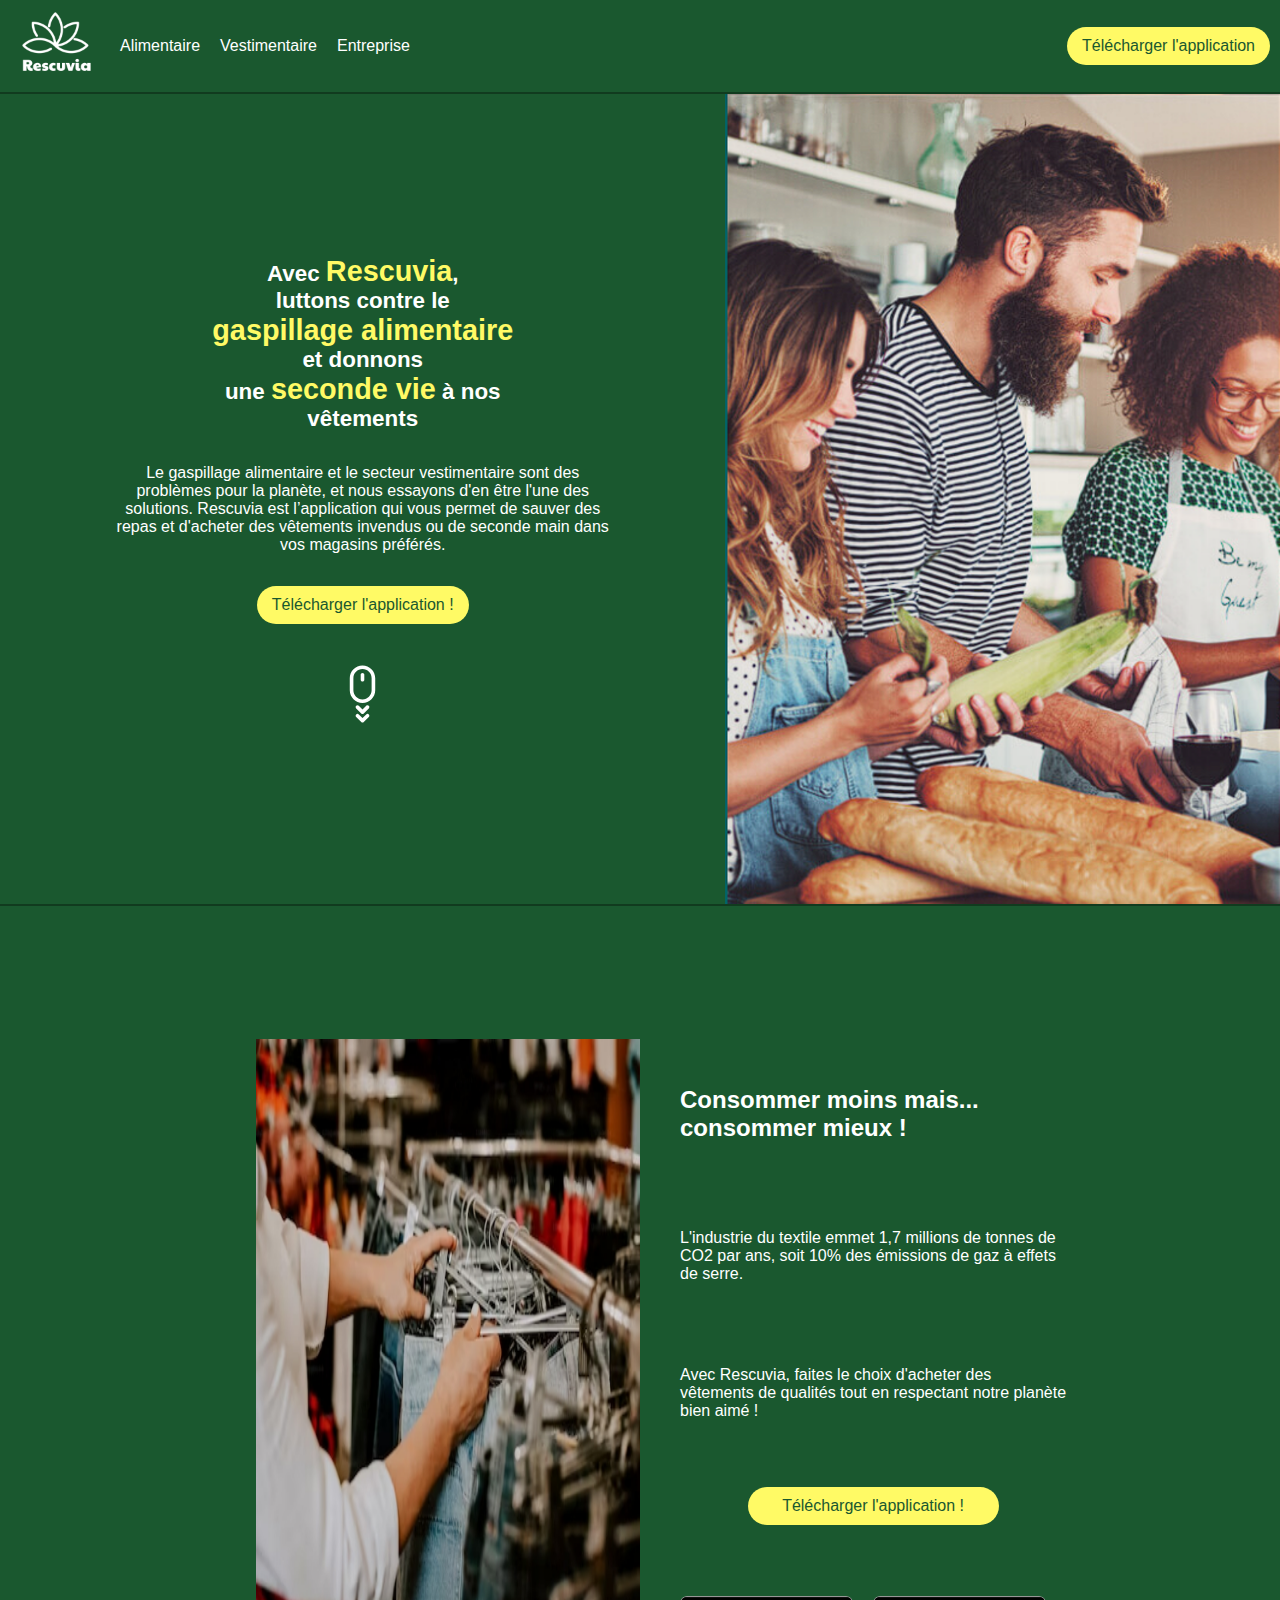
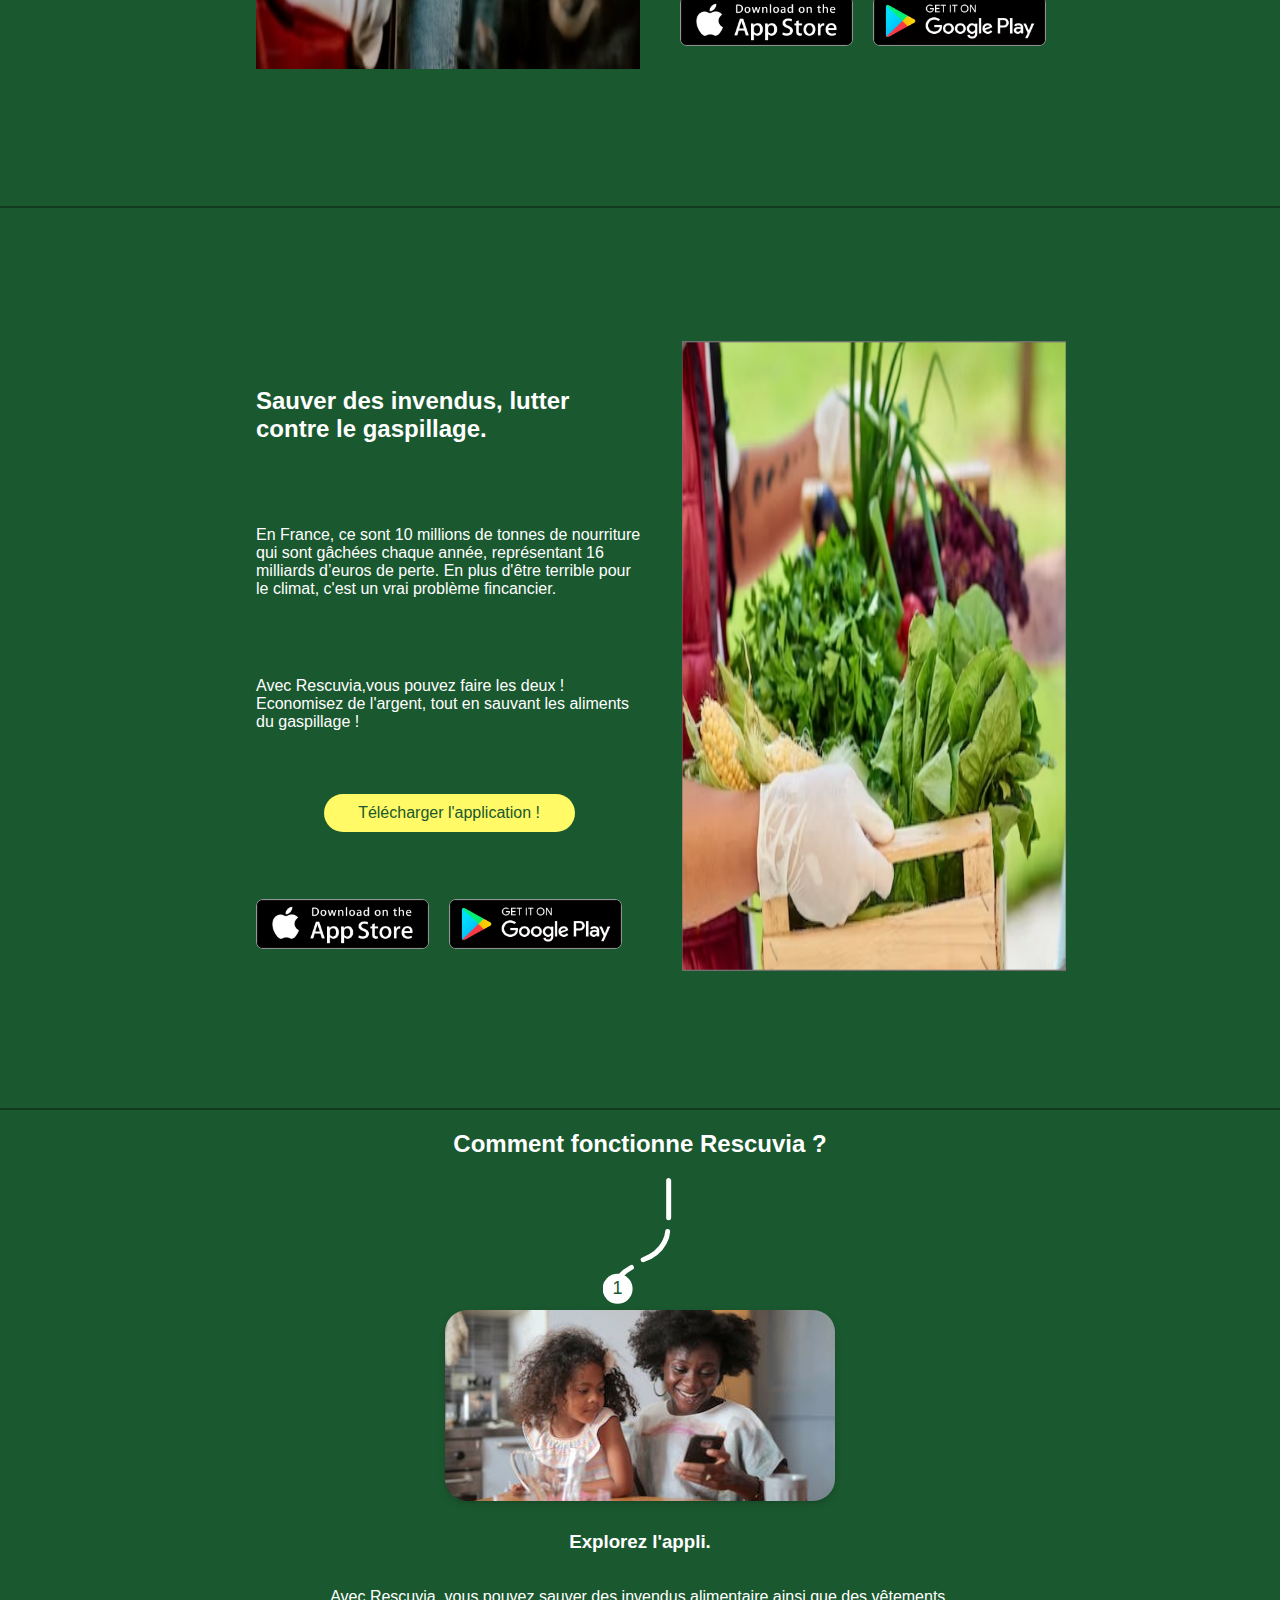
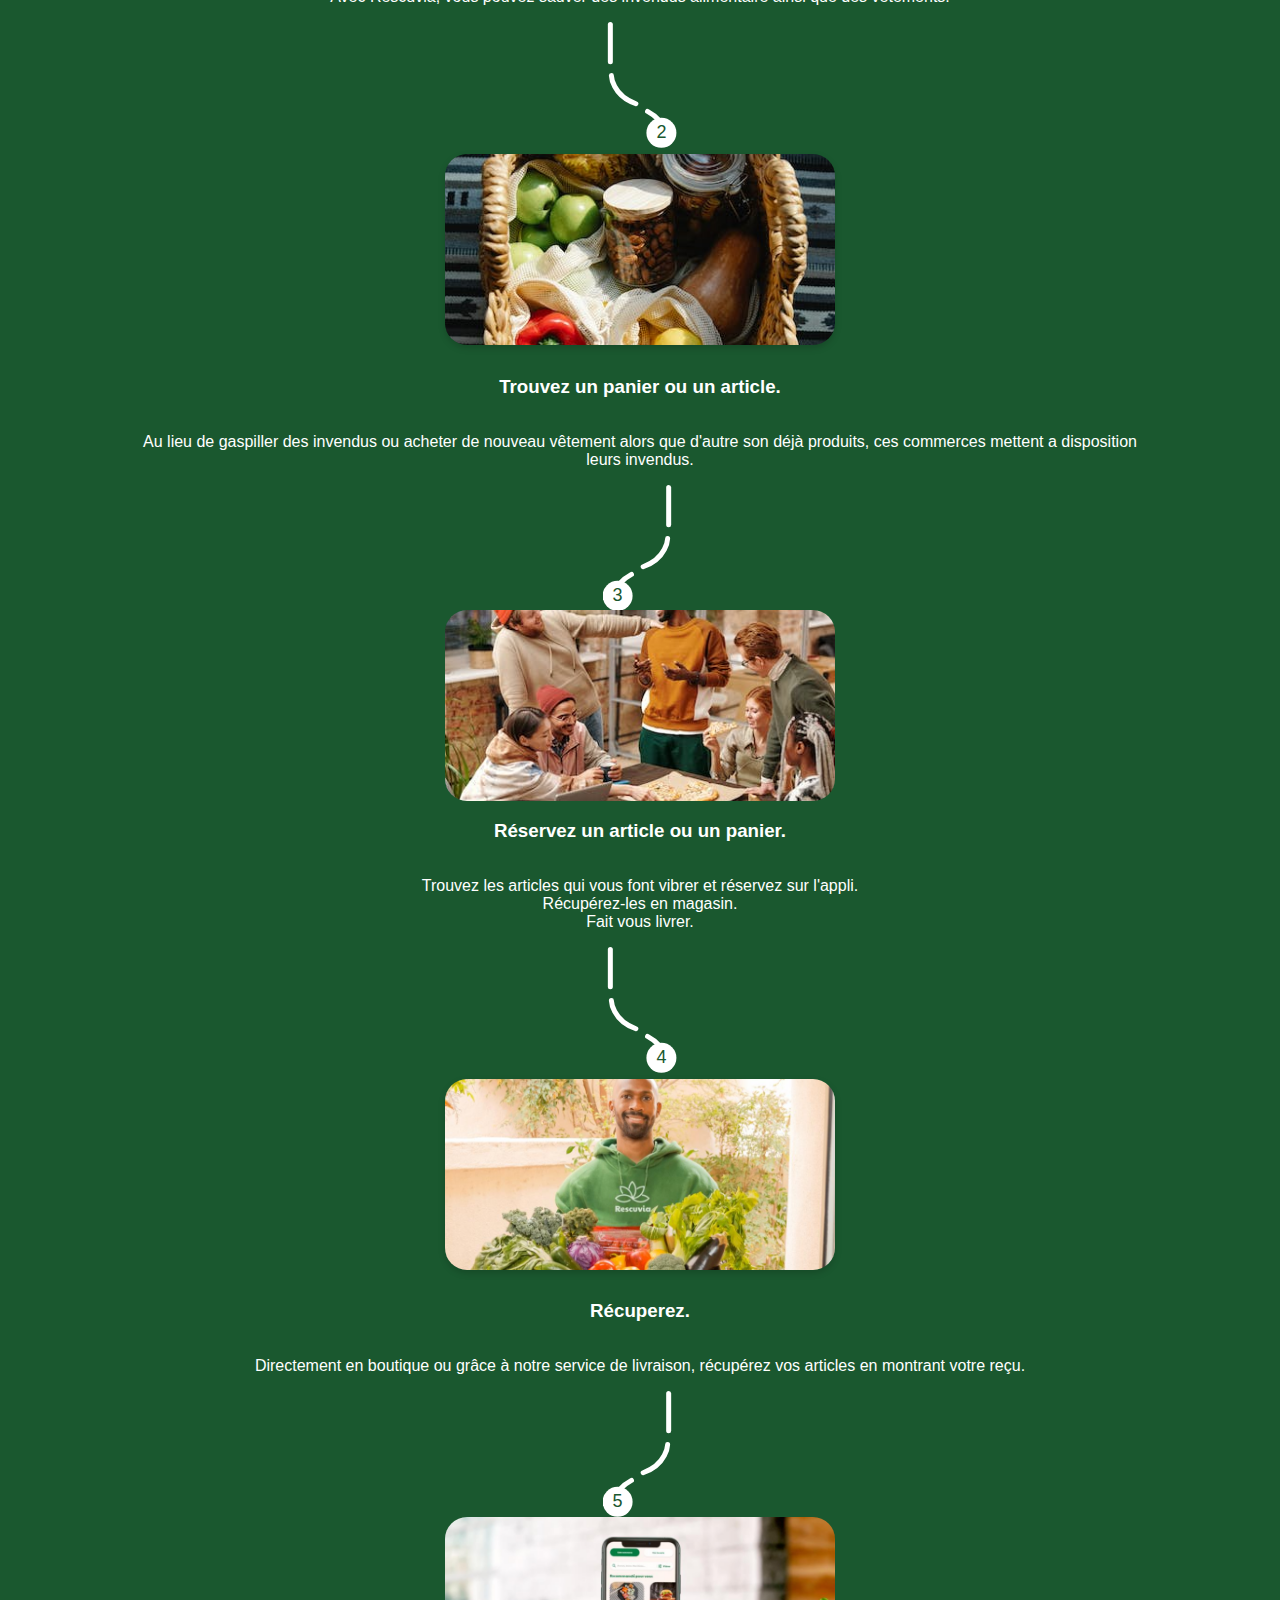
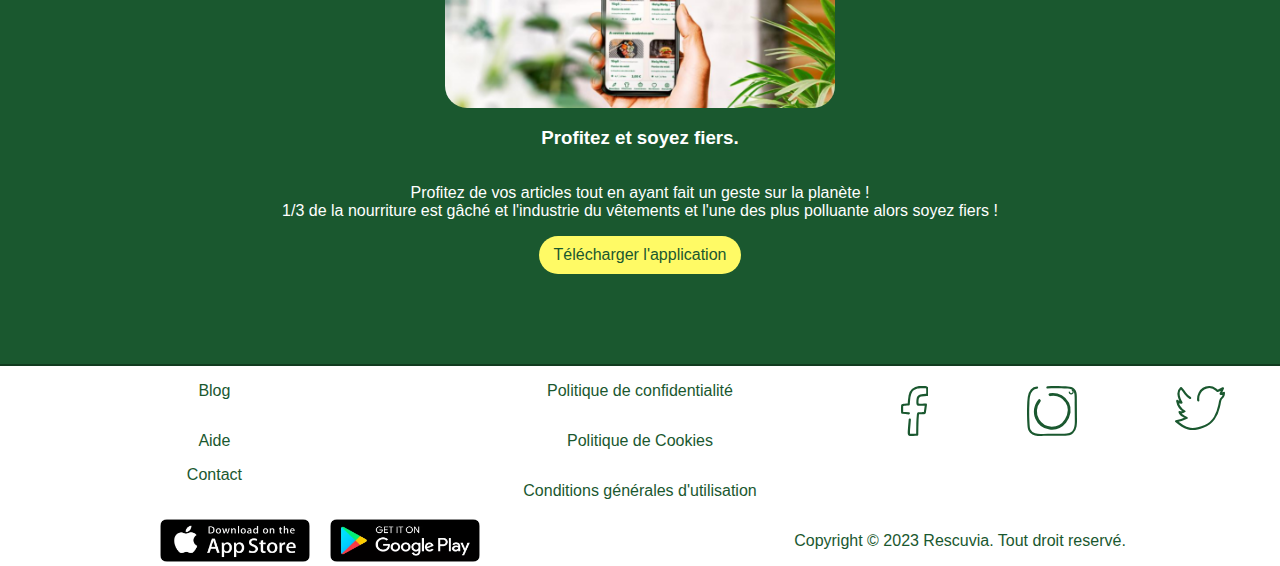
<file: index.html>
<!DOCTYPE html>
<html lang="fr">
  <head>
    <meta charset="UTF-8" />
    <meta name="viewport" content="width=device-width, initial-scale=1.0" />
    <link rel="stylesheet" href="homepage.css" />
    <link rel="icon" type="image/x-icon" href="/assets/nouveau-projet-3.ico" />
    <title>Accueil - Rescuvia</title>
    <meta
      name="description"
      content="Avec Rescuvia, luttez contre le gaspillage alimentaire et vestimentaire tout en économisant votre argent." />
    <meta name="robots" content="index" />
  </head>

  <body>
    <header>
      <nav>
        <div class="logo-container">
          <div class="logo">
            <a href="/index.html">
              <img src="./assets/image1.svg" alt="Logo" class="nav-logo" />
            </a>
          </div>
          <div class="links">
            <a href="/alimentaire.html">Alimentaire</a>
            <a href="/vestimentaire.html">Vestimentaire</a>
            <a href="/entreprise.html">Entreprise</a>
          </div>
        </div>
        <a href="#" class="button-default">Télécharger l'application</a>
      </nav>
    </header>
    <main>
      <div class="homepage-first-container">
        <div class="txt">
          <h1 class="main-txt">
            Avec <span class="highlight">Rescuvia</span>,<br />luttons contre
            le<br />
            <span class="highlight">gaspillage alimentaire</span><br />
            et donnons<br />
            une <span class="highlight">seconde vie</span> à nos vêtements
          </h1>
          <p class="second-txt">
            Le gaspillage alimentaire et le secteur vestimentaire sont des
            problèmes pour la planète, et nous essayons d'en être l'une des
            solutions. Rescuvia est l’application qui vous permet de sauver des
            repas et d'acheter des vêtements invendus ou de seconde main dans
            vos magasins préférés.
          </p>
          <button class="button-default">Télécharger l'application !</button>

          <div class="icon">
            <svg
              class="scroll-icon"
              version="1.1"
              xmlns="http://www.w3.org/2000/svg"
              xmlns:xlink="http://www.w3.org/1999/xlink"
              x="0px"
              y="0px"
              viewBox="0 0 100 125"
              style="enable-background: new 0 0 100 125"
              xml:space="preserve">
              <g></g>
              <g>
                <g>
                  <path
                    d="M50,2.5c-11.7,0-21.2,9.5-21.2,21.2v20.2c0,11.7,9.5,21.2,21.2,21.2s21.2-9.5,21.2-21.2V23.7C71.2,12,61.7,2.5,50,2.5z
			                M65.2,43.9c0,8.4-6.8,15.2-15.2,15.2s-15.2-6.8-15.2-15.2V23.7c0-8.4,6.8-15.2,15.2-15.2s15.2,6.8,15.2,15.2V43.9z" />
                  <path
                    d="M50,15.1c-1.7,0-3,1.3-3,3v8.1c0,1.7,1.3,3,3,3s3-1.3,3-3v-8.1C53,16.5,51.7,15.1,50,15.1z" />
                  <path
                    d="M56.2,69.6L50,75.9l-6.2-6.2c-1.2-1.2-3.1-1.2-4.3,0s-1.2,3.1,0,4.3l8.4,8.4c0.6,0.6,1.4,0.9,2.1,0.9s1.5-0.3,2.1-0.9
			              l8.4-8.4c1.2-1.2,1.2-3.1,0-4.3S57.4,68.5,56.2,69.6z" />
                  <path
                    d="M56.2,84L50,90.2L43.8,84c-1.2-1.2-3.1-1.2-4.3,0s-1.2,3.1,0,4.3l8.4,8.4c0.6,0.6,1.4,0.9,2.1,0.9s1.5-0.3,2.1-0.9
			              l8.4-8.4c1.2-1.2,1.2-3.1,0-4.3C59.3,82.8,57.4,82.8,56.2,84z" />
                </g>
              </g>
            </svg>
          </div>
        </div>
        <div class="img">
          <img
            src="assets/Image-2.webp"
            alt="Un groupe de personnes qui cuisinent." />
        </div>
      </div>
      <div class="homepage-second-container">
        <div class="center-container">
          <div class="txt">
            <h2>Consommer moins mais... consommer mieux !</h2>
            <p>
              L'industrie du textile emmet 1,7 millions de tonnes de CO2 par
              ans, soit 10% des émissions de gaz à effets de serre.
            </p>
            <p>
              Avec Rescuvia, faites le choix d'acheter des vêtements de qualités
              tout en respectant notre planète bien aimé !
            </p>
            <button class="button-default">Télécharger l'application !</button>
            <div class="app-download-container">
              <img src="assets/appstore.webp" alt="Logo app store" />
              <img src="assets/googleplay.webp" alt="Logo google play store" />
            </div>
          </div>
          <div class="img">
            <img
              src="assets/image-230ejN-e8-transformed.webp"
              class="fadeIn show"
              alt="Des vêtements sur un porte vêtements." />
          </div>
        </div>
      </div>
      <div class="homepage-third-container">
        <div class="center-container">
          <div class="txt">
            <h2>Sauver des invendus, lutter contre le gaspillage.</h2>
            <p>
              En France, ce sont 10 millions de tonnes de nourriture qui sont
              gâchées chaque année, représentant 16 milliards d’euros de perte.
              En plus d'être terrible pour le climat, c'est un vrai problème
              fincancier.
            </p>
            <p>
              Avec Rescuvia,vous pouvez faire les deux ! Economisez de l'argent,
              tout en sauvant les aliments du gaspillage !
            </p>
            <button class="button-default">Télécharger l'application !</button>
            <div class="app-download-container">
              <img src="assets/appstore.webp" alt="Logo app store" />
              <img src="assets/googleplay.webp" alt="Logo google play store" />
            </div>
          </div>
          <div class="img">
            <img
              src="assets/image-JtBO7D6gv-transformed.webp"
              class="fadeIn show"
              alt="Des legumes dans une cagette." />
          </div>
        </div>
      </div>
      <div class="homepage-fourth-container"></div>
      <div class="homepage-fith-container">
        <div class="guide-container">
          <h2>Comment fonctionne Rescuvia ?</h2>
          <div class="guide-card">
            <svg
              xmlns="http://www.w3.org/2000/svg"
              width="73.03"
              height="125.914"
              viewBox="0 0 73.03 125.914">
              <g data-name="Groupe 33" transform="translate(4.007 2.5)">
                <line
                  data-name="Ligne 7"
                  y2="37.331"
                  transform="translate(61.678 0)"
                  fill="none"
                  stroke="#fff"
                  stroke-linecap="round"
                  stroke-width="5" />
                <path
                  data-name="Tracé 6"
                  d="M0,0S12.443,15.418,0,37.327"
                  transform="translate(60.634 51.093) rotate(41)"
                  fill="none"
                  stroke="#fff"
                  stroke-linecap="round"
                  stroke-width="5" />
                <path
                  data-name="Tracé 7"
                  d="M0,0S12.443,15.418,0,37.327"
                  transform="matrix(-0.848, -0.53, 0.53, -0.848, 4.69, 118.57)"
                  fill="none"
                  stroke="#fff"
                  stroke-linecap="round"
                  stroke-width="5" />
              </g>
              <g class="chiffre-reverse">
                <circle cx="36.515" cy="125.914" r="15" />
                <text x="36.515" y="125.914" dy="5" text-anchor="middle">
                  1
                </text>
              </g>
            </svg>
            <img
              src="assets/NoPath_-_Copie_53.webp"
              alt="Explorez l'appli avec Rescuvia, sauvez des invendus alimentaires et des vêtements." />
            <h3>Explorez l'appli.</h3>
            <p>
              Avec Rescuvia, vous pouvez sauver des invendus alimentaire ainsi
              que des vêtements.
            </p>
          </div>
          <div class="guide-card">
            <svg
              xmlns="http://www.w3.org/2000/svg"
              width="73.03"
              height="125.914"
              viewBox="0 0 73.03 125.914">
              <g
                class="groupe32"
                data-name="Groupe 32"
                transform="translate(4.215 2.5)">
                <line
                  data-name="Ligne 8"
                  y2="37.331"
                  transform="translate(3.129)"
                  fill="none"
                  stroke="#fff"
                  stroke-linecap="round"
                  stroke-width="5" />
                <path
                  data-name="Tracé 8"
                  d="M0,37.328S12.443,21.91,0,0"
                  transform="translate(28.663 79.265) rotate(139)"
                  fill="none"
                  stroke="#fff"
                  stroke-linecap="round"
                  stroke-width="5" />
                <path
                  data-name="Tracé 9"
                  d="M0,37.328S12.443,21.91,0,0"
                  transform="matrix(0.848, -0.53, 0.53, 0.848, 40.337, 86.914)"
                  fill="none"
                  stroke="#fff"
                  stroke-linecap="round"
                  stroke-width="5" />
              </g>
              <g class="chiffre">
                <circle cx="36.515" cy="125.914" r="15" />
                <text x="36.515" y="125.914" dy="5" text-anchor="middle">
                  2
                </text>
              </g>
            </svg>

            <img
              src="assets/NoPath_-_Copie_54.webp"
              alt="Trouvez un panier ou un article, évitez le gaspillage et soutenez les commerces responsables." />
            <h3>Trouvez un panier ou un article.</h3>
            <p>
              Au lieu de gaspiller des invendus ou acheter de nouveau vêtement
              alors que d'autre son déjà produits, ces commerces mettent a
              disposition leurs invendus.
            </p>
          </div>
          <div class="guide-card">
            <svg
              xmlns="http://www.w3.org/2000/svg"
              width="73.03"
              height="125.914"
              viewBox="0 0 73.03 125.914">
              <g data-name="Groupe 33" transform="translate(4.007 2.5)">
                <line
                  data-name="Ligne 7"
                  y2="37.331"
                  transform="translate(61.678 0)"
                  fill="none"
                  stroke="#fff"
                  stroke-linecap="round"
                  stroke-width="5" />
                <path
                  data-name="Tracé 6"
                  d="M0,0S12.443,15.418,0,37.327"
                  transform="translate(60.634 51.093) rotate(41)"
                  fill="none"
                  stroke="#fff"
                  stroke-linecap="round"
                  stroke-width="5" />
                <path
                  data-name="Tracé 7"
                  d="M0,0S12.443,15.418,0,37.327"
                  transform="matrix(-0.848, -0.53, 0.53, -0.848, 4.69, 118.57)"
                  fill="none"
                  stroke="#fff"
                  stroke-linecap="round"
                  stroke-width="5" />
              </g>
              <g class="chiffre-reverse">
                <circle cx="36.515" cy="125.914" r="15" />
                <text x="36.515" y="125.914" dy="5" text-anchor="middle">
                  3
                </text>
              </g>
            </svg>
            <img
              src="assets/NoPath_-_Copie_58.webp"
              alt="Réservez un article ou un panier sur l'appli Rescuvia, découvrez des articles qui vous inspirent." />
            <h3>Réservez un article ou un panier.</h3>
            <p>
              Trouvez les articles qui vous font vibrer et réservez sur l'appli.
              <br />
              Récupérez-les en magasin. <br />
              Fait vous livrer.
            </p>
          </div>
          <div class="guide-card">
            <svg
              xmlns="http://www.w3.org/2000/svg"
              width="73.03"
              height="125.914"
              viewBox="0 0 73.03 125.914">
              <g
                class="groupe32"
                data-name="Groupe 32"
                transform="translate(4.215 2.5)">
                <line
                  data-name="Ligne 8"
                  y2="37.331"
                  transform="translate(3.129)"
                  fill="none"
                  stroke="#fff"
                  stroke-linecap="round"
                  stroke-width="5" />
                <path
                  data-name="Tracé 8"
                  d="M0,37.328S12.443,21.91,0,0"
                  transform="translate(28.663 79.265) rotate(139)"
                  fill="none"
                  stroke="#fff"
                  stroke-linecap="round"
                  stroke-width="5" />
                <path
                  data-name="Tracé 9"
                  d="M0,37.328S12.443,21.91,0,0"
                  transform="matrix(0.848, -0.53, 0.53, 0.848, 40.337, 86.914)"
                  fill="none"
                  stroke="#fff"
                  stroke-linecap="round"
                  stroke-width="5" />
              </g>
              <g class="chiffre">
                <circle cx="36.515" cy="125.914" r="15" />
                <text x="36.515" y="125.914" dy="5" text-anchor="middle">
                  4
                </text>
              </g>
            </svg>

            <img
              src="assets/NoPath_-_Copie_60.webp"
              alt="Récupérez vos articles en magasin ou faites-vous livrer grâce à Rescuvia." />
            <h3>Récuperez.</h3>
            <p>
              Directement en boutique ou grâce à notre service de livraison,
              récupérez vos articles en montrant votre reçu.
            </p>
          </div>
          <div class="guide-card">
            <svg
              xmlns="http://www.w3.org/2000/svg"
              width="73.03"
              height="125.914"
              viewBox="0 0 73.03 125.914">
              <g data-name="Groupe 33" transform="translate(4.007 2.5)">
                <line
                  data-name="Ligne 7"
                  y2="37.331"
                  transform="translate(61.678 0)"
                  fill="none"
                  stroke="#fff"
                  stroke-linecap="round"
                  stroke-width="5" />
                <path
                  data-name="Tracé 6"
                  d="M0,0S12.443,15.418,0,37.327"
                  transform="translate(60.634 51.093) rotate(41)"
                  fill="none"
                  stroke="#fff"
                  stroke-linecap="round"
                  stroke-width="5" />
                <path
                  data-name="Tracé 7"
                  d="M0,0S12.443,15.418,0,37.327"
                  transform="matrix(-0.848, -0.53, 0.53, -0.848, 4.69, 118.57)"
                  fill="none"
                  stroke="#fff"
                  stroke-linecap="round"
                  stroke-width="5" />
              </g>
              <g class="chiffre-reverse">
                <circle cx="36.515" cy="125.914" r="15" />
                <text x="36.515" y="125.914" dy="5" text-anchor="middle">
                  5
                </text>
              </g>
            </svg>
            <img
              src="assets/NoPath_-_Copie_84.webp"
              alt="Profitez de vos articles tout en contribuant à la réduction du gaspillage alimentaire et à la protection de l'environnement." />
            <h3>Profitez et soyez fiers.</h3>
            <p>
              Profitez de vos articles tout en ayant fait un geste sur la
              planète !<br />
              1/3 de la nourriture est gâché et l'industrie du vêtements et
              l'une des plus polluante alors soyez fiers !
            </p>
          </div>
          <a href="#" class="button-default">Télécharger l'application</a>
        </div>
      </div>
    </main>
    <footer>
      <div class="footer-layer1">
        <div class="layer1-1">
          <p>Blog</p>
          <p>Aide</p>
          <a href="/form-contact.html">Contact</a>
        </div>

        <div class="layer1-2">
          <p>Politique de confidentialité</p>
          <p>Politique de Cookies</p>
          <p>Conditions générales d'utilisation</p>
        </div>
        <div class="layer1-3">
          <svg
            xmlns="http://www.w3.org/2000/svg"
            width="27.433"
            height="50"
            viewBox="0 0 27.433 50">
            <path
              d="M17.826,28.884a34.869,34.869,0,0,0-6.939-.694l1.1,1.1c-.116-2.255-.116-4.51-.058-6.765,0-.752-.116.231-.289-.058,0,.058.578-.058.636-.058.578-.058,1.156-.058,1.735-.116,1.156-.058,2.313-.173,3.412-.231a1.137,1.137,0,0,0,1.1-1.1c.173-2.371.347-4.8.636-7.112a12.717,12.717,0,0,1,1.908-5.609c2.718-3.874,8.211-3.7,12.374-3.412.347,0,1.272-.058,1.446.231.058.116,0,.578.058.752V6.8c.058,1.5,0,3.007-.058,4.51l1.1-1.1a21.242,21.242,0,0,0-7.17.867,4.848,4.848,0,0,0-2.6,1.793,6.615,6.615,0,0,0-.983,3.123,20.431,20.431,0,0,0-.116,3.759c.058,1.214.4,2.255,1.793,2.429a43.959,43.959,0,0,0,7.806.058L33.67,20.846c-.347,2.486-.694,4.915-1.041,7.4,0,.116-.058.231-.058.347,0,.289-.116.058.058.116-.694-.116.173-.058.058-.116H32.34c-.636,0-1.33.058-1.966.058-.578,0-1.156,0-1.735.058a5.042,5.042,0,0,0-1.85.173c-1.1.463-1.1,1.735-1.214,2.718l-.347,3.816C25.054,37.847,25,40.333,25,42.762c-.058,2.776-.058,5.609-.116,8.385l1.1-1.1-6.592.173c-.116,0-.636.058-.636.058.116.116,0,0,0-.116v-1.33c0-.925,0-1.85.058-2.776.173-3.3.636-6.592.81-9.888.058-1.388-2.14-1.388-2.2,0-.231,3.816-.81,7.517-.925,11.276-.058,1.735-.463,4.8,1.966,5.031,1.156.116,2.371-.058,3.527-.058,1.33-.058,2.6-.058,3.932-.116a1.1,1.1,0,0,0,1.1-1.1c.058-4.857.058-9.657.289-14.514.058-1.156.116-2.371.231-3.527.058-.636.116-1.214.173-1.85,0-.058.058-.752,0-.52-.058.173-.058.058.173.058h.578c1.214,0,2.486-.058,3.7-.058a2.178,2.178,0,0,0,2.371-1.33,6.853,6.853,0,0,0,.289-1.85c.116-.636.173-1.33.289-1.966.173-1.388.4-2.776.578-4.163.116-.636-.289-1.446-1.041-1.388-2.082.116-4.163.116-6.187.058a4.376,4.376,0,0,1-.867-.058c-.116,0-.52-.058-.578-.058-.173-.058-.058.058.289.289v-.289c0-.231-.058-.578-.058-.81a17.892,17.892,0,0,1,.116-3.065,3.821,3.821,0,0,1,.81-2.255,4.331,4.331,0,0,1,2.024-.925,24.241,24.241,0,0,1,5.782-.578,1.137,1.137,0,0,0,1.1-1.1c.058-1.5.116-3.007.058-4.51,0-1.272.116-2.891-1.1-3.643-1.1-.636-2.718-.52-3.932-.578a28.621,28.621,0,0,0-4.452.058,12.916,12.916,0,0,0-7,2.833,11.137,11.137,0,0,0-3.3,6.361,81.656,81.656,0,0,0-.983,9.136l1.1-1.1c-1.446.116-2.891.173-4.279.289-1.1.058-2.6-.058-3.18,1.1a6.1,6.1,0,0,0-.231,1.793c0,.636-.058,1.33-.058,1.966,0,1.388,0,2.833.116,4.221a1.1,1.1,0,0,0,1.1,1.1,33.376,33.376,0,0,1,6.361.578C18.635,31.255,19.214,29.173,17.826,28.884Z"
              transform="translate(-9.73 -2.516)"
              fill="#1a582f" />
          </svg>
          <svg
            xmlns="http://www.w3.org/2000/svg"
            width="50"
            height="50"
            viewBox="0 0 50 50">
            <g transform="translate(-3.854 -4)">
              <path
                data-name="Tracé 27"
                d="M24.265,6.479c3.688-.176,7.318-.352,11.006-.176,1.932.059,3.864.176,5.854.235,2.283.059,4.683-.059,6.85.821s3.1,2.815,3.337,4.985a79.133,79.133,0,0,1,.176,8.329c.058,5.924.117,11.789.176,17.713.058,4.575-.293,10.968-5.562,12.669-2.517.821-5.327.587-7.962.587-2.986.059-5.971.059-9.016.117-2.927.059-5.913.059-8.84.117-2.751.059-5.62.235-8.313-.586a7.218,7.218,0,0,1-4.8-3.93,14.48,14.48,0,0,1-.644-3.871c-.117-1.466-.176-2.874-.234-4.34a165.762,165.762,0,0,1,0-17.889c.234-4.692.293-10.968,4.8-13.724a6.094,6.094,0,0,1,2.869-.88,1.116,1.116,0,0,0,0-2.229A8.635,8.635,0,0,0,7.639,7.594a14.462,14.462,0,0,0-3.044,7.449,80.1,80.1,0,0,0-.644,9.15c-.117,3.167-.117,6.393-.059,9.56s.176,6.393.41,9.56c.176,2.757.585,5.4,2.634,7.39,4.215,4.164,11.006,3.226,16.392,3.167,6.322-.059,12.645-.059,18.968-.235,2.751-.059,5.5-.528,7.61-2.4a11.832,11.832,0,0,0,3.513-6.686,47.7,47.7,0,0,0,.41-9.15c0-3.167-.059-6.393-.059-9.56s-.058-6.393-.058-9.56c0-2.639.058-5.4-1.171-7.8C49.906,3.664,43.35,4.368,38.783,4.192c-3.513-.117-7.025-.293-10.6-.117l-3.922.176C22.86,4.368,22.86,6.538,24.265,6.479Z"
                transform="translate(0 0)"
                fill="#1a582f" />
              <path
                data-name="Tracé 28"
                d="M28.254,8.919c.034.034.069.034,0,0,.034.034.069.034.1.069.069.034.1.1.172.172.1.1-.034-.069.034.034l.1.206h0c0,.034.034.069.034.1,0,.069.034.1.034.172h0v.206a1.478,1.478,0,0,1-.309.755c-.034.069-.034.069,0,.034l-.1.1c-.034.069-.1.1-.172.172l-.034.034-.206.1h0c-.034,0-.069.034-.1.034-.069,0-.1.034-.172.034a.126.126,0,0,0-.1.034h-.24c-.034,0-.206-.034-.069,0-.069,0-.137-.034-.206-.034-.034,0-.069-.034-.1-.034h0c-.034-.034-.1-.034-.137-.069-.034,0-.206-.137-.1-.069-.069-.034-.1-.1-.172-.137a.475.475,0,0,1-.1-.137c.1.1-.034-.069-.069-.1-.034-.069-.069-.1-.1-.172-.034-.034,0-.034,0,.034,0-.034-.034-.069-.034-.1-.034-.069-.034-.137-.069-.206h0v-.1a.675.675,0,0,0-.652-.652.652.652,0,0,0-.652.652,2.526,2.526,0,0,0,4.326,1.682,2.9,2.9,0,0,0,.824-1.991,2.457,2.457,0,0,0-1.133-1.888.642.642,0,0,0-.893.24A.7.7,0,0,0,28.254,8.919Z"
                transform="translate(20.675)"
                fill="#1a582f" />
              <path
                data-name="Tracé 29"
                d="M27.354,14.094a15.361,15.361,0,0,1,15.058,6.4,13.168,13.168,0,0,1,2.275,7.432,18.605,18.605,0,0,1-2.9,9.25,15.5,15.5,0,0,1-13.254,7.51A15.116,15.116,0,0,1,15.9,37.337a15.356,15.356,0,0,1,1.333-17.551,1.589,1.589,0,0,0,0-2.134,1.482,1.482,0,0,0-2.117,0c-4.313,5.376-5.725,12.57-2.9,18.974A18.357,18.357,0,0,0,26.334,47.456a18.3,18.3,0,0,0,16.548-6.72,23.078,23.078,0,0,0,4.47-10.357,16.359,16.359,0,0,0-1.49-9.645,17.68,17.68,0,0,0-7.215-7.589,19.661,19.661,0,0,0-12.156-1.977,1.433,1.433,0,0,0-1.02,1.818A1.7,1.7,0,0,0,27.354,14.094Z"
                transform="translate(0)"
                fill="#1a582f" />
            </g>
          </svg>
          <svg
            xmlns="http://www.w3.org/2000/svg"
            width="50"
            height="44.014"
            viewBox="0 0 50 44.014">
            <path
              d="M26.806,18.711A11.228,11.228,0,0,1,31.887,7.855a9.5,9.5,0,0,1,11.261,1.27,3.671,3.671,0,0,0,1.559,1.1,2.783,2.783,0,0,0,2.021-.346c1.444-.693,2.887-1.5,4.331-2.31l-1.5-1.5-2.425,5.544a1.078,1.078,0,0,0,.924,1.617,7.234,7.234,0,0,0,3.927-.982c-.52-.289-1.1-.635-1.617-.924A6.107,6.107,0,0,1,49.5,14.5c-.635.924-1.559,1.617-2.137,2.6a9.833,9.833,0,0,0-1.039,3.349c-.173.982-.346,2.021-.577,3a38.309,38.309,0,0,1-4.273,11.665,19.626,19.626,0,0,1-9.3,8.142,49.261,49.261,0,0,1-6.988,2.252,18.018,18.018,0,0,1-7.449.635C12.6,45.275,8.326,41.984,4.4,38.808c-.173.577-.346,1.213-.462,1.79a33.16,33.16,0,0,0,10.626-3.407,1.081,1.081,0,0,0,0-1.848c-2.252-1.386-5.544-2.368-6.41-5.14L6.825,31.531a5.974,5.974,0,0,0,5.775-1.1,1.035,1.035,0,0,0-.231-1.675A13.885,13.885,0,0,1,5.785,19c-.52.4-1.039.808-1.617,1.213a11.213,11.213,0,0,0,4.447,1.848,1.1,1.1,0,0,0,1.213-1.617c-2.021-3.869-4.793-9.817-.52-13.282H7.749a53.88,53.88,0,0,1,4.216,5.371A19.125,19.125,0,0,0,17.1,17.268c1.155.751,2.252-1.1,1.1-1.848a16.136,16.136,0,0,1-4.678-4.389A47.689,47.689,0,0,0,9.25,5.6a1.154,1.154,0,0,0-1.559,0,8.632,8.632,0,0,0-2.83,7.1c.173,3.176,1.617,6.006,3.061,8.778.4-.52.808-1.039,1.213-1.617a10.68,10.68,0,0,1-3.927-1.617c-.866-.577-1.732.4-1.617,1.213a15.991,15.991,0,0,0,7.565,11.03c-.058-.577-.173-1.155-.231-1.675a3.882,3.882,0,0,1-3.638.52,1.091,1.091,0,0,0-1.328,1.328c1.039,3.58,4.562,4.678,7.392,6.468V35.285A31.25,31.25,0,0,1,3.244,38.461a1.065,1.065,0,0,0-.462,1.79c3.811,3.061,7.8,6.179,12.589,7.507,5.14,1.444,10.51-.058,15.419-1.79a23.947,23.947,0,0,0,6.641-3.349,22.175,22.175,0,0,0,4.62-4.678A33.456,33.456,0,0,0,47.306,25.93c.289-1.213.577-2.425.808-3.638a16.569,16.569,0,0,1,.808-3.811c.577-1.213,1.79-2.021,2.483-3.176a7.684,7.684,0,0,0,1.039-4.042,1.09,1.09,0,0,0-1.617-.924,5.283,5.283,0,0,1-2.83.693c.289.52.635,1.1.924,1.617L51.349,7.1a1.112,1.112,0,0,0-1.5-1.5c-1.27.693-2.6,1.386-3.869,2.079a1.79,1.79,0,0,1-.751.346c-.231,0-.346-.231-.52-.346a14.86,14.86,0,0,0-1.386-1.213,11.762,11.762,0,0,0-6.295-2.137A11.937,11.937,0,0,0,26,11.031a14,14,0,0,0-1.444,7.623,1.136,1.136,0,0,0,1.1,1.1A1.034,1.034,0,0,0,26.806,18.711Z"
              transform="translate(-2.451 -4.324)"
              fill="#1a582f" />
          </svg>
        </div>
      </div>
      <div class="footer-layer2">
        <div class="footer-download-container">
          <img src="assets/appstore.webp" alt="Logo app store" />
          <img src="assets/googleplay.webp" alt="Logo google play store" />
        </div>
        <div class="copyright">
          <p>Copyright © 2023 Rescuvia. Tout droit reservé.</p>
        </div>
      </div>
    </footer>
  </body>
</html>
</file>
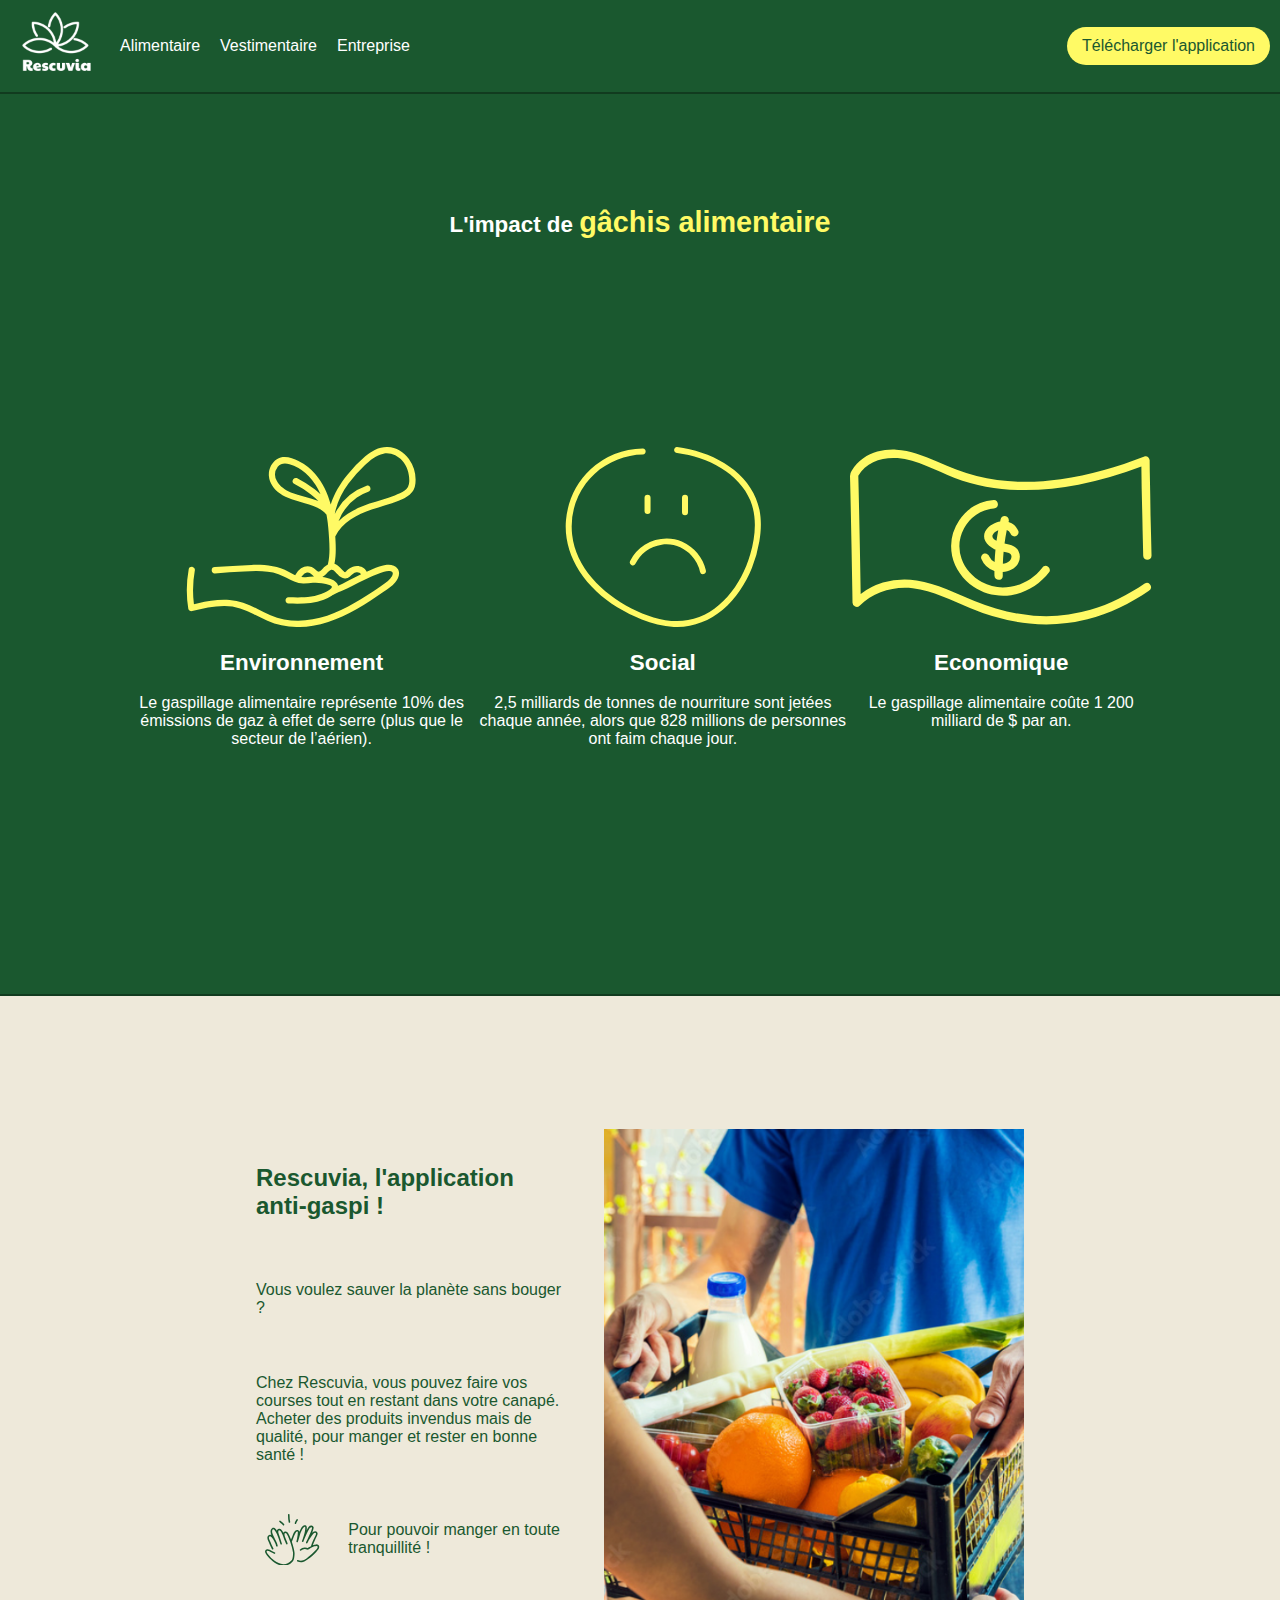
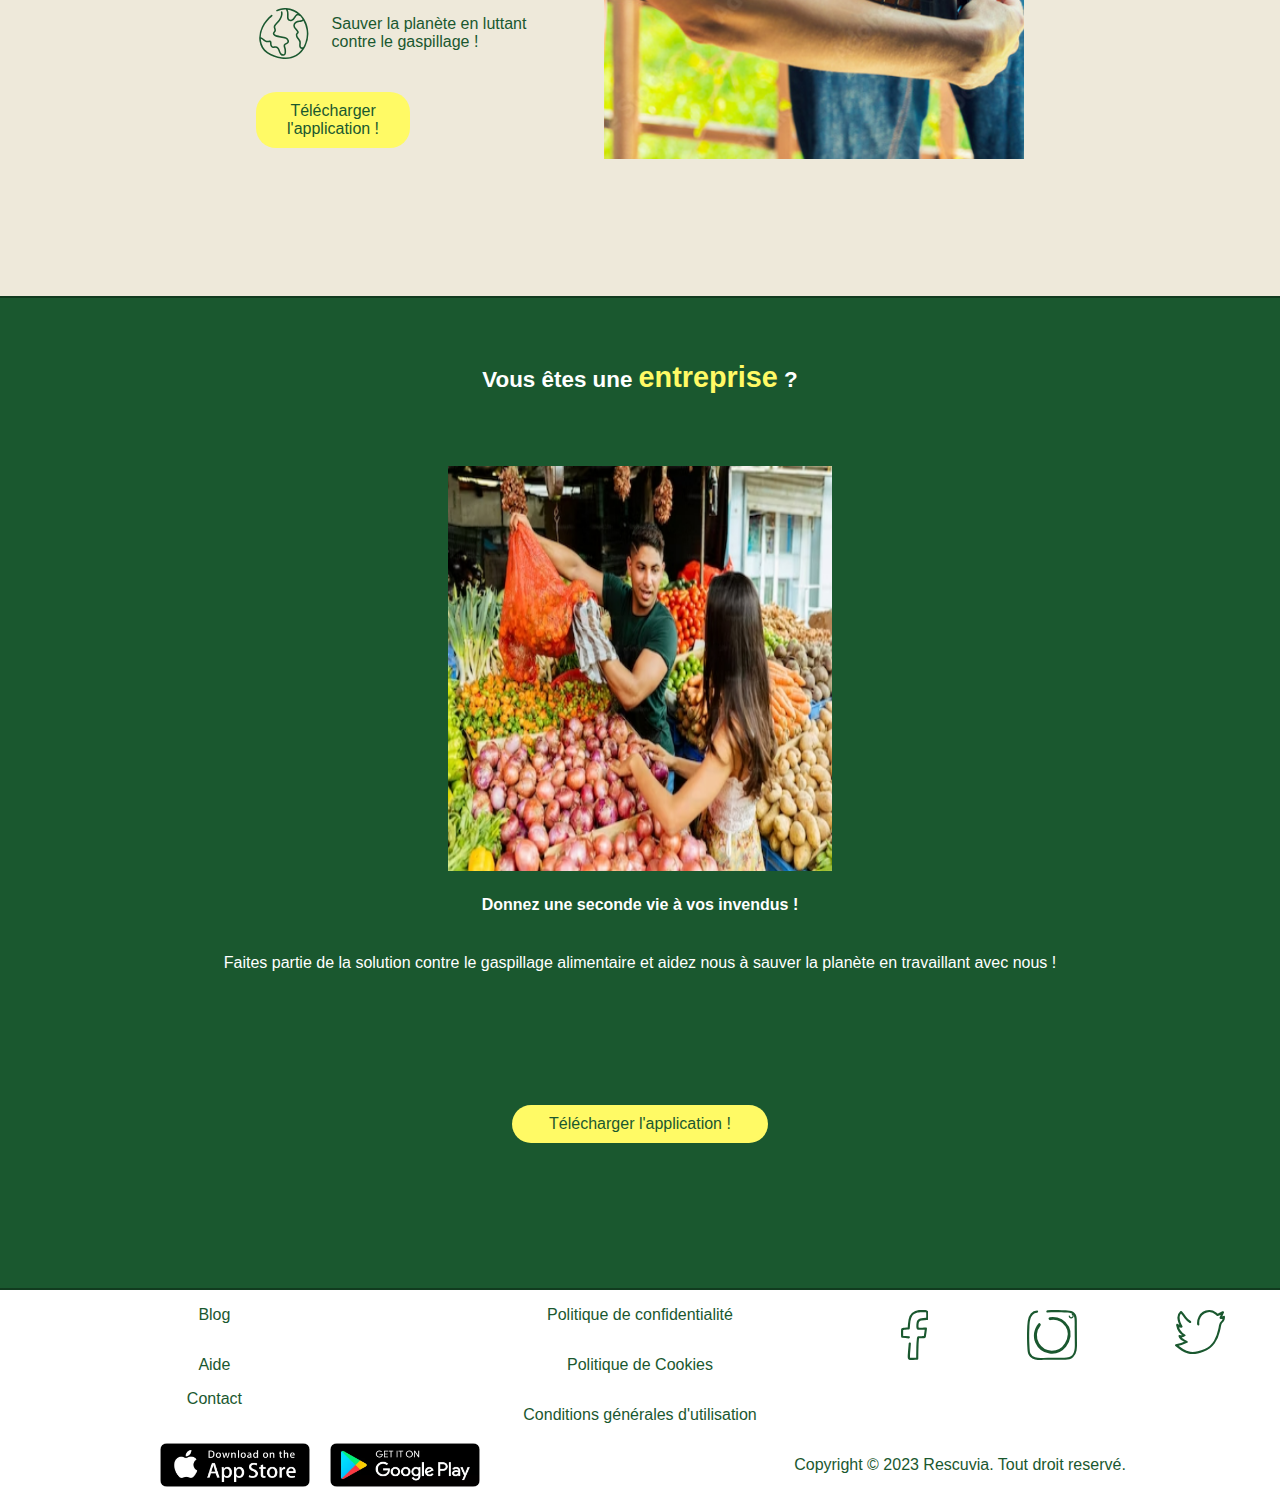
<file: alimentaire.html>
<!DOCTYPE html>
<html lang="fr">
  <head>
    <meta charset="UTF-8" />
    <meta name="viewport" content="width=device-width, initial-scale=1.0" />
    <link rel="stylesheet" href="alimentaire.css" />
    <link rel="icon" type="image/x-icon" href="/assets/nouveau-projet-3.ico" />
    <title>Alimentaire - Rescuvia</title>
    <meta
      name="description"
      content="Avec Rescuvia, luttez contre le gaspillage alimentaire tout en économisant votre argent." />
    <meta name="robots" content="index" />
  </head>

  <body>
    <header>
      <nav>
        <div class="logo-container">
          <div class="logo">
            <a href="/index.html">
              <img src="./assets/image1.svg" alt="Logo" class="nav-logo" />
            </a>
          </div>
          <div class="links">
            <a href="/alimentaire.html">Alimentaire</a>
            <a href="/vestimentaire.html">Vestimentaire</a>
            <a href="/entreprise.html">Entreprise</a>
          </div>
        </div>
        <a href="#" class="button-default">Télécharger l'application</a>
      </nav>
    </header>
    <main>
      <div class="alimentaire-first-container">
        <h1 class="center-txt main-txt">
          L'impact de <span class="highlight">gâchis alimentaire</span>
        </h1>
        <div class="icon-txt-container">
          <div class="card">
            <svg
              xmlns="http://www.w3.org/2000/svg"
              width="272.425"
              height="214.293"
              viewBox="0 0 272.425 214.293">
              <path
                id="Tracé_10"
                data-name="Tracé 10"
                d="M273.94,42.989c-5.943-8.139-15.165-13.826-25.38-14.2-10.065-.376-19.062,4.859-26.569,11.073a159.256,159.256,0,0,0-21.484,22.176C191.946,72.581,184.83,84.5,180.843,97.3c-3.581-13.435-9.433-26.178-18.716-36.754a62.238,62.238,0,0,0-19.633-15.21c-7.763-3.716-17.873-7.041-25.8-1.986-6.469,4.122-10.08,12.261-9.463,19.844.707,8.606,6.093,15.737,12.833,20.777,8.726,6.5,19.573,8.831,29.864,11.614,9.328,2.512,18.9,5.7,25.441,13.224a2.6,2.6,0,0,0,.421.391c.662,3.475,1.173,6.981,1.58,10.486a.191.191,0,0,0,.015.09v.03h0c.406,3.385.722,6.74.978,10.11h0c.2,2.5.361,4.965.512,7.447.617,10.426,1.1,21.017-1.444,31.218a16.868,16.868,0,0,0-4.258,3.039c-1.715,1.625-4.513,5.988-7.312,5.476-1.143-.211-2.121-1.474-2.934-2.227a15.564,15.564,0,0,0-4.649-3.235,13.882,13.882,0,0,0-12.758,1.61,23.539,23.539,0,0,0-7.056,8.094c-2.678-1.264-5.236-2.8-7.853-4.182-13.661-7.221-29.081-8.56-44.276-8.034-7.372.256-14.714.858-22.07,1.279-7.131.421-14.262.8-21.378,1.369a3.863,3.863,0,0,0-3.761,3.761c0,1.911,1.73,3.942,3.761,3.761,11.569-.948,23.184-1.444,34.768-2.2,13.706-.888,27.863-1.324,41.057,3.054,6.62,2.2,12.307,6.244,18.716,8.891a28.969,28.969,0,0,0,10.682,2.257c3.9.075,7.748-.6,11.63-.842a48.911,48.911,0,0,1,10.486.436,36.087,36.087,0,0,1,9.794,2.588c.587.286,1.745.812,2.031,1.444.436.963-.632,1.956-1.249,2.573a13.4,13.4,0,0,1-1.2,1.053c-.03.015-.045.03-.075.045a5.66,5.66,0,0,0-.466.376,35.961,35.961,0,0,1-6.048,3.415c-13,6.168-28.3,5.642-42.321,5.281-4.844-.12-4.844,7.4,0,7.522,13.961.361,28.69.617,41.914-4.5a50.587,50.587,0,0,0,9.463-4.739c.421-.271.827-.557,1.249-.858l.135-.09c2.828-1.971,6.334-3.144,9.508-4.468,4.559-1.9,8.921-4.107,13.33-6.349,10.727-5.446,21.409-11.329,32.842-15.21,4.092-1.4,9.207-3.4,13.435-2.2a2.524,2.524,0,0,1,2.166,2.633c0,2.151-1.58,4.3-2.934,5.837-3.581,4.107-8.184,7.041-12.668,10.065-4.95,3.325-9.9,6.635-14.924,9.869-19.979,12.848-41.237,24.478-64.872,28.765a91.234,91.234,0,0,1-34.046.105c-11.3-2.242-21.3-7.432-31.534-12.5-10.622-5.266-21.348-9.583-33.279-10.591-12.577-1.053-25.23,1.113-37.476,3.791-1.67.361-3.325.737-4.995,1.128a129,129,0,0,1,1.008-39.673,3.85,3.85,0,0,0-2.618-4.619c-1.835-.5-4.258.617-4.634,2.618a139.988,139.988,0,0,0-.481,47.255c.331,2.061,2.828,3.054,4.619,2.633,12.668-2.979,25.5-5.973,38.574-5.882a65.038,65.038,0,0,1,18.55,2.708A107.753,107.753,0,0,1,88.8,227.481c10.862,5.326,21.559,11.088,33.5,13.63a100.056,100.056,0,0,0,37.371.376c24.839-4.137,47.376-16.339,68.333-29.819,5.3-3.4,10.531-6.921,15.767-10.441,4.874-3.265,9.975-6.575,13.751-11.133,3.611-4.378,6.695-10.757,3.189-16.158-2.843-4.378-8.32-5.4-13.179-4.844-5.928.677-11.72,2.934-17.2,5.175-2.242.918-4.438,1.881-6.635,2.9-2.678-5.807-10.2-8.3-16.444-5.943a20.137,20.137,0,0,0-5.055,2.843,24.67,24.67,0,0,0-2.151,1.79c-.436.406-1.414,1.79-2,1.941-.737.181-1.595-.782-2.121-1.279-1.219-1.143-2.317-2.392-3.475-3.6-2.031-2.091-4.333-4.137-7.146-5.025,1.851-9.1,1.73-18.49,1.234-27.742-.09-1.58-.181-3.159-.286-4.739h0c8.079-17.346,26.133-26.373,43.389-32.241,10.652-3.626,21.574-6.484,32.075-10.546,4.649-1.805,9.192-3.791,13.044-7.026a20.256,20.256,0,0,0,6.906-13.465,43.006,43.006,0,0,0-7.733-29.157Zm-136.7,29.578A133.362,133.362,0,0,1,156.937,84.9a73.555,73.555,0,0,1,9.192,8.275c-10.351-4.528-22.251-6.153-32.722-10.366-6.68-2.693-13.179-7.056-16.669-13.525a15.507,15.507,0,0,1,1.053-16.94c4.814-6.123,12.878-3.987,19.272-1.264a53.991,53.991,0,0,1,17.647,12.5,71.442,71.442,0,0,1,14.007,21.544c-2.212-2.106-4.574-4.062-6.951-5.913a137.8,137.8,0,0,0-20.732-13.149c-4.288-2.242-8.094,4.243-3.791,6.5ZM151.01,183.7a27.97,27.97,0,0,1-5.16-.135,14.146,14.146,0,0,1,3.22-3.656c2.046-1.565,5.07-2.407,7.312-.812,1.67,1.189,2.949,2.663,4.543,3.806-3.31.135-6.6.6-9.914.8Zm35.024-6.559c2.257,2.166,4.2,4.664,6.755,6.5a8.229,8.229,0,0,0,10.622-.542c2.558-2.181,4.664-4.814,8.229-5.3,1.941-.256,4.543.677,5.326,2.573l-4.152,2.076c-5.958,3.009-11.885,6.123-17.888,9.087-1.7.842-3.49,1.58-5.311,2.332-.993-5.747-8.666-8.38-13.961-9.568-1.58-.361-3.174-.662-4.784-.888a17.761,17.761,0,0,0,3.28-2.181c2.212-1.82,3.972-4.874,6.665-6.033,2.031-.858,3.671.466,5.221,1.941ZM274.316,70.234A13.327,13.327,0,0,1,268.93,80.69c-3.49,2.633-7.778,4.182-11.84,5.672-9.914,3.656-20.13,6.364-30.1,9.794-13.194,4.528-26.87,10.922-36.859,20.867a59.985,59.985,0,0,1,21.89-28.013,55.383,55.383,0,0,1,13.57-6.875c4.559-1.55,2.6-8.816-2-7.252a66.759,66.759,0,0,0-37.9,33.64c2.272-13.089,8.56-25.546,16.323-36.212a169.311,169.311,0,0,1,19.362-21.755c6.274-6.078,13.435-12.156,22.251-13.9,8.41-1.655,16.91,2.257,22.462,8.5,5.913,6.635,8.7,16.278,8.229,25.079Z"
                transform="translate(-9.5 -28.767)"
                fill="#fffa65" />
            </svg>

            <h2 class="main-txt">Environnement</h2>
            <p>
              Le gaspillage alimentaire représente 10% des émissions de gaz à
              effet de serre (plus que le secteur de l’aérien).
            </p>
          </div>
          <div class="card">
            <svg
              id="sad"
              xmlns="http://www.w3.org/2000/svg"
              width="236.564"
              height="218.175"
              viewBox="0 0 236.564 218.175">
              <path
                id="Tracé_15"
                data-name="Tracé 15"
                d="M115.56,68.536V85.9a3.645,3.645,0,1,0,7.289,0V68.536a3.645,3.645,0,1,0-7.289,0Z"
                transform="translate(25.417 -6.98)"
                fill="#fffa65" />
              <path
                id="Tracé_16"
                data-name="Tracé 16"
                d="M84.41,68.536V84.557a3.645,3.645,0,1,0,7.289,0V68.536a3.645,3.645,0,1,0-7.289,0Z"
                transform="translate(11.156 -6.98)"
                fill="#fffa65" />
              <path
                id="Tracé_17"
                data-name="Tracé 17"
                d="M78.954,131.984a43.34,43.34,0,0,1,31.868-23.238c13.485-2.216,27.057,3.4,36.213,13.281a41.506,41.506,0,0,1,10.234,19.754,3.7,3.7,0,0,0,4.49,2.551,3.736,3.736,0,0,0,2.551-4.49c-3.193-15.249-14.389-28.559-28.617-34.769s-31.825-4.825-45.412,3.863A48.81,48.81,0,0,0,72.67,128.31a3.726,3.726,0,0,0,1.312,4.986,3.682,3.682,0,0,0,4.986-1.312h0Z"
                transform="translate(5.576 9.665)"
                fill="#fffa65" />
              <path
                id="Tracé_18"
                data-name="Tracé 18"
                d="M112.265,27.052a96.214,96.214,0,0,0-63.2,25.177c-17.392,15.949-27.932,38.589-29.9,62.016-1.822,21.576,4.476,43.094,16.138,61.2s27.932,32.743,46.053,44.027a178.918,178.918,0,0,0,29.7,14.768c12.421,4.84,25.483,8.31,38.837,8.995,21.926,1.123,42.627-6.706,59.3-20.73,16.022-13.47,27.67-31.679,35.469-50.966a151.517,151.517,0,0,0,8.893-31.723c2.143-12.712,2.741-25.745.16-38.443-3.878-19.127-15.249-35.921-30.294-48.123s-34.769-21.109-54.479-25.5c-4.971-1.108-9.986-1.924-15.03-2.566-1.954-.248-3.645,1.851-3.645,3.645,0,2.172,1.676,3.4,3.645,3.645,18.777,2.376,37.379,8.412,53.532,18.34C222.609,60.131,235.9,73.426,242.7,90.1c8.455,20.774,5.977,44.1-.131,65.18-5.438,18.762-14.622,36.81-27.655,51.447S186.031,231.616,167.2,235c-23.413,4.184-47.9-3.761-68.635-14.214-18.063-9.1-34.682-21.328-47.846-36.752s-21.751-32.772-24-52.1A89.164,89.164,0,0,1,43.266,69.548C56.3,51.675,75.673,40.2,96.754,35.974a85.229,85.229,0,0,1,15.511-1.6c4.68-.058,4.694-7.347,0-7.289h0Z"
                transform="translate(-18.857 -25.166)"
                fill="#fffa65" />
            </svg>

            <h2 class="main-txt">Social</h2>
            <p>
              2,5 milliards de tonnes de nourriture sont jetées chaque année,
              alors que 828 millions de personnes ont faim chaque jour.
            </p>
          </div>
          <div class="card">
            <svg
              id="Groupe_6"
              data-name="Groupe 6"
              xmlns="http://www.w3.org/2000/svg"
              width="301.545"
              height="174.894"
              viewBox="0 0 301.545 174.894">
              <path
                id="Tracé_12"
                data-name="Tracé 12"
                d="M309.871,183.018a4.263,4.263,0,0,1-1.482,5.694C289.64,201.5,268.944,211.64,246.9,217.235a167.622,167.622,0,0,1-57.927,4.3A208.758,208.758,0,0,1,129.4,206c-18.432-7.693-37.031-17.533-57.161-19.814-19.481-2.215-38.946,3.746-53.149,17.466a4.214,4.214,0,0,1-7.11-2.947c-.067-4.013-.133-8.042-.2-12.055q-.8-48.2-1.882-96.39c-.1-4.013-.183-8.026-.283-12.055-.05-2.065-.1-4.146-.15-6.227a9.01,9.01,0,0,1,1.515-5.162A39.887,39.887,0,0,1,22.748,56.124c9.391-6.627,21.529-9.174,32.9-8.558,14.07.749,27.39,6.077,40.178,11.572C109.048,64.816,122.1,70.46,136.089,73.99c27.407,6.893,56.229,7.16,84.1,3.18,28.706-4.1,56.7-12.355,83.686-22.811,2.564-1,5.278,1.532,5.278,4.013-.033,6.494.117,12.971.266,19.448.266,11.789.416,23.577.583,35.366.216,13.52.882,27.057,1,40.577.033,5.378-8.292,5.361-8.325,0-.083-8.242-.45-16.484-.583-24.709-.316-21.546-1.2-43.108-1.249-64.671a396.077,396.077,0,0,1-62.956,18.2c-40.927,7.976-84.285,8.242-123.714-6.76-9.707-3.7-19.082-8.209-28.739-12.072-9.008-3.63-18.549-6.993-28.306-7.759C41.9,54.759,25.512,59.854,17.77,73.74c.233,9.091.433,18.149.633,27.24q1,45.406,1.748,90.846A73.64,73.64,0,0,1,42.379,180.5a76.013,76.013,0,0,1,33.734-2.131c20.414,3.03,38.946,12.854,57.844,20.563,18.848,7.693,38.763,13.087,59.11,14.636a160.194,160.194,0,0,0,56.828-5.778c19.448-5.628,37.58-14.886,54.281-26.275a4.213,4.213,0,0,1,5.694,1.5Z"
                transform="translate(-9.458 -47.476)"
                fill="#fffa65" />
              <path
                id="Tracé_13"
                data-name="Tracé 13"
                d="M112.841,77.835c-14.27,1.232-26.524,8.159-34.533,20.1a47.329,47.329,0,0,0-7.126,35.732c2.581,12.255,10.906,23.627,21.429,30.887s24.376,10.29,37.53,8.342c15.2-2.231,28.922-10.906,38.18-23.044,1.365-1.782.283-4.662-1.5-5.694-2.148-1.249-4.329-.3-5.694,1.5-13.7,18-40.111,25.442-60.292,14.2-9.125-5.078-16.75-13.37-20.214-23.327A38.059,38.059,0,0,1,83,106.357a36.9,36.9,0,0,1,29.838-20.2A4.276,4.276,0,0,0,117,82c0-2.1-1.915-4.362-4.163-4.163h0Z"
                transform="translate(30.957 -27.295)"
                fill="#fffa65" />
              <path
                id="Tracé_14"
                data-name="Tracé 14"
                d="M125.446,122.1c-1.915-3.563-5.595-5.528-9.441-6.327-1.449-.3-2.9-.533-4.346-.8q.874-6.843,2.248-13.62a6.041,6.041,0,0,1,3.53,3.33c.849,2.081,2.764,3.547,5.112,2.914,1.965-.549,3.78-3.03,2.914-5.128a15.674,15.674,0,0,0-9.807-9.058c.067-.266.133-.549.2-.816,1.265-5.212-6.76-7.426-8.042-2.215-.2.8-.383,1.582-.566,2.381a18.156,18.156,0,0,0-3.2.749c-7.859,2.548-15.935,10.107-11.655,18.982,1.782,3.7,5.478,6.311,9.108,8.009.366.167.716.333,1.082.466-.416,4.146-.7,8.292-.882,12.438a11.312,11.312,0,0,1-5.278-5.578c-.866-2.065-2.764-3.547-5.112-2.9-1.965.533-3.78,3.03-2.914,5.112a21.366,21.366,0,0,0,13.121,12.222q0,2.473.05,4.945c.117,5.345,8.442,5.361,8.325,0-.033-1.282-.05-2.564-.033-3.846,6.377-.35,12.838-3.247,15.652-9.191a13.507,13.507,0,0,0-.067-12.072ZM99.671,106.628c.8-2.181,3.03-3.93,5.694-4.929-.683,3.5-1.249,7.01-1.748,10.54C101.486,111.024,98.789,109.059,99.671,106.628Zm13.687,27.707a12.633,12.633,0,0,1-3.363.733q.175-5.944.733-11.855c.816.166,1.632.316,2.464.466,2.764.516,5.578,1.365,5.395,4.7-.15,2.964-2.614,4.979-5.228,5.961Z"
                transform="translate(42.894 -20.922)"
                fill="#fffa65" />
            </svg>

            <h2 class="main-txt">Economique</h2>
            <p>Le gaspillage alimentaire coûte 1 200 milliard de $ par an.</p>
          </div>
        </div>
      </div>
      <div class="alimentaire-second-container">
        <div class="center-container">
          <div class="txt">
            <h2>Rescuvia, l'application anti-gaspi !</h2>
            <p>Vous voulez sauver la planète sans bouger ?</p>
            <p>
              Chez Rescuvia, vous pouvez faire vos courses tout en restant dans
              votre canapé. Acheter des produits invendus mais de qualité, pour
              manger et rester en bonne santé !
            </p>
            <div class="icon-text-centered">
              <svg
                xmlns="http://www.w3.org/2000/svg"
                width="99.67"
                height="95.213"
                viewBox="0 0 99.67 95.213">
                <g id="clap" transform="translate(-12.869 -16.825)">
                  <path
                    id="Tracé_21"
                    data-name="Tracé 21"
                    d="M163.486,124.11c-.126.057-.246.114-.366.172a1.168,1.168,0,0,0,.452-.212C163.543,124.081,163.515,124.1,163.486,124.11Z"
                    transform="translate(-64.285 -45.885)"
                    fill="#71cb9f" />
                  <path
                    id="Tracé_22"
                    data-name="Tracé 22"
                    d="M148.62,126.428h-.006a.056.056,0,0,1-.034-.011C148.591,126.405,148.609,126.416,148.62,126.428Z"
                    transform="translate(-58.064 -46.887)"
                    fill="#71cb9f" />
                  <g
                    id="Groupe_12"
                    data-name="Groupe 12"
                    transform="translate(12.869 16.825)">
                    <path
                      id="Tracé_23"
                      data-name="Tracé 23"
                      d="M112.458,93.762a9.823,9.823,0,0,1-2.014,4.228c-1.041,1.385-2.157,2.718-3.324,4.005-4.64,5.109-10.07,9.44-15.448,13.732-2.718,2.168-5.521,4.148-8.994,4.823a20.668,20.668,0,0,1-10.156-.7c-1.751-.555-1-3.318.761-2.758a17.2,17.2,0,0,0,9.892.395c3.307-.944,5.945-3.353,8.565-5.464a110.147,110.147,0,0,0,14.115-12.908,29.907,29.907,0,0,0,2.763-3.484c.584-.921,1.356-2.254,1-3.387-.7-2.231-4.48-1.007-6-.486a45.79,45.79,0,0,0-4.331,1.848c-.029.011-.057.029-.086.04-.126.057-.246.114-.366.172a.021.021,0,0,1-.017.006,24.219,24.219,0,0,0-2.678,1.453c-1.734,1.1-4.1,2.987-6.311,2.449a3.922,3.922,0,0,1-.7-.28c-.006-.006-.017-.006-.023-.011s-.017-.006-.029-.011c-.269-.1-.538-.2-.812-.28a7.242,7.242,0,0,0-2.311-.36,9.723,9.723,0,0,0-6.8,2.792c-1.35,1.253-3.376-.767-2.025-2.02a12.569,12.569,0,0,1,9.143-3.622,11.821,11.821,0,0,1,3.21.6c.355.126.687.3,1.03.423-.051.04-.017.034.04.017.006,0,.011.006.017.006l-.011-.011c.034-.006.086-.017.126-.023h-.023c.069-.017.16-.029.172-.034.12-.029.235-.069.349-.1a16.426,16.426,0,0,0,3.044-1.694,26.605,26.605,0,0,1,3.05-1.711,110.667,110.667,0,0,1,4.594-11.575c.8-1.745,1.619-3.484,2.443-5.218a31.581,31.581,0,0,0,2.2-5c.315-1.15.338-2.62-1.127-2.866s-2.689.847-3.6,1.871c-1.036,1.161-1.951,2.449-2.889,3.69-1.081,1.43-2.14,2.878-3.153,4.354-.847,1.247-1.7,2.517-2.46,3.839-.835,1.757-1.665,3.513-2.46,5.281-.669,1.488-3.118.412-2.615-1.1a30.159,30.159,0,0,1,2.638-5.687c1.9-3.988,3.833-7.959,5.51-12.044a67.269,67.269,0,0,0,2.695-7.713c.252-.91.83-2.186-.3-2.678-.938-.412-2.106.206-2.826.79a4.287,4.287,0,0,0-.4.389c-.074.086-.143.172-.217.257L95.288,58l-.017.017c0,.006-.006.006-.006.011a.006.006,0,0,1-.006.006c-.338.475-.658.95-.967,1.442-.853,1.373-1.619,2.8-2.357,4.24-1.819,3.53-3.479,7.146-5.069,10.785-.555,1.27-1.1,2.512-1.625,3.77-.532,1.533-1.121,3.05-1.774,4.531-.046.114-.092.223-.143.338-.658,1.488-3.153.406-2.615-1.1.532-1.488,1.11-2.964,1.722-4.428.12-.332.229-.664.343-1Q83.9,73.294,84.812,69.9c.544-2.025,1.036-4.068,1.43-6.133.1-.526.195-1.053.275-1.579.034-.2.069-.406.1-.606.011-.1.029-.2.04-.3a.169.169,0,0,1,.011-.057.64.64,0,0,0,.011-.074v-.017a.116.116,0,0,0,.006-.029v-.011c.1-.818.177-1.631.206-2.449a13.891,13.891,0,0,0-.046-1.825V56.8c-.006-.051-.034-.275-.051-.338-.029-.137-.057-.275-.1-.406-.034-.1-.074-.2-.1-.3a.484.484,0,0,0,.023.1.625.625,0,0,0-.046-.109c-.029,0-.074.006-.126.011a3.132,3.132,0,0,0-.635.16,6,6,0,0,0-2.048,1.333,19.449,19.449,0,0,0-3.748,5.607,45.412,45.412,0,0,0-2.363,5.784c-1.6,4.806-2.495,9.835-4.268,14.59a1.43,1.43,0,0,1-2.758-.761A52.783,52.783,0,0,0,72.4,73.629a62.608,62.608,0,0,0,.8-7.518c.006-.481.029-1.2-.383-1.533a1.3,1.3,0,0,0-1.207-.1c-1.179.389-1.974,1.7-2.609,2.689a40.368,40.368,0,0,0-3.421,7.358c-1.139,2.941-2.214,5.91-3.439,8.811a118,118,0,0,1,3.8,13.36q.541,2.48.955,4.983a19.739,19.739,0,0,1,.349,3.278,45.863,45.863,0,0,1-.578,6.677,17.3,17.3,0,0,1-1.671,6,17.8,17.8,0,0,1-2.678,3.227,24.936,24.936,0,0,1-3.713,3.187c-5.367,3.719-12.387,4.182-18.543,2.437-6.351-1.8-11.832-5.824-16.564-10.316a72.324,72.324,0,0,1-7-7.678c-1.814-2.3-4.468-5.43-3.37-8.611A4.533,4.533,0,0,1,16.6,96.967a7.744,7.744,0,0,1,4.846.881c3.29,1.579,6.454,3.484,9.658,5.235,1.619.881.172,3.347-1.448,2.466L25.24,103.14c-1.453-.79-2.9-1.6-4.36-2.374a5.892,5.892,0,0,0-3.622-1.018c-3,.521-.7,4.114.286,5.447a63.959,63.959,0,0,0,12.908,13.159c4.64,3.444,10.047,6.071,15.917,6.248a18.21,18.21,0,0,0,8.313-1.591,20.49,20.49,0,0,0,6.58-5.235,13.85,13.85,0,0,0,1.156-1.413c.074-.12.143-.24.206-.366.046-.08.086-.166.126-.252h0a.058.058,0,0,0,.006-.017,17.477,17.477,0,0,0,.75-2.632,40.535,40.535,0,0,0,.8-6.065c.057-.841.1-1.694.074-2.54a20.474,20.474,0,0,0-.441-3.2c-.544-3.1-1.253-6.156-2.083-9.183A124.431,124.431,0,0,0,56.439,76.4,61.809,61.809,0,0,0,52.348,68.2c-.069-.057-.132-.143-.2-.2a2.387,2.387,0,0,0-.95-.509,2.036,2.036,0,0,0-1.945.309,1.56,1.56,0,0,0-.549.95,1.6,1.6,0,0,0-.034.16c0,.023-.006.051-.006.092a5.951,5.951,0,0,0-.017.641A13.294,13.294,0,0,0,49.1,72.57c.074.315.154.624.24.938q1.553,3.974,3.1,7.936c.086.172.166.349.252.521a22.893,22.893,0,0,1,1.671,4.406,1.431,1.431,0,0,1-2.758.761c-.584-1.488-1.161-2.981-1.745-4.468a53.664,53.664,0,0,1-2.792-6.8c-.183-.561-.366-1.144-.538-1.739L45.889,72.5c-.24-.624-.486-1.242-.727-1.865-.1-.257-.2-.526-.3-.784a2.833,2.833,0,0,1-.126-.309h-.006a.07.07,0,0,0-.011-.04c0-.006,0-.011-.006-.011a.044.044,0,0,1-.006-.017c-.229-.515-.492-1.018-.755-1.522a36.665,36.665,0,0,0-2.26-3.782,4.4,4.4,0,0,0-.441-.589,5.111,5.111,0,0,0-.675-.641,2.943,2.943,0,0,0-2.088-.635c-.549.086-.675.32-.87.853a7.15,7.15,0,0,0-.343,1.774,4.257,4.257,0,0,0,.12,1.774c.183.744.423,1.47.675,2.191.538,1.533,1.087,3.05,1.585,4.589q2.146,6.643,4.285,13.285c.566,1.762-2.191,2.506-2.758.761q-1.433-4.386-2.861-8.777c-.738-2.254-1.47-4.5-2.392-6.683q-1.244-2.961-2.752-5.8a21.8,21.8,0,0,0-3.038-4.743,2.638,2.638,0,0,0-2.214-1.1,2.493,2.493,0,0,0-1.659,1.551c-.761,1.819-.32,4.085.183,5.91,1.081,3.954,3.2,7.552,5.109,11.151,1.882,3.547,3.891,7.283,4.5,11.306A1.43,1.43,0,1,1,33.3,91.1a34.476,34.476,0,0,0-3.473-8.68,29.21,29.21,0,0,0-5.27-7.65c-.223-.217-.463-.429-.7-.635a.174.174,0,0,1-.04-.029S23.8,74.1,23.8,74.1a.151.151,0,0,1-.034-.029h-.006s-.063-.046-.1-.069c-.12-.086-.246-.172-.372-.246s-.246-.149-.372-.217c-.029-.011-.114-.051-.177-.086a.049.049,0,0,1-.034-.017l-.011-.006c-.063-.017-.143-.051-.172-.057-.109-.034-.252-.051-.36-.1,0-.006-.011-.006-.017-.006H22.1c-.1,0-.206.006-.3,0h-.011a.381.381,0,0,1-.04.017,1.219,1.219,0,0,1-.154.046h-.011c-.057.04-.269.126-.355.177a2.264,2.264,0,0,0-.389.263,2.151,2.151,0,0,0-.544.624,2.871,2.871,0,0,0-.349,1.636,3.914,3.914,0,0,0,.114.99c.074.366.172.727.28,1.087a27.735,27.735,0,0,0,1.688,3.971c.91,1.9,1.619,3.9,2.489,5.824,1.15,2.535,2.38,5.035,3.61,7.535a1.464,1.464,0,0,1-.515,1.957,1.447,1.447,0,0,1-1.957-.515c-1.488-3.032-2.987-6.059-4.331-9.154q-.532-1.227-1.036-2.46c-.149-.372-.3-.744-.441-1.116a.043.043,0,0,1-.006-.023h0c-.011-.029-.029-.063-.046-.1-.338-.721-.7-1.436-1.03-2.163-1.442-3.135-2.992-7.65.235-10.264a4.512,4.512,0,0,1,4.194-1.013,6.456,6.456,0,0,1,1.31.561,21.04,21.04,0,0,1-1.419-5.962c-.195-2.6.389-5.4,2.7-6.912,2.334-1.533,5.029-.372,6.677,1.573a21.183,21.183,0,0,1,2.2,3.2c.063-.252.137-.5.223-.744a4.071,4.071,0,0,1,4.629-2.815,6.755,6.755,0,0,1,4.509,3.044,28.922,28.922,0,0,1,2.483,4.222,4.592,4.592,0,0,1,4.428-2.2,5.512,5.512,0,0,1,4.251,2.763,68.077,68.077,0,0,1,5.1,11c.137.343.269.687.4,1.036,1.047-2.695,2.014-5.418,3.124-8.09,1.161-2.8,2.443-5.836,4.612-8.033a5.085,5.085,0,0,1,4.766-1.579,3.829,3.829,0,0,1,2.781,3.318,41.286,41.286,0,0,1,3.01-6.2c1.236-2.008,2.838-4.131,5.018-5.184,1.15-.561,2.775-1.076,3.971-.395a3,3,0,0,1,1.207,1.39,9.464,9.464,0,0,1,.561,4.428c-.057,1.133-.177,2.26-.338,3.393.406-.8.83-1.591,1.264-2.374a28.616,28.616,0,0,1,2.352-3.73,6.488,6.488,0,0,1,5.51-2.712,4.174,4.174,0,0,1,3.536,2.546c.555,1.459-.017,3.078-.429,4.5-.635,2.186-1.413,4.32-2.26,6.425a10.4,10.4,0,0,1,2.455-2.266,5.562,5.562,0,0,1,5.567-.343,4.7,4.7,0,0,1,2.06,5.075,21.942,21.942,0,0,1-2.277,5.71c-.921,1.928-1.842,3.862-2.735,5.807-1.3,2.861-2.517,5.762-3.582,8.714a17.247,17.247,0,0,1,6.2-1.608,5.777,5.777,0,0,1,4,1.242,4.654,4.654,0,0,1,1.407,4.371Z"
                      transform="translate(-12.869 -32.248)"
                      fill="#1a582f" />
                    <g
                      id="Groupe_11"
                      data-name="Groupe 11"
                      transform="translate(26.019)">
                      <path
                        id="Tracé_24"
                        data-name="Tracé 24"
                        d="M110.915,41.363c.166-.566.355-1.121.566-1.671.023-.063.206-.521.063-.172.057-.137.114-.269.177-.406.12-.269.252-.532.383-.8a19.67,19.67,0,0,1,1.882-2.981,1.433,1.433,0,0,0,.143-1.1,1.448,1.448,0,0,0-.658-.853,1.433,1.433,0,0,0-1.1-.143,1.669,1.669,0,0,0-.852.658,20.483,20.483,0,0,0-3.364,6.706,1.447,1.447,0,0,0,1,1.762,1.472,1.472,0,0,0,1.762-1h0Z"
                        transform="translate(-79.633 -23.824)"
                        fill="#1a582f" />
                      <path
                        id="Tracé_25"
                        data-name="Tracé 25"
                        d="M90.708,31.155a63.8,63.8,0,0,1-1.121-12.948,1.431,1.431,0,0,0-2.861,0A68.046,68.046,0,0,0,87.95,31.915a1.448,1.448,0,0,0,1.762,1,1.463,1.463,0,0,0,1-1.762h0Z"
                        transform="translate(-70.485 -16.825)"
                        fill="#1a582f" />
                      <path
                        id="Tracé_26"
                        data-name="Tracé 26"
                        d="M67.354,44.488a50.636,50.636,0,0,0-6.866-6.082,1.434,1.434,0,0,0-1.957.515,1.469,1.469,0,0,0,.515,1.957c.143.109.292.217.435.326.08.063.16.12.24.183.109.086.1.08,0,0,.286.223.572.446.853.675.561.458,1.116.927,1.654,1.413q1.622,1.45,3.107,3.038a1.445,1.445,0,0,0,2.025,0,1.462,1.462,0,0,0,0-2.025h0Z"
                        transform="translate(-58.345 -25.97)"
                        fill="#1a582f" />
                    </g>
                  </g>
                </g>
              </svg>
              <p>Pour pouvoir manger en toute tranquillité !</p>
            </div>
            <div class="icon-text-centered">
              <svg
                xmlns="http://www.w3.org/2000/svg"
                width="82.694"
                height="85.731"
                viewBox="0 0 82.694 85.731">
                <g id="earth" transform="translate(-21.991 -19.096)">
                  <path
                    id="Tracé_19"
                    data-name="Tracé 19"
                    d="M104.673,61.42A48.408,48.408,0,0,0,98.013,38.11c-.1-.164-.2-.334-.3-.5-.355-.572-.721-1.134-1.1-1.69A38.354,38.354,0,0,0,80.219,22.177,35.852,35.852,0,0,0,56.608,20.3a31.118,31.118,0,0,0-5.468,2.114c-1.531.758-.191,3.042,1.335,2.289a29.706,29.706,0,0,1,14.407-2.93h0a14.743,14.743,0,0,1,1.849,7.689c.032,1.5-.027,2.994-.042,4.493a9.26,9.26,0,0,0,.821,4.43c1.341,2.554,4.631,3.444,7.254,2.57,3.015-1,4.7-3.534,6.327-6.083a7.709,7.709,0,0,1,2.888-3.042,2.584,2.584,0,0,1,2.962.159,1.211,1.211,0,0,0,1.3.313,37.025,37.025,0,0,1,2.591,2.936q1.073,1.351,2.019,2.792A3.384,3.384,0,0,1,93.419,39.3a10.558,10.558,0,0,1-3.911.747,13.52,13.52,0,0,0-6.74,2.157,7.69,7.69,0,0,0-3.529,5.755,8.949,8.949,0,0,0,2.231,5.919A51.637,51.637,0,0,1,85.5,59.03c.127.217.223.5.371.7a.486.486,0,0,1,.042.132.186.186,0,0,0,.027-.042c.021-.053.021.005.011.037-.005.064-.021.042-.037.005a2.63,2.63,0,0,1-.551.45,4.726,4.726,0,0,0-.657.6,5.309,5.309,0,0,0-1.266,3.238,9.807,9.807,0,0,0,2.39,6.427c1.447,1.881,3.4,3.8,3.534,6.306.17,3.031-1.081,6.311.779,9.072a4.669,4.669,0,0,0,3.879,2.072,36.747,36.747,0,0,1-6.115,6.645,33.286,33.286,0,0,1-21.566,7.514,51.487,51.487,0,0,1-13.088-1.733,58.213,58.213,0,0,1-11.827-4.319,32.814,32.814,0,0,1-9.745-7.212,26.914,26.914,0,0,1-5.431-9.564A32.814,32.814,0,0,1,24.677,70.9a2.888,2.888,0,0,1,1.049.334,10.942,10.942,0,0,1,2.226,1.722c1.69,1.542,3.45,3.142,5.776,3.571a20.15,20.15,0,0,0,4.827.069c.276-.011,1.314-.212,1.547,0,.117.111.016.911.016,1.123,0,2.278.17,4.817,1.643,6.671a4.878,4.878,0,0,0,3.095,1.791,26.994,26.994,0,0,0,4.34-.143c2.459-.011,3.895,2.183,4.774,4.218,1.076,2.49,1.717,5.246,3.688,7.233a6.326,6.326,0,0,0,6.634,1.563c2.888-1.2,2.888-4.4,2.883-7.069a22.194,22.194,0,0,0-.44-4.811c-.3-1.367-1.028-2.66-1.2-4.054-.276-2.252,2.533-2.724,4.048-3.746a5.342,5.342,0,0,0,2.045-6.459,8.5,8.5,0,0,0-5.924-5,33.418,33.418,0,0,0-4.085-.832c-1.606-.265-3.206-.562-4.8-.9-1.632-.35-3.259-.737-4.87-1.166a10.168,10.168,0,0,1-3.11-1.3,4.089,4.089,0,0,1-.959-.843,1.494,1.494,0,0,1-.387-.954c.011-.89.991-1.717,1.553-2.437A4.935,4.935,0,0,0,50.1,55.57c-.185-1.261-.752-2.416-1.044-3.651a3.7,3.7,0,0,1,.864-3.253c.853-1.171,1.839-2.257,2.787-3.349,3.905-4.53,7.916-9.315,8.563-15.5A13.466,13.466,0,0,0,61,25.467c-.376-1.664-2.93-.959-2.554.7,1.272,5.659-2.289,10.969-5.744,15.091-.97,1.16-1.976,2.294-2.957,3.45a22.3,22.3,0,0,0-2.7,3.529,5.888,5.888,0,0,0-.588,4.191c.26,1.208.864,2.331,1.044,3.556a2.917,2.917,0,0,1-1.017,2.453,5.45,5.45,0,0,0-1.632,3.4c-.069,2.506,2.289,4.17,4.35,5.044a26.626,26.626,0,0,0,4.043,1.192q2.3.556,4.636,1.017c1.515.291,3.036.53,4.552.795A15.539,15.539,0,0,1,66.3,70.942c1.754.816,3.481,2.671,2.994,4.7a3.051,3.051,0,0,1-1.775,1.87,20.178,20.178,0,0,0-2.9,1.664,4.5,4.5,0,0,0-1.743,3.3,11.154,11.154,0,0,0,.954,4.144,14.737,14.737,0,0,1,.678,4.266,17.144,17.144,0,0,1-.122,4.2,1.91,1.91,0,0,1-1.712,1.69,4.084,4.084,0,0,1-2.422-.593c-2.056-1.24-2.729-4.107-3.556-6.2-.922-2.347-2.278-4.854-4.663-5.982a7.477,7.477,0,0,0-4.069-.535c-1.15.117-2.522.424-3.571-.212-1.515-.922-1.606-3.45-1.627-5.193-.011-1.282.09-2.686-1.049-3.555s-2.8-.583-4.138-.5a9.876,9.876,0,0,1-4.276-.35,8.686,8.686,0,0,1-2.316-1.526c-1.547-1.341-2.973-2.946-4.954-3.635a4.56,4.56,0,0,0-1.4-.254,37.44,37.44,0,0,1,1.971-11.2c2.575-7.646,7.36-14.4,12.977-20.12,1.394-1.42,2.845-2.777,4.334-4.091a1.334,1.334,0,0,0,0-1.876,1.352,1.352,0,0,0-1.87,0c-6.369,5.6-12.049,12.224-15.748,19.9A41.659,41.659,0,0,0,22,69.585v.17h0a38.5,38.5,0,0,0,.466,5.209,32.233,32.233,0,0,0,3.948,11.18,30.05,30.05,0,0,0,8.441,9.125,46.8,46.8,0,0,0,11.62,5.871,63.771,63.771,0,0,0,13.406,3.28c8.706,1.134,17.83,0,25.424-4.626a39.3,39.3,0,0,0,14.54-16.363,47.237,47.237,0,0,0,4.827-22.011ZM83.446,30.326c-2.284,1.812-3.153,4.79-5.262,6.751-1.526,1.42-4.313,2.4-5.961.578-.869-.954-.885-2.384-.88-3.6.011-1.457.069-2.92.048-4.377a19.868,19.868,0,0,0-1.367-7.63,33.126,33.126,0,0,1,4.191.832,34.548,34.548,0,0,1,12.235,6.046A7.089,7.089,0,0,0,83.446,30.326ZM99.454,77.592a42.978,42.978,0,0,1-3.2,6.979,1.412,1.412,0,0,0-1.5.609c-.249.318-1.039.286-1.521.079A2.793,2.793,0,0,1,91.818,83a13.3,13.3,0,0,1,.09-3.582,12.043,12.043,0,0,0-.148-4.292c-.625-2.363-2.316-4.16-3.762-6.041-1.113-1.447-2.231-3.4-1.86-5.246.2-.98.832-1.351,1.547-2.014,1.139-1.065,1.033-2.374.366-3.667a29.7,29.7,0,0,0-3.879-5.108c-1.139-1.372-2.294-2.957-2.289-4.737a5.068,5.068,0,0,1,2.755-4.16,10.142,10.142,0,0,1,3.089-1.208c1.362-.3,2.777-.291,4.154-.487a7.931,7.931,0,0,0,4.43-2.04,45.943,45.943,0,0,1,5.272,15.79,44.864,44.864,0,0,1-2.13,21.386Z"
                    fill="#1a582f" />
                  <path
                    id="Tracé_20"
                    data-name="Tracé 20"
                    d="M142.677,95.968c-.005.064-.021.042-.037.005a.186.186,0,0,0,.027-.042C142.688,95.878,142.688,95.936,142.677,95.968Z"
                    transform="translate(-56.719 -36.112)"
                    fill="#1a582f" />
                </g>
              </svg>
              <p>Sauver la planète en luttant contre le gaspillage !</p>
            </div>
            <button class="button-default">Télécharger l'application !</button>
          </div>
          <div class="img">
            <img
              src="assets/image4.webp"
              class="fadeIn show"
              alt="Des fruits et legumes dans une cagette." />
          </div>
        </div>
      </div>
      <div class="alimentaire-third-container">
        <h2 class="center-txt main-txt">
          Vous êtes une <span class="highlight">entreprise</span> ?
        </h2>
        <div class="icon-txt-container">
          <div class="card">
            <img src="assets/image6.webp" alt="Un étalages de legumes" />
            <h3 class="second-txt">Donnez une seconde vie à vos invendus !</h3>
            <p>
              Faites partie de la solution contre le gaspillage alimentaire et
              aidez nous à sauver la planète en travaillant avec nous !
            </p>
          </div>
        </div>
        <button class="button-default">Télécharger l'application !</button>
      </div>
    </main>
    <footer>
      <div class="footer-layer1">
        <div class="layer1-1">
          <p>Blog</p>
          <p>Aide</p>
          <a href="/form-contact.html">Contact</a>
        </div>

        <div class="layer1-2">
          <p>Politique de confidentialité</p>
          <p>Politique de Cookies</p>
          <p>Conditions générales d'utilisation</p>
        </div>
        <div class="layer1-3">
          <svg
            xmlns="http://www.w3.org/2000/svg"
            width="27.433"
            height="50"
            viewBox="0 0 27.433 50">
            <path
              id="facebook"
              d="M17.826,28.884a34.869,34.869,0,0,0-6.939-.694l1.1,1.1c-.116-2.255-.116-4.51-.058-6.765,0-.752-.116.231-.289-.058,0,.058.578-.058.636-.058.578-.058,1.156-.058,1.735-.116,1.156-.058,2.313-.173,3.412-.231a1.137,1.137,0,0,0,1.1-1.1c.173-2.371.347-4.8.636-7.112a12.717,12.717,0,0,1,1.908-5.609c2.718-3.874,8.211-3.7,12.374-3.412.347,0,1.272-.058,1.446.231.058.116,0,.578.058.752V6.8c.058,1.5,0,3.007-.058,4.51l1.1-1.1a21.242,21.242,0,0,0-7.17.867,4.848,4.848,0,0,0-2.6,1.793,6.615,6.615,0,0,0-.983,3.123,20.431,20.431,0,0,0-.116,3.759c.058,1.214.4,2.255,1.793,2.429a43.959,43.959,0,0,0,7.806.058L33.67,20.846c-.347,2.486-.694,4.915-1.041,7.4,0,.116-.058.231-.058.347,0,.289-.116.058.058.116-.694-.116.173-.058.058-.116H32.34c-.636,0-1.33.058-1.966.058-.578,0-1.156,0-1.735.058a5.042,5.042,0,0,0-1.85.173c-1.1.463-1.1,1.735-1.214,2.718l-.347,3.816C25.054,37.847,25,40.333,25,42.762c-.058,2.776-.058,5.609-.116,8.385l1.1-1.1-6.592.173c-.116,0-.636.058-.636.058.116.116,0,0,0-.116v-1.33c0-.925,0-1.85.058-2.776.173-3.3.636-6.592.81-9.888.058-1.388-2.14-1.388-2.2,0-.231,3.816-.81,7.517-.925,11.276-.058,1.735-.463,4.8,1.966,5.031,1.156.116,2.371-.058,3.527-.058,1.33-.058,2.6-.058,3.932-.116a1.1,1.1,0,0,0,1.1-1.1c.058-4.857.058-9.657.289-14.514.058-1.156.116-2.371.231-3.527.058-.636.116-1.214.173-1.85,0-.058.058-.752,0-.52-.058.173-.058.058.173.058h.578c1.214,0,2.486-.058,3.7-.058a2.178,2.178,0,0,0,2.371-1.33,6.853,6.853,0,0,0,.289-1.85c.116-.636.173-1.33.289-1.966.173-1.388.4-2.776.578-4.163.116-.636-.289-1.446-1.041-1.388-2.082.116-4.163.116-6.187.058a4.376,4.376,0,0,1-.867-.058c-.116,0-.52-.058-.578-.058-.173-.058-.058.058.289.289v-.289c0-.231-.058-.578-.058-.81a17.892,17.892,0,0,1,.116-3.065,3.821,3.821,0,0,1,.81-2.255,4.331,4.331,0,0,1,2.024-.925,24.241,24.241,0,0,1,5.782-.578,1.137,1.137,0,0,0,1.1-1.1c.058-1.5.116-3.007.058-4.51,0-1.272.116-2.891-1.1-3.643-1.1-.636-2.718-.52-3.932-.578a28.621,28.621,0,0,0-4.452.058,12.916,12.916,0,0,0-7,2.833,11.137,11.137,0,0,0-3.3,6.361,81.656,81.656,0,0,0-.983,9.136l1.1-1.1c-1.446.116-2.891.173-4.279.289-1.1.058-2.6-.058-3.18,1.1a6.1,6.1,0,0,0-.231,1.793c0,.636-.058,1.33-.058,1.966,0,1.388,0,2.833.116,4.221a1.1,1.1,0,0,0,1.1,1.1,33.376,33.376,0,0,1,6.361.578C18.635,31.255,19.214,29.173,17.826,28.884Z"
              transform="translate(-9.73 -2.516)"
              fill="#1a582f" />
          </svg>
          <svg
            xmlns="http://www.w3.org/2000/svg"
            width="50"
            height="50"
            viewBox="0 0 50 50">
            <g id="insta" transform="translate(-3.854 -4)">
              <path
                id="Tracé_27"
                data-name="Tracé 27"
                d="M24.265,6.479c3.688-.176,7.318-.352,11.006-.176,1.932.059,3.864.176,5.854.235,2.283.059,4.683-.059,6.85.821s3.1,2.815,3.337,4.985a79.133,79.133,0,0,1,.176,8.329c.058,5.924.117,11.789.176,17.713.058,4.575-.293,10.968-5.562,12.669-2.517.821-5.327.587-7.962.587-2.986.059-5.971.059-9.016.117-2.927.059-5.913.059-8.84.117-2.751.059-5.62.235-8.313-.586a7.218,7.218,0,0,1-4.8-3.93,14.48,14.48,0,0,1-.644-3.871c-.117-1.466-.176-2.874-.234-4.34a165.762,165.762,0,0,1,0-17.889c.234-4.692.293-10.968,4.8-13.724a6.094,6.094,0,0,1,2.869-.88,1.116,1.116,0,0,0,0-2.229A8.635,8.635,0,0,0,7.639,7.594a14.462,14.462,0,0,0-3.044,7.449,80.1,80.1,0,0,0-.644,9.15c-.117,3.167-.117,6.393-.059,9.56s.176,6.393.41,9.56c.176,2.757.585,5.4,2.634,7.39,4.215,4.164,11.006,3.226,16.392,3.167,6.322-.059,12.645-.059,18.968-.235,2.751-.059,5.5-.528,7.61-2.4a11.832,11.832,0,0,0,3.513-6.686,47.7,47.7,0,0,0,.41-9.15c0-3.167-.059-6.393-.059-9.56s-.058-6.393-.058-9.56c0-2.639.058-5.4-1.171-7.8C49.906,3.664,43.35,4.368,38.783,4.192c-3.513-.117-7.025-.293-10.6-.117l-3.922.176C22.86,4.368,22.86,6.538,24.265,6.479Z"
                transform="translate(0 0)"
                fill="#1a582f" />
              <path
                id="Tracé_28"
                data-name="Tracé 28"
                d="M28.254,8.919c.034.034.069.034,0,0,.034.034.069.034.1.069.069.034.1.1.172.172.1.1-.034-.069.034.034l.1.206h0c0,.034.034.069.034.1,0,.069.034.1.034.172h0v.206a1.478,1.478,0,0,1-.309.755c-.034.069-.034.069,0,.034l-.1.1c-.034.069-.1.1-.172.172l-.034.034-.206.1h0c-.034,0-.069.034-.1.034-.069,0-.1.034-.172.034a.126.126,0,0,0-.1.034h-.24c-.034,0-.206-.034-.069,0-.069,0-.137-.034-.206-.034-.034,0-.069-.034-.1-.034h0c-.034-.034-.1-.034-.137-.069-.034,0-.206-.137-.1-.069-.069-.034-.1-.1-.172-.137a.475.475,0,0,1-.1-.137c.1.1-.034-.069-.069-.1-.034-.069-.069-.1-.1-.172-.034-.034,0-.034,0,.034,0-.034-.034-.069-.034-.1-.034-.069-.034-.137-.069-.206h0v-.1a.675.675,0,0,0-.652-.652.652.652,0,0,0-.652.652,2.526,2.526,0,0,0,4.326,1.682,2.9,2.9,0,0,0,.824-1.991,2.457,2.457,0,0,0-1.133-1.888.642.642,0,0,0-.893.24A.7.7,0,0,0,28.254,8.919Z"
                transform="translate(20.675)"
                fill="#1a582f" />
              <path
                id="Tracé_29"
                data-name="Tracé 29"
                d="M27.354,14.094a15.361,15.361,0,0,1,15.058,6.4,13.168,13.168,0,0,1,2.275,7.432,18.605,18.605,0,0,1-2.9,9.25,15.5,15.5,0,0,1-13.254,7.51A15.116,15.116,0,0,1,15.9,37.337a15.356,15.356,0,0,1,1.333-17.551,1.589,1.589,0,0,0,0-2.134,1.482,1.482,0,0,0-2.117,0c-4.313,5.376-5.725,12.57-2.9,18.974A18.357,18.357,0,0,0,26.334,47.456a18.3,18.3,0,0,0,16.548-6.72,23.078,23.078,0,0,0,4.47-10.357,16.359,16.359,0,0,0-1.49-9.645,17.68,17.68,0,0,0-7.215-7.589,19.661,19.661,0,0,0-12.156-1.977,1.433,1.433,0,0,0-1.02,1.818A1.7,1.7,0,0,0,27.354,14.094Z"
                transform="translate(0)"
                fill="#1a582f" />
            </g>
          </svg>
          <svg
            xmlns="http://www.w3.org/2000/svg"
            width="50"
            height="44.014"
            viewBox="0 0 50 44.014">
            <path
              id="twitter"
              d="M26.806,18.711A11.228,11.228,0,0,1,31.887,7.855a9.5,9.5,0,0,1,11.261,1.27,3.671,3.671,0,0,0,1.559,1.1,2.783,2.783,0,0,0,2.021-.346c1.444-.693,2.887-1.5,4.331-2.31l-1.5-1.5-2.425,5.544a1.078,1.078,0,0,0,.924,1.617,7.234,7.234,0,0,0,3.927-.982c-.52-.289-1.1-.635-1.617-.924A6.107,6.107,0,0,1,49.5,14.5c-.635.924-1.559,1.617-2.137,2.6a9.833,9.833,0,0,0-1.039,3.349c-.173.982-.346,2.021-.577,3a38.309,38.309,0,0,1-4.273,11.665,19.626,19.626,0,0,1-9.3,8.142,49.261,49.261,0,0,1-6.988,2.252,18.018,18.018,0,0,1-7.449.635C12.6,45.275,8.326,41.984,4.4,38.808c-.173.577-.346,1.213-.462,1.79a33.16,33.16,0,0,0,10.626-3.407,1.081,1.081,0,0,0,0-1.848c-2.252-1.386-5.544-2.368-6.41-5.14L6.825,31.531a5.974,5.974,0,0,0,5.775-1.1,1.035,1.035,0,0,0-.231-1.675A13.885,13.885,0,0,1,5.785,19c-.52.4-1.039.808-1.617,1.213a11.213,11.213,0,0,0,4.447,1.848,1.1,1.1,0,0,0,1.213-1.617c-2.021-3.869-4.793-9.817-.52-13.282H7.749a53.88,53.88,0,0,1,4.216,5.371A19.125,19.125,0,0,0,17.1,17.268c1.155.751,2.252-1.1,1.1-1.848a16.136,16.136,0,0,1-4.678-4.389A47.689,47.689,0,0,0,9.25,5.6a1.154,1.154,0,0,0-1.559,0,8.632,8.632,0,0,0-2.83,7.1c.173,3.176,1.617,6.006,3.061,8.778.4-.52.808-1.039,1.213-1.617a10.68,10.68,0,0,1-3.927-1.617c-.866-.577-1.732.4-1.617,1.213a15.991,15.991,0,0,0,7.565,11.03c-.058-.577-.173-1.155-.231-1.675a3.882,3.882,0,0,1-3.638.52,1.091,1.091,0,0,0-1.328,1.328c1.039,3.58,4.562,4.678,7.392,6.468V35.285A31.25,31.25,0,0,1,3.244,38.461a1.065,1.065,0,0,0-.462,1.79c3.811,3.061,7.8,6.179,12.589,7.507,5.14,1.444,10.51-.058,15.419-1.79a23.947,23.947,0,0,0,6.641-3.349,22.175,22.175,0,0,0,4.62-4.678A33.456,33.456,0,0,0,47.306,25.93c.289-1.213.577-2.425.808-3.638a16.569,16.569,0,0,1,.808-3.811c.577-1.213,1.79-2.021,2.483-3.176a7.684,7.684,0,0,0,1.039-4.042,1.09,1.09,0,0,0-1.617-.924,5.283,5.283,0,0,1-2.83.693c.289.52.635,1.1.924,1.617L51.349,7.1a1.112,1.112,0,0,0-1.5-1.5c-1.27.693-2.6,1.386-3.869,2.079a1.79,1.79,0,0,1-.751.346c-.231,0-.346-.231-.52-.346a14.86,14.86,0,0,0-1.386-1.213,11.762,11.762,0,0,0-6.295-2.137A11.937,11.937,0,0,0,26,11.031a14,14,0,0,0-1.444,7.623,1.136,1.136,0,0,0,1.1,1.1A1.034,1.034,0,0,0,26.806,18.711Z"
              transform="translate(-2.451 -4.324)"
              fill="#1a582f" />
          </svg>
        </div>
      </div>
      <div class="footer-layer2">
        <div class="footer-download-container">
          <img src="assets/appstore.webp" alt="Logo app store" />
          <img src="assets/googleplay.webp" alt="Logo google play store" />
        </div>
        <div class="copyright">
          <p>Copyright © 2023 Rescuvia. Tout droit reservé.</p>
        </div>
      </div>
    </footer>
  </body>
</html>
</file>
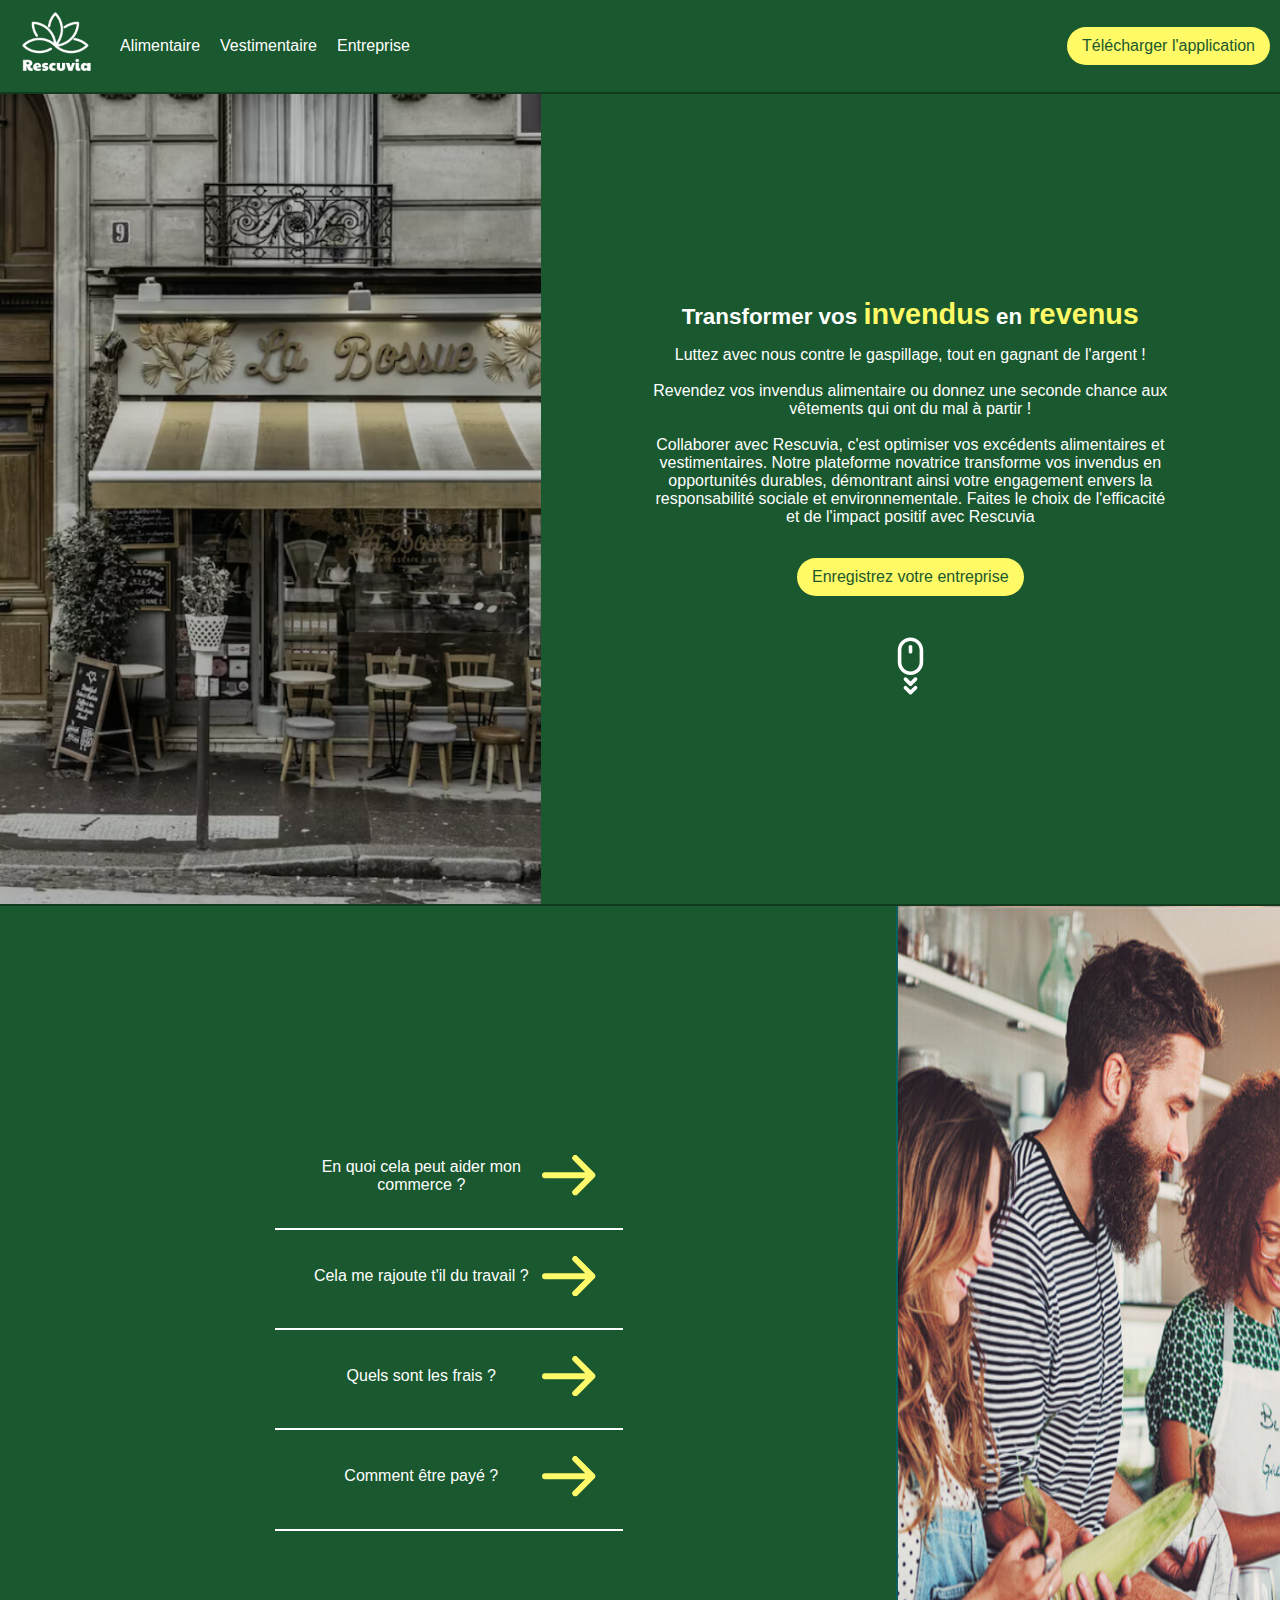
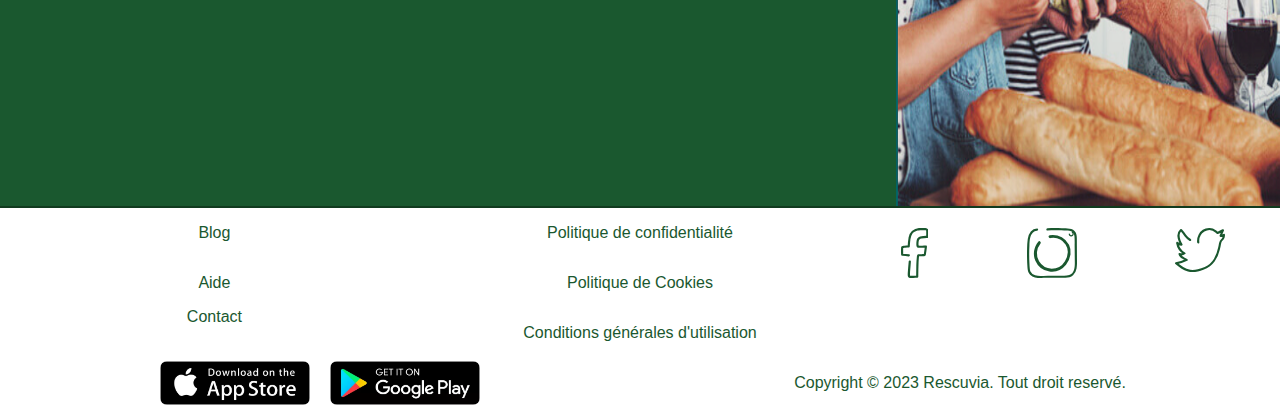
<file: entreprise.html>
<!DOCTYPE html>
<html lang="fr">
  <head>
    <meta charset="UTF-8" />
    <meta name="viewport" content="width=device-width, initial-scale=1.0" />
    <link rel="stylesheet" href="entreprise.css" />
    <link rel="icon" type="image/x-icon" href="/assets/nouveau-projet-3.ico" />
    <title>Entreprise - Rescuvia</title>
    <meta
      name="description"
      content="Avec Rescuvia, luttez contre le gaspillage alimentaire et vestimentaire tout en économisant votre argent." />
    <meta name="robots" content="index" />
  </head>

  <body>
    <header>
      <nav>
        <div class="logo-container">
          <div class="logo">
            <a href="/index.html">
              <img src="./assets/image1.svg" alt="Logo" class="nav-logo" />
            </a>
          </div>
          <div class="links">
            <a href="/alimentaire.html">Alimentaire</a>
            <a href="/vestimentaire.html">Vestimentaire</a>
            <a href="/entreprise.html">Entreprise</a>
          </div>
        </div>
        <a href="#" class="button-default">Télécharger l'application</a>
      </nav>
    </header>
    <main>
      <div class="entreprise-first-container">
        <div class="img">
          <img src="assets/Image-7.webp" alt="Un brasserie Parisienne." />
        </div>
        <div class="txt">
          <h1 class="main-txt">
            Transformer vos <span class="highlight">invendus</span> en
            <span class="highlight">revenus</span>
          </h1>
          <p class="second-txt">
            Luttez avec nous contre le gaspillage, tout en gagnant de l'argent !
            <br /><br />
            Revendez vos invendus alimentaire ou donnez une seconde chance aux
            vêtements qui ont du mal à partir ! <br /><br />
            Collaborer avec Rescuvia, c'est optimiser vos excédents alimentaires
            et vestimentaires. Notre plateforme novatrice transforme vos
            invendus en opportunités durables, démontrant ainsi votre engagement
            envers la responsabilité sociale et environnementale. Faites le
            choix de l'efficacité et de l'impact positif avec Rescuvia
          </p>
          <button class="button-default">Enregistrez votre entreprise</button>

          <div class="icon">
            <svg
              class="scroll-icon"
              alt="Une icone qui indique qu'il faut scroll la page"
              version="1.1"
              xmlns="http://www.w3.org/2000/svg"
              xmlns:xlink="http://www.w3.org/1999/xlink"
              x="0px"
              y="0px"
              viewBox="0 0 100 125"
              style="enable-background: new 0 0 100 125"
              xml:space="preserve">
              <g id="Calque_2"></g>
              <g id="Calque_1">
                <g>
                  <path
                    d="M50,2.5c-11.7,0-21.2,9.5-21.2,21.2v20.2c0,11.7,9.5,21.2,21.2,21.2s21.2-9.5,21.2-21.2V23.7C71.2,12,61.7,2.5,50,2.5z
                    M65.2,43.9c0,8.4-6.8,15.2-15.2,15.2s-15.2-6.8-15.2-15.2V23.7c0-8.4,6.8-15.2,15.2-15.2s15.2,6.8,15.2,15.2V43.9z" />
                  <path
                    d="M50,15.1c-1.7,0-3,1.3-3,3v8.1c0,1.7,1.3,3,3,3s3-1.3,3-3v-8.1C53,16.5,51.7,15.1,50,15.1z" />
                  <path
                    d="M56.2,69.6L50,75.9l-6.2-6.2c-1.2-1.2-3.1-1.2-4.3,0s-1.2,3.1,0,4.3l8.4,8.4c0.6,0.6,1.4,0.9,2.1,0.9s1.5-0.3,2.1-0.9
                  l8.4-8.4c1.2-1.2,1.2-3.1,0-4.3S57.4,68.5,56.2,69.6z" />
                  <path
                    d="M56.2,84L50,90.2L43.8,84c-1.2-1.2-3.1-1.2-4.3,0s-1.2,3.1,0,4.3l8.4,8.4c0.6,0.6,1.4,0.9,2.1,0.9s1.5-0.3,2.1-0.9
                  l8.4-8.4c1.2-1.2,1.2-3.1,0-4.3C59.3,82.8,57.4,82.8,56.2,84z" />
                </g>
              </g>
            </svg>
          </div>
        </div>
      </div>
      <div class="entreprise-second-container">
        <div class="txt">
          <div class="second-txt">
            <div class="text-arrow-container">
              <p>En quoi cela peut aider mon commerce ?</p>
              <svg
                xmlns="http://www.w3.org/2000/svg"
                width="53.471"
                height="40.314"
                viewBox="0 0 53.471 40.314">
                <g id="noun-arrow-1920819" transform="translate(30.5 -22.125)">
                  <path
                    id="Tracé_30"
                    data-name="Tracé 30"
                    d="M54.96,32.14,37.829,15.01a2.979,2.979,0,1,0-4.213,4.213L45.692,31.3H5.477a2.977,2.977,0,0,0,0,5.954H45.636L33.616,49.327a2.95,2.95,0,0,0,0,4.213,3.069,3.069,0,0,0,2.134.9,2.933,2.933,0,0,0,2.134-.9L55.072,36.353a3.069,3.069,0,0,0,.9-2.134A3.815,3.815,0,0,0,54.96,32.14Z"
                    transform="translate(-33 8)"
                    fill="#fffa69" />
                </g>
              </svg>
            </div>
            <hr />
            <br />
            <div class="text-arrow-container">
              <p>Cela me rajoute t'il du travail ?</p>
              <svg
                xmlns="http://www.w3.org/2000/svg"
                width="53.471"
                height="40.314"
                viewBox="0 0 53.471 40.314">
                <g id="noun-arrow-1920819" transform="translate(30.5 -22.125)">
                  <path
                    id="Tracé_30"
                    data-name="Tracé 30"
                    d="M54.96,32.14,37.829,15.01a2.979,2.979,0,1,0-4.213,4.213L45.692,31.3H5.477a2.977,2.977,0,0,0,0,5.954H45.636L33.616,49.327a2.95,2.95,0,0,0,0,4.213,3.069,3.069,0,0,0,2.134.9,2.933,2.933,0,0,0,2.134-.9L55.072,36.353a3.069,3.069,0,0,0,.9-2.134A3.815,3.815,0,0,0,54.96,32.14Z"
                    transform="translate(-33 8)"
                    fill="#fffa69" />
                </g>
              </svg>
            </div>
            <hr />
            <br />
            <div class="text-arrow-container">
              <p>Quels sont les frais ?</p>
              <svg
                xmlns="http://www.w3.org/2000/svg"
                width="53.471"
                height="40.314"
                viewBox="0 0 53.471 40.314">
                <g id="noun-arrow-1920819" transform="translate(30.5 -22.125)">
                  <path
                    id="Tracé_30"
                    data-name="Tracé 30"
                    d="M54.96,32.14,37.829,15.01a2.979,2.979,0,1,0-4.213,4.213L45.692,31.3H5.477a2.977,2.977,0,0,0,0,5.954H45.636L33.616,49.327a2.95,2.95,0,0,0,0,4.213,3.069,3.069,0,0,0,2.134.9,2.933,2.933,0,0,0,2.134-.9L55.072,36.353a3.069,3.069,0,0,0,.9-2.134A3.815,3.815,0,0,0,54.96,32.14Z"
                    transform="translate(-33 8)"
                    fill="#fffa69" />
                </g>
              </svg>
            </div>
            <hr />
            <br />
            <div class="text-arrow-container">
              <p>Comment être payé ?</p>
              <svg
                xmlns="http://www.w3.org/2000/svg"
                width="53.471"
                height="40.314"
                viewBox="0 0 53.471 40.314">
                <g id="noun-arrow-1920819" transform="translate(30.5 -22.125)">
                  <path
                    id="Tracé_30"
                    data-name="Tracé 30"
                    d="M54.96,32.14,37.829,15.01a2.979,2.979,0,1,0-4.213,4.213L45.692,31.3H5.477a2.977,2.977,0,0,0,0,5.954H45.636L33.616,49.327a2.95,2.95,0,0,0,0,4.213,3.069,3.069,0,0,0,2.134.9,2.933,2.933,0,0,0,2.134-.9L55.072,36.353a3.069,3.069,0,0,0,.9-2.134A3.815,3.815,0,0,0,54.96,32.14Z"
                    transform="translate(-33 8)"
                    fill="#fffa69" />
                </g>
              </svg>
            </div>
            <hr />
            <br />
          </div>
        </div>
        <div class="img">
          <img
            src="assets/Image-2.webp"
            alt="Un groupe de personnes qui cuisinent." />
        </div>
      </div>
    </main>
    <footer>
      <div class="footer-layer1">
        <div class="layer1-1">
          <p>Blog</p>
          <p>Aide</p>
          <a href="/form-contact.html">Contact</a>
        </div>

        <div class="layer1-2">
          <p>Politique de confidentialité</p>
          <p>Politique de Cookies</p>
          <p>Conditions générales d'utilisation</p>
        </div>
        <div class="layer1-3">
          <svg
            xmlns="http://www.w3.org/2000/svg"
            width="27.433"
            height="50"
            viewBox="0 0 27.433 50">
            <path
              id="facebook"
              d="M17.826,28.884a34.869,34.869,0,0,0-6.939-.694l1.1,1.1c-.116-2.255-.116-4.51-.058-6.765,0-.752-.116.231-.289-.058,0,.058.578-.058.636-.058.578-.058,1.156-.058,1.735-.116,1.156-.058,2.313-.173,3.412-.231a1.137,1.137,0,0,0,1.1-1.1c.173-2.371.347-4.8.636-7.112a12.717,12.717,0,0,1,1.908-5.609c2.718-3.874,8.211-3.7,12.374-3.412.347,0,1.272-.058,1.446.231.058.116,0,.578.058.752V6.8c.058,1.5,0,3.007-.058,4.51l1.1-1.1a21.242,21.242,0,0,0-7.17.867,4.848,4.848,0,0,0-2.6,1.793,6.615,6.615,0,0,0-.983,3.123,20.431,20.431,0,0,0-.116,3.759c.058,1.214.4,2.255,1.793,2.429a43.959,43.959,0,0,0,7.806.058L33.67,20.846c-.347,2.486-.694,4.915-1.041,7.4,0,.116-.058.231-.058.347,0,.289-.116.058.058.116-.694-.116.173-.058.058-.116H32.34c-.636,0-1.33.058-1.966.058-.578,0-1.156,0-1.735.058a5.042,5.042,0,0,0-1.85.173c-1.1.463-1.1,1.735-1.214,2.718l-.347,3.816C25.054,37.847,25,40.333,25,42.762c-.058,2.776-.058,5.609-.116,8.385l1.1-1.1-6.592.173c-.116,0-.636.058-.636.058.116.116,0,0,0-.116v-1.33c0-.925,0-1.85.058-2.776.173-3.3.636-6.592.81-9.888.058-1.388-2.14-1.388-2.2,0-.231,3.816-.81,7.517-.925,11.276-.058,1.735-.463,4.8,1.966,5.031,1.156.116,2.371-.058,3.527-.058,1.33-.058,2.6-.058,3.932-.116a1.1,1.1,0,0,0,1.1-1.1c.058-4.857.058-9.657.289-14.514.058-1.156.116-2.371.231-3.527.058-.636.116-1.214.173-1.85,0-.058.058-.752,0-.52-.058.173-.058.058.173.058h.578c1.214,0,2.486-.058,3.7-.058a2.178,2.178,0,0,0,2.371-1.33,6.853,6.853,0,0,0,.289-1.85c.116-.636.173-1.33.289-1.966.173-1.388.4-2.776.578-4.163.116-.636-.289-1.446-1.041-1.388-2.082.116-4.163.116-6.187.058a4.376,4.376,0,0,1-.867-.058c-.116,0-.52-.058-.578-.058-.173-.058-.058.058.289.289v-.289c0-.231-.058-.578-.058-.81a17.892,17.892,0,0,1,.116-3.065,3.821,3.821,0,0,1,.81-2.255,4.331,4.331,0,0,1,2.024-.925,24.241,24.241,0,0,1,5.782-.578,1.137,1.137,0,0,0,1.1-1.1c.058-1.5.116-3.007.058-4.51,0-1.272.116-2.891-1.1-3.643-1.1-.636-2.718-.52-3.932-.578a28.621,28.621,0,0,0-4.452.058,12.916,12.916,0,0,0-7,2.833,11.137,11.137,0,0,0-3.3,6.361,81.656,81.656,0,0,0-.983,9.136l1.1-1.1c-1.446.116-2.891.173-4.279.289-1.1.058-2.6-.058-3.18,1.1a6.1,6.1,0,0,0-.231,1.793c0,.636-.058,1.33-.058,1.966,0,1.388,0,2.833.116,4.221a1.1,1.1,0,0,0,1.1,1.1,33.376,33.376,0,0,1,6.361.578C18.635,31.255,19.214,29.173,17.826,28.884Z"
              transform="translate(-9.73 -2.516)"
              fill="#1a582f" />
          </svg>
          <svg
            xmlns="http://www.w3.org/2000/svg"
            width="50"
            height="50"
            viewBox="0 0 50 50">
            <g id="insta" transform="translate(-3.854 -4)">
              <path
                id="Tracé_27"
                data-name="Tracé 27"
                d="M24.265,6.479c3.688-.176,7.318-.352,11.006-.176,1.932.059,3.864.176,5.854.235,2.283.059,4.683-.059,6.85.821s3.1,2.815,3.337,4.985a79.133,79.133,0,0,1,.176,8.329c.058,5.924.117,11.789.176,17.713.058,4.575-.293,10.968-5.562,12.669-2.517.821-5.327.587-7.962.587-2.986.059-5.971.059-9.016.117-2.927.059-5.913.059-8.84.117-2.751.059-5.62.235-8.313-.586a7.218,7.218,0,0,1-4.8-3.93,14.48,14.48,0,0,1-.644-3.871c-.117-1.466-.176-2.874-.234-4.34a165.762,165.762,0,0,1,0-17.889c.234-4.692.293-10.968,4.8-13.724a6.094,6.094,0,0,1,2.869-.88,1.116,1.116,0,0,0,0-2.229A8.635,8.635,0,0,0,7.639,7.594a14.462,14.462,0,0,0-3.044,7.449,80.1,80.1,0,0,0-.644,9.15c-.117,3.167-.117,6.393-.059,9.56s.176,6.393.41,9.56c.176,2.757.585,5.4,2.634,7.39,4.215,4.164,11.006,3.226,16.392,3.167,6.322-.059,12.645-.059,18.968-.235,2.751-.059,5.5-.528,7.61-2.4a11.832,11.832,0,0,0,3.513-6.686,47.7,47.7,0,0,0,.41-9.15c0-3.167-.059-6.393-.059-9.56s-.058-6.393-.058-9.56c0-2.639.058-5.4-1.171-7.8C49.906,3.664,43.35,4.368,38.783,4.192c-3.513-.117-7.025-.293-10.6-.117l-3.922.176C22.86,4.368,22.86,6.538,24.265,6.479Z"
                transform="translate(0 0)"
                fill="#1a582f" />
              <path
                id="Tracé_28"
                data-name="Tracé 28"
                d="M28.254,8.919c.034.034.069.034,0,0,.034.034.069.034.1.069.069.034.1.1.172.172.1.1-.034-.069.034.034l.1.206h0c0,.034.034.069.034.1,0,.069.034.1.034.172h0v.206a1.478,1.478,0,0,1-.309.755c-.034.069-.034.069,0,.034l-.1.1c-.034.069-.1.1-.172.172l-.034.034-.206.1h0c-.034,0-.069.034-.1.034-.069,0-.1.034-.172.034a.126.126,0,0,0-.1.034h-.24c-.034,0-.206-.034-.069,0-.069,0-.137-.034-.206-.034-.034,0-.069-.034-.1-.034h0c-.034-.034-.1-.034-.137-.069-.034,0-.206-.137-.1-.069-.069-.034-.1-.1-.172-.137a.475.475,0,0,1-.1-.137c.1.1-.034-.069-.069-.1-.034-.069-.069-.1-.1-.172-.034-.034,0-.034,0,.034,0-.034-.034-.069-.034-.1-.034-.069-.034-.137-.069-.206h0v-.1a.675.675,0,0,0-.652-.652.652.652,0,0,0-.652.652,2.526,2.526,0,0,0,4.326,1.682,2.9,2.9,0,0,0,.824-1.991,2.457,2.457,0,0,0-1.133-1.888.642.642,0,0,0-.893.24A.7.7,0,0,0,28.254,8.919Z"
                transform="translate(20.675)"
                fill="#1a582f" />
              <path
                id="Tracé_29"
                data-name="Tracé 29"
                d="M27.354,14.094a15.361,15.361,0,0,1,15.058,6.4,13.168,13.168,0,0,1,2.275,7.432,18.605,18.605,0,0,1-2.9,9.25,15.5,15.5,0,0,1-13.254,7.51A15.116,15.116,0,0,1,15.9,37.337a15.356,15.356,0,0,1,1.333-17.551,1.589,1.589,0,0,0,0-2.134,1.482,1.482,0,0,0-2.117,0c-4.313,5.376-5.725,12.57-2.9,18.974A18.357,18.357,0,0,0,26.334,47.456a18.3,18.3,0,0,0,16.548-6.72,23.078,23.078,0,0,0,4.47-10.357,16.359,16.359,0,0,0-1.49-9.645,17.68,17.68,0,0,0-7.215-7.589,19.661,19.661,0,0,0-12.156-1.977,1.433,1.433,0,0,0-1.02,1.818A1.7,1.7,0,0,0,27.354,14.094Z"
                transform="translate(0)"
                fill="#1a582f" />
            </g>
          </svg>
          <svg
            xmlns="http://www.w3.org/2000/svg"
            width="50"
            height="44.014"
            viewBox="0 0 50 44.014">
            <path
              id="twitter"
              d="M26.806,18.711A11.228,11.228,0,0,1,31.887,7.855a9.5,9.5,0,0,1,11.261,1.27,3.671,3.671,0,0,0,1.559,1.1,2.783,2.783,0,0,0,2.021-.346c1.444-.693,2.887-1.5,4.331-2.31l-1.5-1.5-2.425,5.544a1.078,1.078,0,0,0,.924,1.617,7.234,7.234,0,0,0,3.927-.982c-.52-.289-1.1-.635-1.617-.924A6.107,6.107,0,0,1,49.5,14.5c-.635.924-1.559,1.617-2.137,2.6a9.833,9.833,0,0,0-1.039,3.349c-.173.982-.346,2.021-.577,3a38.309,38.309,0,0,1-4.273,11.665,19.626,19.626,0,0,1-9.3,8.142,49.261,49.261,0,0,1-6.988,2.252,18.018,18.018,0,0,1-7.449.635C12.6,45.275,8.326,41.984,4.4,38.808c-.173.577-.346,1.213-.462,1.79a33.16,33.16,0,0,0,10.626-3.407,1.081,1.081,0,0,0,0-1.848c-2.252-1.386-5.544-2.368-6.41-5.14L6.825,31.531a5.974,5.974,0,0,0,5.775-1.1,1.035,1.035,0,0,0-.231-1.675A13.885,13.885,0,0,1,5.785,19c-.52.4-1.039.808-1.617,1.213a11.213,11.213,0,0,0,4.447,1.848,1.1,1.1,0,0,0,1.213-1.617c-2.021-3.869-4.793-9.817-.52-13.282H7.749a53.88,53.88,0,0,1,4.216,5.371A19.125,19.125,0,0,0,17.1,17.268c1.155.751,2.252-1.1,1.1-1.848a16.136,16.136,0,0,1-4.678-4.389A47.689,47.689,0,0,0,9.25,5.6a1.154,1.154,0,0,0-1.559,0,8.632,8.632,0,0,0-2.83,7.1c.173,3.176,1.617,6.006,3.061,8.778.4-.52.808-1.039,1.213-1.617a10.68,10.68,0,0,1-3.927-1.617c-.866-.577-1.732.4-1.617,1.213a15.991,15.991,0,0,0,7.565,11.03c-.058-.577-.173-1.155-.231-1.675a3.882,3.882,0,0,1-3.638.52,1.091,1.091,0,0,0-1.328,1.328c1.039,3.58,4.562,4.678,7.392,6.468V35.285A31.25,31.25,0,0,1,3.244,38.461a1.065,1.065,0,0,0-.462,1.79c3.811,3.061,7.8,6.179,12.589,7.507,5.14,1.444,10.51-.058,15.419-1.79a23.947,23.947,0,0,0,6.641-3.349,22.175,22.175,0,0,0,4.62-4.678A33.456,33.456,0,0,0,47.306,25.93c.289-1.213.577-2.425.808-3.638a16.569,16.569,0,0,1,.808-3.811c.577-1.213,1.79-2.021,2.483-3.176a7.684,7.684,0,0,0,1.039-4.042,1.09,1.09,0,0,0-1.617-.924,5.283,5.283,0,0,1-2.83.693c.289.52.635,1.1.924,1.617L51.349,7.1a1.112,1.112,0,0,0-1.5-1.5c-1.27.693-2.6,1.386-3.869,2.079a1.79,1.79,0,0,1-.751.346c-.231,0-.346-.231-.52-.346a14.86,14.86,0,0,0-1.386-1.213,11.762,11.762,0,0,0-6.295-2.137A11.937,11.937,0,0,0,26,11.031a14,14,0,0,0-1.444,7.623,1.136,1.136,0,0,0,1.1,1.1A1.034,1.034,0,0,0,26.806,18.711Z"
              transform="translate(-2.451 -4.324)"
              fill="#1a582f" />
          </svg>
        </div>
      </div>
      <div class="footer-layer2">
        <div class="footer-download-container">
          <img src="assets/appstore.webp" alt="Logo app store" />
          <img src="assets/googleplay.webp" alt="Logo google play store" />
        </div>
        <div class="copyright">
          <p>Copyright © 2023 Rescuvia. Tout droit reservé.</p>
        </div>
      </div>
    </footer>
  </body>
</html>
</file>
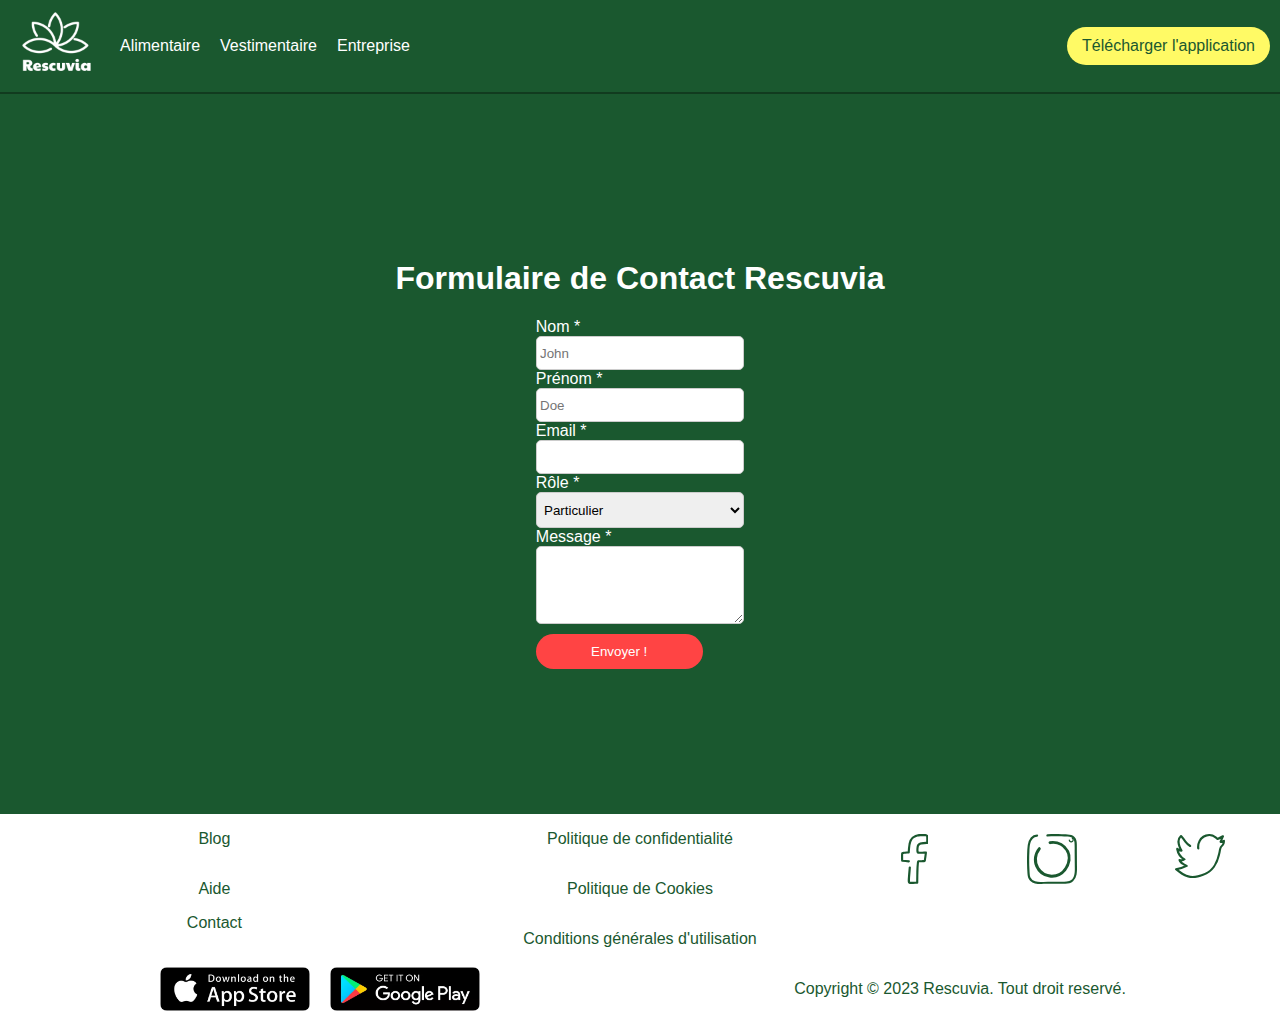
<file: form-contact.html>
<!DOCTYPE html>
<html lang="fr">
  <head>
    <meta charset="UTF-8" />
    <meta name="viewport" content="width=device-width, initial-scale=1.0" />
    <link rel="stylesheet" href="form-contact.css" />
    <link rel="icon" type="image/x-icon" href="/assets/nouveau-projet-3.ico" />
    <title>Formulaire de Contact</title>
    <meta
      name="description"
      content="Avec Rescuvia, luttez contre le gaspillage alimentaire et vestimentaire tout en économisant votre argent." />
    <meta name="robots" content="index" />
  </head>
  <style></style>

  <body>
    <header>
      <nav>
        <div class="logo-container">
          <div class="logo">
            <a href="/index.html">
              <img src="./assets/image1.svg" alt="Logo" class="nav-logo" />
            </a>
          </div>
          <div class="links">
            <a href="/alimentaire.html">Alimentaire</a>
            <a href="/vestimentaire.html">Vestimentaire</a>
            <a href="/entreprise.html">Entreprise</a>
          </div>
        </div>
        <a href="#" class="button-default">Télécharger l'application</a>
      </nav>
    </header>
    <div class="form-container">
      <h1>Formulaire de Contact Rescuvia</h1>
      <form action="#" method="post" id="form">
        <label for="nom">Nom *</label>
        <input type="text" id="nom" name="nom" required placeholder="John" />

        <label for="prenom">Prénom *</label>
        <input
          type="text"
          id="prenom"
          name="prenom"
          required
          placeholder="Doe" />

        <label for="email">Email *</label>
        <input type="email" id="email" name="email" required />

        <label for="role">Rôle *</label>
        <select id="role" name="role" required>
          <option value="particulier">Particulier</option>
          <option value="professionnel">Professionnel</option>
        </select>

        <label for="message">Message *</label>
        <textarea id="message" name="message" rows="4" required></textarea>

        <button type="submit">Envoyer !</button>
      </form>
    </div>

    <footer>
      <div class="footer-layer1">
        <div class="layer1-1">
          <p>Blog</p>
          <p>Aide</p>
          <a href="/form-contact.html">Contact</a>
        </div>

        <div class="layer1-2">
          <p>Politique de confidentialité</p>
          <p>Politique de Cookies</p>
          <p>Conditions générales d'utilisation</p>
        </div>
        <div class="layer1-3">
          <svg
            xmlns="http://www.w3.org/2000/svg"
            width="27.433"
            height="50"
            viewBox="0 0 27.433 50">
            <path
              id="facebook"
              d="M17.826,28.884a34.869,34.869,0,0,0-6.939-.694l1.1,1.1c-.116-2.255-.116-4.51-.058-6.765,0-.752-.116.231-.289-.058,0,.058.578-.058.636-.058.578-.058,1.156-.058,1.735-.116,1.156-.058,2.313-.173,3.412-.231a1.137,1.137,0,0,0,1.1-1.1c.173-2.371.347-4.8.636-7.112a12.717,12.717,0,0,1,1.908-5.609c2.718-3.874,8.211-3.7,12.374-3.412.347,0,1.272-.058,1.446.231.058.116,0,.578.058.752V6.8c.058,1.5,0,3.007-.058,4.51l1.1-1.1a21.242,21.242,0,0,0-7.17.867,4.848,4.848,0,0,0-2.6,1.793,6.615,6.615,0,0,0-.983,3.123,20.431,20.431,0,0,0-.116,3.759c.058,1.214.4,2.255,1.793,2.429a43.959,43.959,0,0,0,7.806.058L33.67,20.846c-.347,2.486-.694,4.915-1.041,7.4,0,.116-.058.231-.058.347,0,.289-.116.058.058.116-.694-.116.173-.058.058-.116H32.34c-.636,0-1.33.058-1.966.058-.578,0-1.156,0-1.735.058a5.042,5.042,0,0,0-1.85.173c-1.1.463-1.1,1.735-1.214,2.718l-.347,3.816C25.054,37.847,25,40.333,25,42.762c-.058,2.776-.058,5.609-.116,8.385l1.1-1.1-6.592.173c-.116,0-.636.058-.636.058.116.116,0,0,0-.116v-1.33c0-.925,0-1.85.058-2.776.173-3.3.636-6.592.81-9.888.058-1.388-2.14-1.388-2.2,0-.231,3.816-.81,7.517-.925,11.276-.058,1.735-.463,4.8,1.966,5.031,1.156.116,2.371-.058,3.527-.058,1.33-.058,2.6-.058,3.932-.116a1.1,1.1,0,0,0,1.1-1.1c.058-4.857.058-9.657.289-14.514.058-1.156.116-2.371.231-3.527.058-.636.116-1.214.173-1.85,0-.058.058-.752,0-.52-.058.173-.058.058.173.058h.578c1.214,0,2.486-.058,3.7-.058a2.178,2.178,0,0,0,2.371-1.33,6.853,6.853,0,0,0,.289-1.85c.116-.636.173-1.33.289-1.966.173-1.388.4-2.776.578-4.163.116-.636-.289-1.446-1.041-1.388-2.082.116-4.163.116-6.187.058a4.376,4.376,0,0,1-.867-.058c-.116,0-.52-.058-.578-.058-.173-.058-.058.058.289.289v-.289c0-.231-.058-.578-.058-.81a17.892,17.892,0,0,1,.116-3.065,3.821,3.821,0,0,1,.81-2.255,4.331,4.331,0,0,1,2.024-.925,24.241,24.241,0,0,1,5.782-.578,1.137,1.137,0,0,0,1.1-1.1c.058-1.5.116-3.007.058-4.51,0-1.272.116-2.891-1.1-3.643-1.1-.636-2.718-.52-3.932-.578a28.621,28.621,0,0,0-4.452.058,12.916,12.916,0,0,0-7,2.833,11.137,11.137,0,0,0-3.3,6.361,81.656,81.656,0,0,0-.983,9.136l1.1-1.1c-1.446.116-2.891.173-4.279.289-1.1.058-2.6-.058-3.18,1.1a6.1,6.1,0,0,0-.231,1.793c0,.636-.058,1.33-.058,1.966,0,1.388,0,2.833.116,4.221a1.1,1.1,0,0,0,1.1,1.1,33.376,33.376,0,0,1,6.361.578C18.635,31.255,19.214,29.173,17.826,28.884Z"
              transform="translate(-9.73 -2.516)"
              fill="#1a582f" />
          </svg>
          <svg
            xmlns="http://www.w3.org/2000/svg"
            width="50"
            height="50"
            viewBox="0 0 50 50">
            <g id="insta" transform="translate(-3.854 -4)">
              <path
                id="Tracé_27"
                data-name="Tracé 27"
                d="M24.265,6.479c3.688-.176,7.318-.352,11.006-.176,1.932.059,3.864.176,5.854.235,2.283.059,4.683-.059,6.85.821s3.1,2.815,3.337,4.985a79.133,79.133,0,0,1,.176,8.329c.058,5.924.117,11.789.176,17.713.058,4.575-.293,10.968-5.562,12.669-2.517.821-5.327.587-7.962.587-2.986.059-5.971.059-9.016.117-2.927.059-5.913.059-8.84.117-2.751.059-5.62.235-8.313-.586a7.218,7.218,0,0,1-4.8-3.93,14.48,14.48,0,0,1-.644-3.871c-.117-1.466-.176-2.874-.234-4.34a165.762,165.762,0,0,1,0-17.889c.234-4.692.293-10.968,4.8-13.724a6.094,6.094,0,0,1,2.869-.88,1.116,1.116,0,0,0,0-2.229A8.635,8.635,0,0,0,7.639,7.594a14.462,14.462,0,0,0-3.044,7.449,80.1,80.1,0,0,0-.644,9.15c-.117,3.167-.117,6.393-.059,9.56s.176,6.393.41,9.56c.176,2.757.585,5.4,2.634,7.39,4.215,4.164,11.006,3.226,16.392,3.167,6.322-.059,12.645-.059,18.968-.235,2.751-.059,5.5-.528,7.61-2.4a11.832,11.832,0,0,0,3.513-6.686,47.7,47.7,0,0,0,.41-9.15c0-3.167-.059-6.393-.059-9.56s-.058-6.393-.058-9.56c0-2.639.058-5.4-1.171-7.8C49.906,3.664,43.35,4.368,38.783,4.192c-3.513-.117-7.025-.293-10.6-.117l-3.922.176C22.86,4.368,22.86,6.538,24.265,6.479Z"
                transform="translate(0 0)"
                fill="#1a582f" />
              <path
                id="Tracé_28"
                data-name="Tracé 28"
                d="M28.254,8.919c.034.034.069.034,0,0,.034.034.069.034.1.069.069.034.1.1.172.172.1.1-.034-.069.034.034l.1.206h0c0,.034.034.069.034.1,0,.069.034.1.034.172h0v.206a1.478,1.478,0,0,1-.309.755c-.034.069-.034.069,0,.034l-.1.1c-.034.069-.1.1-.172.172l-.034.034-.206.1h0c-.034,0-.069.034-.1.034-.069,0-.1.034-.172.034a.126.126,0,0,0-.1.034h-.24c-.034,0-.206-.034-.069,0-.069,0-.137-.034-.206-.034-.034,0-.069-.034-.1-.034h0c-.034-.034-.1-.034-.137-.069-.034,0-.206-.137-.1-.069-.069-.034-.1-.1-.172-.137a.475.475,0,0,1-.1-.137c.1.1-.034-.069-.069-.1-.034-.069-.069-.1-.1-.172-.034-.034,0-.034,0,.034,0-.034-.034-.069-.034-.1-.034-.069-.034-.137-.069-.206h0v-.1a.675.675,0,0,0-.652-.652.652.652,0,0,0-.652.652,2.526,2.526,0,0,0,4.326,1.682,2.9,2.9,0,0,0,.824-1.991,2.457,2.457,0,0,0-1.133-1.888.642.642,0,0,0-.893.24A.7.7,0,0,0,28.254,8.919Z"
                transform="translate(20.675)"
                fill="#1a582f" />
              <path
                id="Tracé_29"
                data-name="Tracé 29"
                d="M27.354,14.094a15.361,15.361,0,0,1,15.058,6.4,13.168,13.168,0,0,1,2.275,7.432,18.605,18.605,0,0,1-2.9,9.25,15.5,15.5,0,0,1-13.254,7.51A15.116,15.116,0,0,1,15.9,37.337a15.356,15.356,0,0,1,1.333-17.551,1.589,1.589,0,0,0,0-2.134,1.482,1.482,0,0,0-2.117,0c-4.313,5.376-5.725,12.57-2.9,18.974A18.357,18.357,0,0,0,26.334,47.456a18.3,18.3,0,0,0,16.548-6.72,23.078,23.078,0,0,0,4.47-10.357,16.359,16.359,0,0,0-1.49-9.645,17.68,17.68,0,0,0-7.215-7.589,19.661,19.661,0,0,0-12.156-1.977,1.433,1.433,0,0,0-1.02,1.818A1.7,1.7,0,0,0,27.354,14.094Z"
                transform="translate(0)"
                fill="#1a582f" />
            </g>
          </svg>
          <svg
            xmlns="http://www.w3.org/2000/svg"
            width="50"
            height="44.014"
            viewBox="0 0 50 44.014">
            <path
              id="twitter"
              d="M26.806,18.711A11.228,11.228,0,0,1,31.887,7.855a9.5,9.5,0,0,1,11.261,1.27,3.671,3.671,0,0,0,1.559,1.1,2.783,2.783,0,0,0,2.021-.346c1.444-.693,2.887-1.5,4.331-2.31l-1.5-1.5-2.425,5.544a1.078,1.078,0,0,0,.924,1.617,7.234,7.234,0,0,0,3.927-.982c-.52-.289-1.1-.635-1.617-.924A6.107,6.107,0,0,1,49.5,14.5c-.635.924-1.559,1.617-2.137,2.6a9.833,9.833,0,0,0-1.039,3.349c-.173.982-.346,2.021-.577,3a38.309,38.309,0,0,1-4.273,11.665,19.626,19.626,0,0,1-9.3,8.142,49.261,49.261,0,0,1-6.988,2.252,18.018,18.018,0,0,1-7.449.635C12.6,45.275,8.326,41.984,4.4,38.808c-.173.577-.346,1.213-.462,1.79a33.16,33.16,0,0,0,10.626-3.407,1.081,1.081,0,0,0,0-1.848c-2.252-1.386-5.544-2.368-6.41-5.14L6.825,31.531a5.974,5.974,0,0,0,5.775-1.1,1.035,1.035,0,0,0-.231-1.675A13.885,13.885,0,0,1,5.785,19c-.52.4-1.039.808-1.617,1.213a11.213,11.213,0,0,0,4.447,1.848,1.1,1.1,0,0,0,1.213-1.617c-2.021-3.869-4.793-9.817-.52-13.282H7.749a53.88,53.88,0,0,1,4.216,5.371A19.125,19.125,0,0,0,17.1,17.268c1.155.751,2.252-1.1,1.1-1.848a16.136,16.136,0,0,1-4.678-4.389A47.689,47.689,0,0,0,9.25,5.6a1.154,1.154,0,0,0-1.559,0,8.632,8.632,0,0,0-2.83,7.1c.173,3.176,1.617,6.006,3.061,8.778.4-.52.808-1.039,1.213-1.617a10.68,10.68,0,0,1-3.927-1.617c-.866-.577-1.732.4-1.617,1.213a15.991,15.991,0,0,0,7.565,11.03c-.058-.577-.173-1.155-.231-1.675a3.882,3.882,0,0,1-3.638.52,1.091,1.091,0,0,0-1.328,1.328c1.039,3.58,4.562,4.678,7.392,6.468V35.285A31.25,31.25,0,0,1,3.244,38.461a1.065,1.065,0,0,0-.462,1.79c3.811,3.061,7.8,6.179,12.589,7.507,5.14,1.444,10.51-.058,15.419-1.79a23.947,23.947,0,0,0,6.641-3.349,22.175,22.175,0,0,0,4.62-4.678A33.456,33.456,0,0,0,47.306,25.93c.289-1.213.577-2.425.808-3.638a16.569,16.569,0,0,1,.808-3.811c.577-1.213,1.79-2.021,2.483-3.176a7.684,7.684,0,0,0,1.039-4.042,1.09,1.09,0,0,0-1.617-.924,5.283,5.283,0,0,1-2.83.693c.289.52.635,1.1.924,1.617L51.349,7.1a1.112,1.112,0,0,0-1.5-1.5c-1.27.693-2.6,1.386-3.869,2.079a1.79,1.79,0,0,1-.751.346c-.231,0-.346-.231-.52-.346a14.86,14.86,0,0,0-1.386-1.213,11.762,11.762,0,0,0-6.295-2.137A11.937,11.937,0,0,0,26,11.031a14,14,0,0,0-1.444,7.623,1.136,1.136,0,0,0,1.1,1.1A1.034,1.034,0,0,0,26.806,18.711Z"
              transform="translate(-2.451 -4.324)"
              fill="#1a582f" />
          </svg>
        </div>
      </div>
      <div class="footer-layer2">
        <div class="footer-download-container">
          <img src="assets/appstore.webp" alt="Logo app store" />
          <img src="assets/googleplay.webp" alt="Logo google play store" />
        </div>
        <div class="copyright">
          <p>Copyright © 2023 Rescuvia. Tout droit reservé.</p>
        </div>
      </div>
    </footer>
  </body>
</html>
</file>
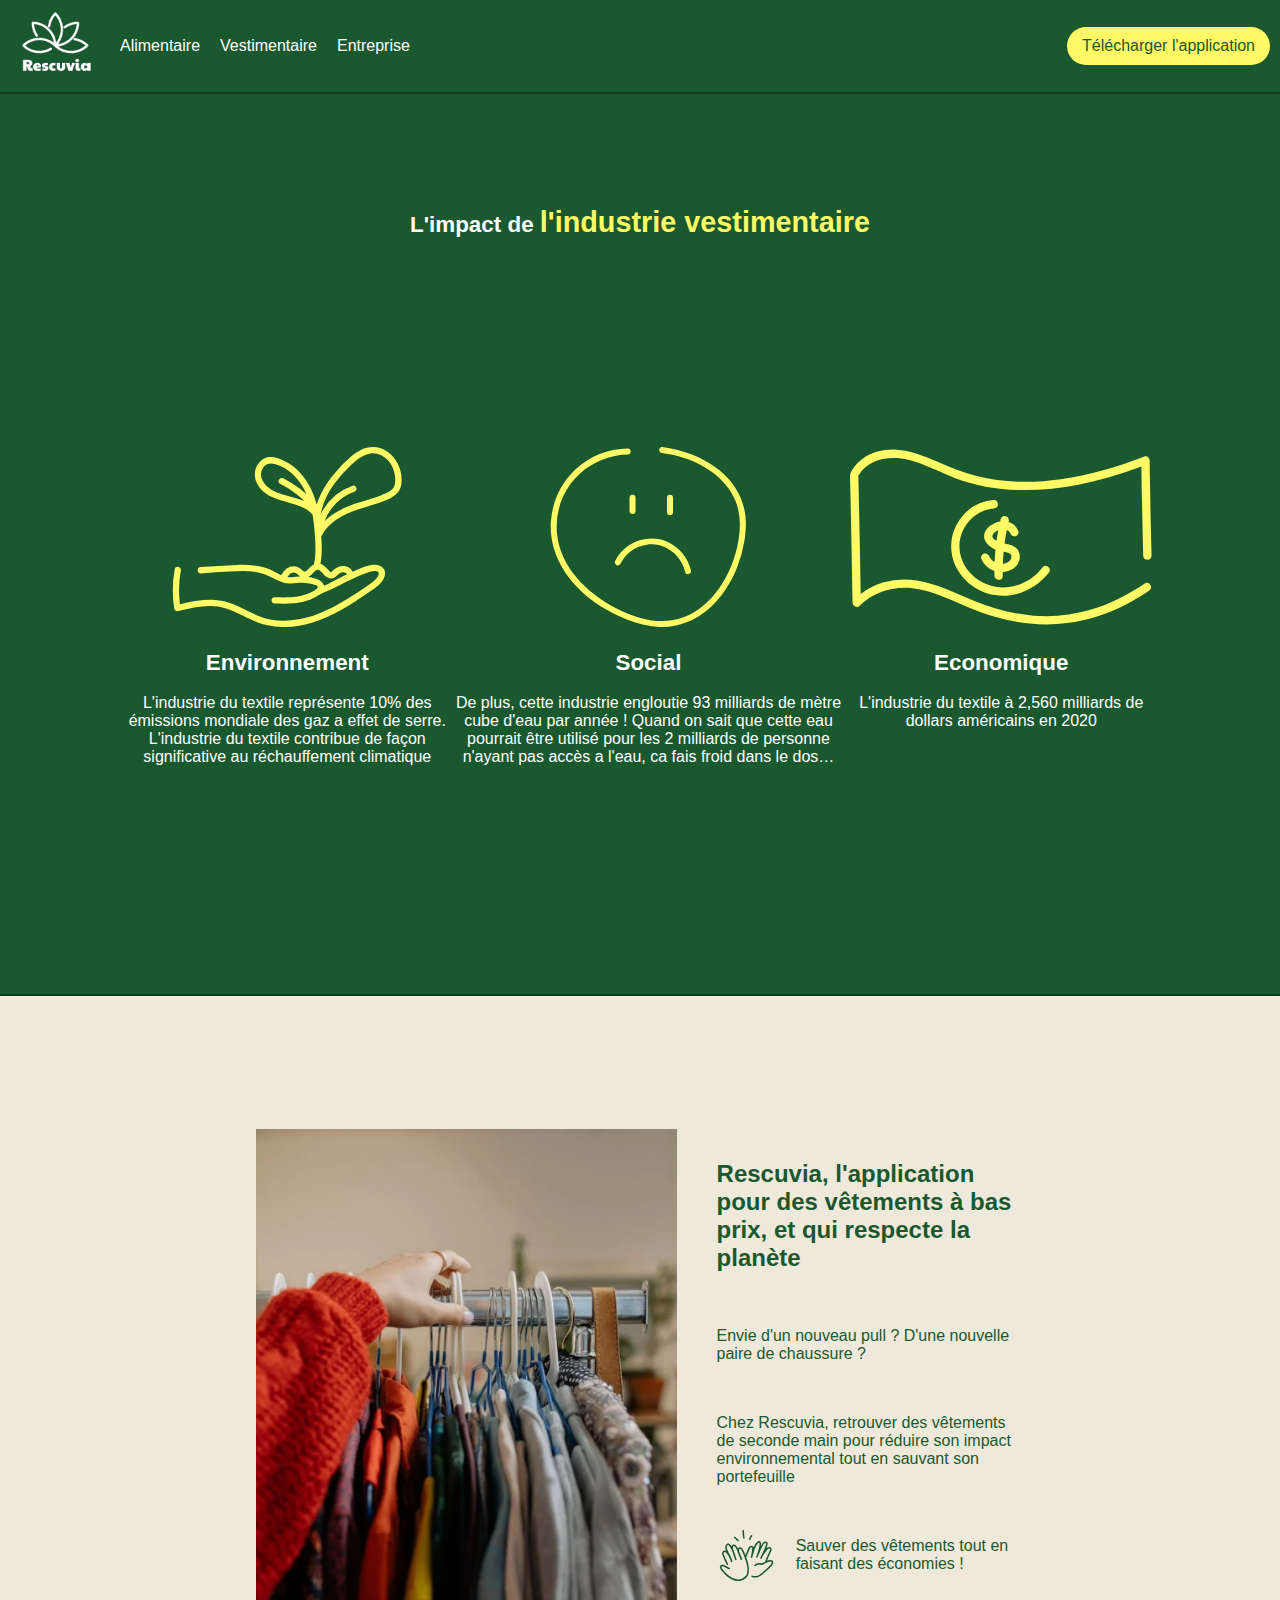
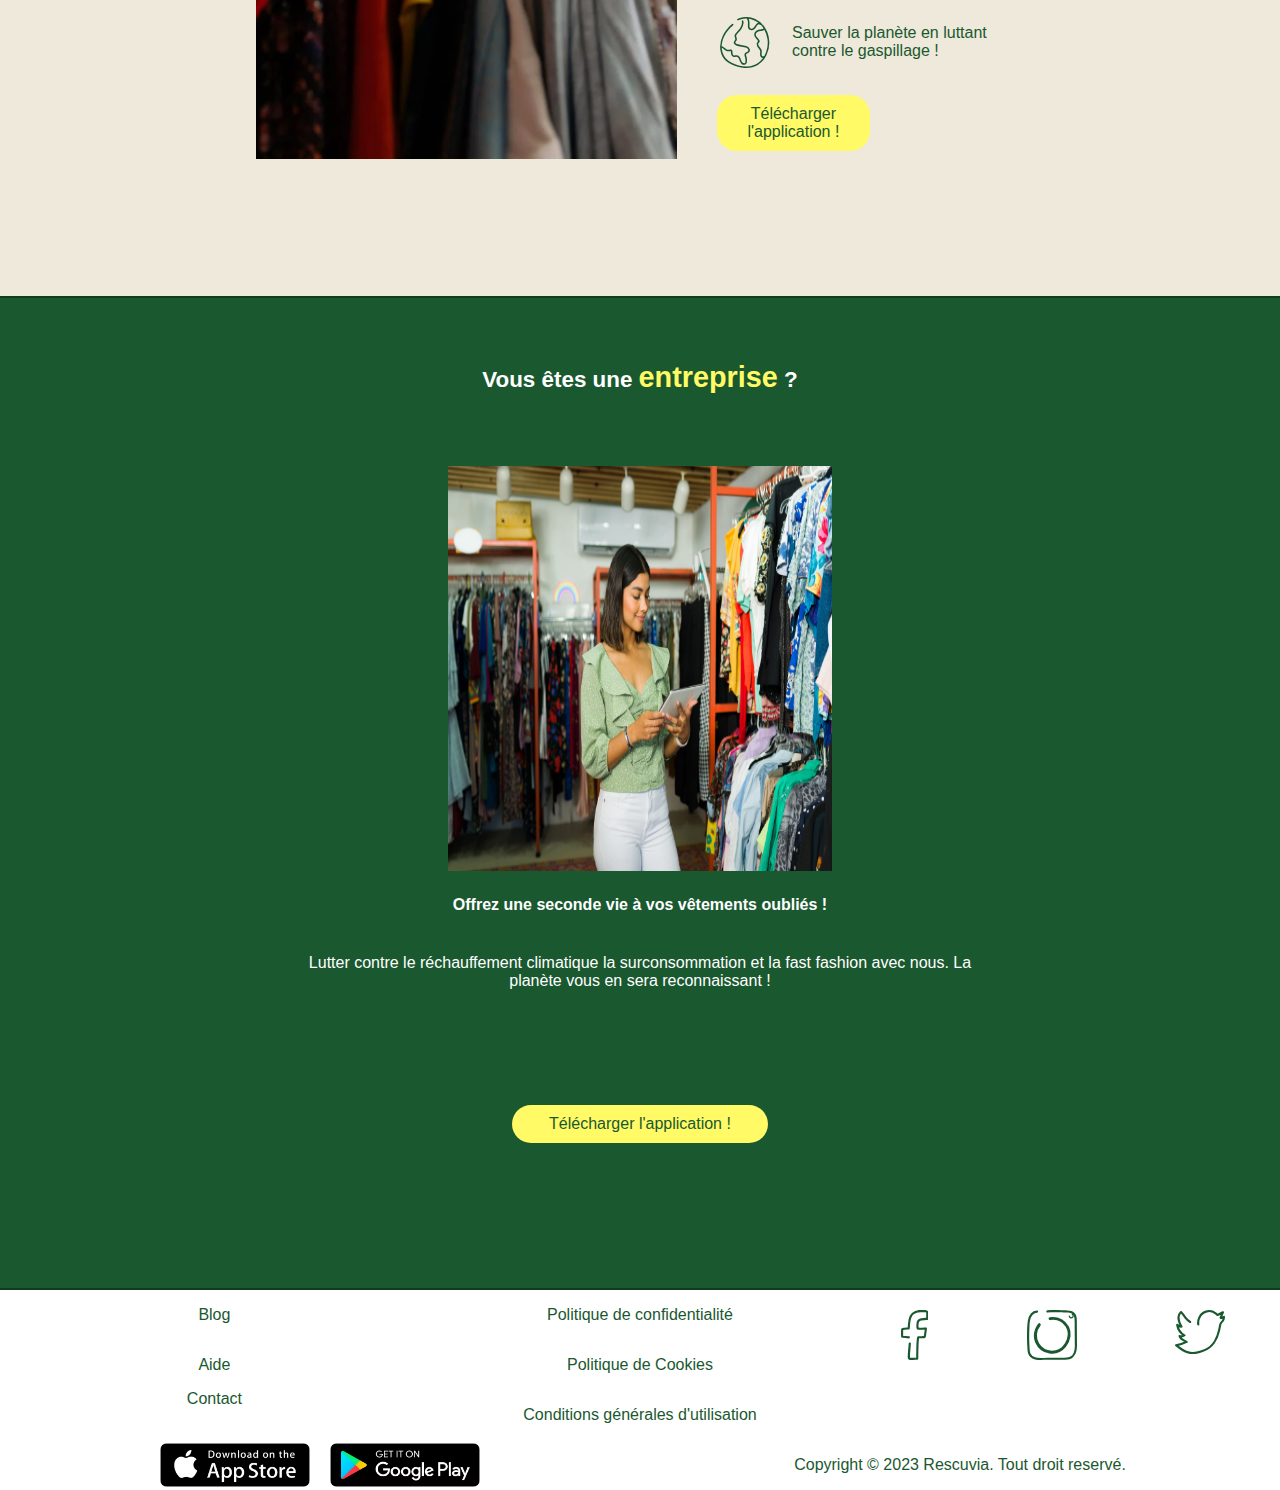
<file: vestimentaire.html>
<!DOCTYPE html>
<html lang="fr">
  <head>
    <meta charset="UTF-8" />
    <meta name="viewport" content="width=device-width, initial-scale=1.0" />
    <link rel="stylesheet" href="vestimentaire.css" />
    <link rel="icon" type="image/x-icon" href="/assets/nouveau-projet-3.ico" />
    <title>Vestimentaire - Rescuvia</title>
    <meta
      name="description"
      content="Avec Rescuvia, luttez contre le gaspillage vestimentaire tout en économisant votre argent." />
    <meta name="robots" content="index" />
  </head>

  <body>
    <header>
      <nav>
        <div class="logo-container">
          <div class="logo">
            <a href="/index.html">
              <img src="./assets/image1.svg" alt="Logo" class="nav-logo" />
            </a>
          </div>
          <div class="links">
            <a href="/alimentaire.html">Alimentaire</a>
            <a href="/vestimentaire.html">Vestimentaire</a>
            <a href="/entreprise.html">Entreprise</a>
          </div>
        </div>
        <a href="#" class="button-default">Télécharger l'application</a>
      </nav>
    </header>
    <main>
      <div class="vestimentaire-first-container">
        <h1 class="center-txt main-txt">
          L'impact de <span class="highlight">l'industrie vestimentaire</span>
        </h1>
        <div class="icon-txt-container">
          <div class="card">
            <svg
              xmlns="http://www.w3.org/2000/svg"
              width="272.425"
              height="214.293"
              viewBox="0 0 272.425 214.293">
              <path
                id="Tracé_10"
                data-name="Tracé 10"
                d="M273.94,42.989c-5.943-8.139-15.165-13.826-25.38-14.2-10.065-.376-19.062,4.859-26.569,11.073a159.256,159.256,0,0,0-21.484,22.176C191.946,72.581,184.83,84.5,180.843,97.3c-3.581-13.435-9.433-26.178-18.716-36.754a62.238,62.238,0,0,0-19.633-15.21c-7.763-3.716-17.873-7.041-25.8-1.986-6.469,4.122-10.08,12.261-9.463,19.844.707,8.606,6.093,15.737,12.833,20.777,8.726,6.5,19.573,8.831,29.864,11.614,9.328,2.512,18.9,5.7,25.441,13.224a2.6,2.6,0,0,0,.421.391c.662,3.475,1.173,6.981,1.58,10.486a.191.191,0,0,0,.015.09v.03h0c.406,3.385.722,6.74.978,10.11h0c.2,2.5.361,4.965.512,7.447.617,10.426,1.1,21.017-1.444,31.218a16.868,16.868,0,0,0-4.258,3.039c-1.715,1.625-4.513,5.988-7.312,5.476-1.143-.211-2.121-1.474-2.934-2.227a15.564,15.564,0,0,0-4.649-3.235,13.882,13.882,0,0,0-12.758,1.61,23.539,23.539,0,0,0-7.056,8.094c-2.678-1.264-5.236-2.8-7.853-4.182-13.661-7.221-29.081-8.56-44.276-8.034-7.372.256-14.714.858-22.07,1.279-7.131.421-14.262.8-21.378,1.369a3.863,3.863,0,0,0-3.761,3.761c0,1.911,1.73,3.942,3.761,3.761,11.569-.948,23.184-1.444,34.768-2.2,13.706-.888,27.863-1.324,41.057,3.054,6.62,2.2,12.307,6.244,18.716,8.891a28.969,28.969,0,0,0,10.682,2.257c3.9.075,7.748-.6,11.63-.842a48.911,48.911,0,0,1,10.486.436,36.087,36.087,0,0,1,9.794,2.588c.587.286,1.745.812,2.031,1.444.436.963-.632,1.956-1.249,2.573a13.4,13.4,0,0,1-1.2,1.053c-.03.015-.045.03-.075.045a5.66,5.66,0,0,0-.466.376,35.961,35.961,0,0,1-6.048,3.415c-13,6.168-28.3,5.642-42.321,5.281-4.844-.12-4.844,7.4,0,7.522,13.961.361,28.69.617,41.914-4.5a50.587,50.587,0,0,0,9.463-4.739c.421-.271.827-.557,1.249-.858l.135-.09c2.828-1.971,6.334-3.144,9.508-4.468,4.559-1.9,8.921-4.107,13.33-6.349,10.727-5.446,21.409-11.329,32.842-15.21,4.092-1.4,9.207-3.4,13.435-2.2a2.524,2.524,0,0,1,2.166,2.633c0,2.151-1.58,4.3-2.934,5.837-3.581,4.107-8.184,7.041-12.668,10.065-4.95,3.325-9.9,6.635-14.924,9.869-19.979,12.848-41.237,24.478-64.872,28.765a91.234,91.234,0,0,1-34.046.105c-11.3-2.242-21.3-7.432-31.534-12.5-10.622-5.266-21.348-9.583-33.279-10.591-12.577-1.053-25.23,1.113-37.476,3.791-1.67.361-3.325.737-4.995,1.128a129,129,0,0,1,1.008-39.673,3.85,3.85,0,0,0-2.618-4.619c-1.835-.5-4.258.617-4.634,2.618a139.988,139.988,0,0,0-.481,47.255c.331,2.061,2.828,3.054,4.619,2.633,12.668-2.979,25.5-5.973,38.574-5.882a65.038,65.038,0,0,1,18.55,2.708A107.753,107.753,0,0,1,88.8,227.481c10.862,5.326,21.559,11.088,33.5,13.63a100.056,100.056,0,0,0,37.371.376c24.839-4.137,47.376-16.339,68.333-29.819,5.3-3.4,10.531-6.921,15.767-10.441,4.874-3.265,9.975-6.575,13.751-11.133,3.611-4.378,6.695-10.757,3.189-16.158-2.843-4.378-8.32-5.4-13.179-4.844-5.928.677-11.72,2.934-17.2,5.175-2.242.918-4.438,1.881-6.635,2.9-2.678-5.807-10.2-8.3-16.444-5.943a20.137,20.137,0,0,0-5.055,2.843,24.67,24.67,0,0,0-2.151,1.79c-.436.406-1.414,1.79-2,1.941-.737.181-1.595-.782-2.121-1.279-1.219-1.143-2.317-2.392-3.475-3.6-2.031-2.091-4.333-4.137-7.146-5.025,1.851-9.1,1.73-18.49,1.234-27.742-.09-1.58-.181-3.159-.286-4.739h0c8.079-17.346,26.133-26.373,43.389-32.241,10.652-3.626,21.574-6.484,32.075-10.546,4.649-1.805,9.192-3.791,13.044-7.026a20.256,20.256,0,0,0,6.906-13.465,43.006,43.006,0,0,0-7.733-29.157Zm-136.7,29.578A133.362,133.362,0,0,1,156.937,84.9a73.555,73.555,0,0,1,9.192,8.275c-10.351-4.528-22.251-6.153-32.722-10.366-6.68-2.693-13.179-7.056-16.669-13.525a15.507,15.507,0,0,1,1.053-16.94c4.814-6.123,12.878-3.987,19.272-1.264a53.991,53.991,0,0,1,17.647,12.5,71.442,71.442,0,0,1,14.007,21.544c-2.212-2.106-4.574-4.062-6.951-5.913a137.8,137.8,0,0,0-20.732-13.149c-4.288-2.242-8.094,4.243-3.791,6.5ZM151.01,183.7a27.97,27.97,0,0,1-5.16-.135,14.146,14.146,0,0,1,3.22-3.656c2.046-1.565,5.07-2.407,7.312-.812,1.67,1.189,2.949,2.663,4.543,3.806-3.31.135-6.6.6-9.914.8Zm35.024-6.559c2.257,2.166,4.2,4.664,6.755,6.5a8.229,8.229,0,0,0,10.622-.542c2.558-2.181,4.664-4.814,8.229-5.3,1.941-.256,4.543.677,5.326,2.573l-4.152,2.076c-5.958,3.009-11.885,6.123-17.888,9.087-1.7.842-3.49,1.58-5.311,2.332-.993-5.747-8.666-8.38-13.961-9.568-1.58-.361-3.174-.662-4.784-.888a17.761,17.761,0,0,0,3.28-2.181c2.212-1.82,3.972-4.874,6.665-6.033,2.031-.858,3.671.466,5.221,1.941ZM274.316,70.234A13.327,13.327,0,0,1,268.93,80.69c-3.49,2.633-7.778,4.182-11.84,5.672-9.914,3.656-20.13,6.364-30.1,9.794-13.194,4.528-26.87,10.922-36.859,20.867a59.985,59.985,0,0,1,21.89-28.013,55.383,55.383,0,0,1,13.57-6.875c4.559-1.55,2.6-8.816-2-7.252a66.759,66.759,0,0,0-37.9,33.64c2.272-13.089,8.56-25.546,16.323-36.212a169.311,169.311,0,0,1,19.362-21.755c6.274-6.078,13.435-12.156,22.251-13.9,8.41-1.655,16.91,2.257,22.462,8.5,5.913,6.635,8.7,16.278,8.229,25.079Z"
                transform="translate(-9.5 -28.767)"
                fill="#fffa65" />
            </svg>

            <h2 class="main-txt">Environnement</h2>
            <p>
              L'industrie du textile représente 10% des émissions mondiale des
              gaz a effet de serre. L'industrie du textile contribue de façon
              significative au réchauffement climatique
            </p>
          </div>
          <div class="card">
            <svg
              id="sad"
              xmlns="http://www.w3.org/2000/svg"
              width="236.564"
              height="218.175"
              viewBox="0 0 236.564 218.175">
              <path
                id="Tracé_15"
                data-name="Tracé 15"
                d="M115.56,68.536V85.9a3.645,3.645,0,1,0,7.289,0V68.536a3.645,3.645,0,1,0-7.289,0Z"
                transform="translate(25.417 -6.98)"
                fill="#fffa65" />
              <path
                id="Tracé_16"
                data-name="Tracé 16"
                d="M84.41,68.536V84.557a3.645,3.645,0,1,0,7.289,0V68.536a3.645,3.645,0,1,0-7.289,0Z"
                transform="translate(11.156 -6.98)"
                fill="#fffa65" />
              <path
                id="Tracé_17"
                data-name="Tracé 17"
                d="M78.954,131.984a43.34,43.34,0,0,1,31.868-23.238c13.485-2.216,27.057,3.4,36.213,13.281a41.506,41.506,0,0,1,10.234,19.754,3.7,3.7,0,0,0,4.49,2.551,3.736,3.736,0,0,0,2.551-4.49c-3.193-15.249-14.389-28.559-28.617-34.769s-31.825-4.825-45.412,3.863A48.81,48.81,0,0,0,72.67,128.31a3.726,3.726,0,0,0,1.312,4.986,3.682,3.682,0,0,0,4.986-1.312h0Z"
                transform="translate(5.576 9.665)"
                fill="#fffa65" />
              <path
                id="Tracé_18"
                data-name="Tracé 18"
                d="M112.265,27.052a96.214,96.214,0,0,0-63.2,25.177c-17.392,15.949-27.932,38.589-29.9,62.016-1.822,21.576,4.476,43.094,16.138,61.2s27.932,32.743,46.053,44.027a178.918,178.918,0,0,0,29.7,14.768c12.421,4.84,25.483,8.31,38.837,8.995,21.926,1.123,42.627-6.706,59.3-20.73,16.022-13.47,27.67-31.679,35.469-50.966a151.517,151.517,0,0,0,8.893-31.723c2.143-12.712,2.741-25.745.16-38.443-3.878-19.127-15.249-35.921-30.294-48.123s-34.769-21.109-54.479-25.5c-4.971-1.108-9.986-1.924-15.03-2.566-1.954-.248-3.645,1.851-3.645,3.645,0,2.172,1.676,3.4,3.645,3.645,18.777,2.376,37.379,8.412,53.532,18.34C222.609,60.131,235.9,73.426,242.7,90.1c8.455,20.774,5.977,44.1-.131,65.18-5.438,18.762-14.622,36.81-27.655,51.447S186.031,231.616,167.2,235c-23.413,4.184-47.9-3.761-68.635-14.214-18.063-9.1-34.682-21.328-47.846-36.752s-21.751-32.772-24-52.1A89.164,89.164,0,0,1,43.266,69.548C56.3,51.675,75.673,40.2,96.754,35.974a85.229,85.229,0,0,1,15.511-1.6c4.68-.058,4.694-7.347,0-7.289h0Z"
                transform="translate(-18.857 -25.166)"
                fill="#fffa65" />
            </svg>

            <h2 class="main-txt">Social</h2>
            <p>
              De plus, cette industrie engloutie 93 milliards de mètre cube
              d'eau par année ! Quand on sait que cette eau pourrait être
              utilisé pour les 2 milliards de personne n'ayant pas accès a
              l'eau, ca fais froid dans le dos…
            </p>
          </div>
          <div class="card">
            <svg
              id="Groupe_6"
              data-name="Groupe 6"
              xmlns="http://www.w3.org/2000/svg"
              width="301.545"
              height="174.894"
              viewBox="0 0 301.545 174.894">
              <path
                id="Tracé_12"
                data-name="Tracé 12"
                d="M309.871,183.018a4.263,4.263,0,0,1-1.482,5.694C289.64,201.5,268.944,211.64,246.9,217.235a167.622,167.622,0,0,1-57.927,4.3A208.758,208.758,0,0,1,129.4,206c-18.432-7.693-37.031-17.533-57.161-19.814-19.481-2.215-38.946,3.746-53.149,17.466a4.214,4.214,0,0,1-7.11-2.947c-.067-4.013-.133-8.042-.2-12.055q-.8-48.2-1.882-96.39c-.1-4.013-.183-8.026-.283-12.055-.05-2.065-.1-4.146-.15-6.227a9.01,9.01,0,0,1,1.515-5.162A39.887,39.887,0,0,1,22.748,56.124c9.391-6.627,21.529-9.174,32.9-8.558,14.07.749,27.39,6.077,40.178,11.572C109.048,64.816,122.1,70.46,136.089,73.99c27.407,6.893,56.229,7.16,84.1,3.18,28.706-4.1,56.7-12.355,83.686-22.811,2.564-1,5.278,1.532,5.278,4.013-.033,6.494.117,12.971.266,19.448.266,11.789.416,23.577.583,35.366.216,13.52.882,27.057,1,40.577.033,5.378-8.292,5.361-8.325,0-.083-8.242-.45-16.484-.583-24.709-.316-21.546-1.2-43.108-1.249-64.671a396.077,396.077,0,0,1-62.956,18.2c-40.927,7.976-84.285,8.242-123.714-6.76-9.707-3.7-19.082-8.209-28.739-12.072-9.008-3.63-18.549-6.993-28.306-7.759C41.9,54.759,25.512,59.854,17.77,73.74c.233,9.091.433,18.149.633,27.24q1,45.406,1.748,90.846A73.64,73.64,0,0,1,42.379,180.5a76.013,76.013,0,0,1,33.734-2.131c20.414,3.03,38.946,12.854,57.844,20.563,18.848,7.693,38.763,13.087,59.11,14.636a160.194,160.194,0,0,0,56.828-5.778c19.448-5.628,37.58-14.886,54.281-26.275a4.213,4.213,0,0,1,5.694,1.5Z"
                transform="translate(-9.458 -47.476)"
                fill="#fffa65" />
              <path
                id="Tracé_13"
                data-name="Tracé 13"
                d="M112.841,77.835c-14.27,1.232-26.524,8.159-34.533,20.1a47.329,47.329,0,0,0-7.126,35.732c2.581,12.255,10.906,23.627,21.429,30.887s24.376,10.29,37.53,8.342c15.2-2.231,28.922-10.906,38.18-23.044,1.365-1.782.283-4.662-1.5-5.694-2.148-1.249-4.329-.3-5.694,1.5-13.7,18-40.111,25.442-60.292,14.2-9.125-5.078-16.75-13.37-20.214-23.327A38.059,38.059,0,0,1,83,106.357a36.9,36.9,0,0,1,29.838-20.2A4.276,4.276,0,0,0,117,82c0-2.1-1.915-4.362-4.163-4.163h0Z"
                transform="translate(30.957 -27.295)"
                fill="#fffa65" />
              <path
                id="Tracé_14"
                data-name="Tracé 14"
                d="M125.446,122.1c-1.915-3.563-5.595-5.528-9.441-6.327-1.449-.3-2.9-.533-4.346-.8q.874-6.843,2.248-13.62a6.041,6.041,0,0,1,3.53,3.33c.849,2.081,2.764,3.547,5.112,2.914,1.965-.549,3.78-3.03,2.914-5.128a15.674,15.674,0,0,0-9.807-9.058c.067-.266.133-.549.2-.816,1.265-5.212-6.76-7.426-8.042-2.215-.2.8-.383,1.582-.566,2.381a18.156,18.156,0,0,0-3.2.749c-7.859,2.548-15.935,10.107-11.655,18.982,1.782,3.7,5.478,6.311,9.108,8.009.366.167.716.333,1.082.466-.416,4.146-.7,8.292-.882,12.438a11.312,11.312,0,0,1-5.278-5.578c-.866-2.065-2.764-3.547-5.112-2.9-1.965.533-3.78,3.03-2.914,5.112a21.366,21.366,0,0,0,13.121,12.222q0,2.473.05,4.945c.117,5.345,8.442,5.361,8.325,0-.033-1.282-.05-2.564-.033-3.846,6.377-.35,12.838-3.247,15.652-9.191a13.507,13.507,0,0,0-.067-12.072ZM99.671,106.628c.8-2.181,3.03-3.93,5.694-4.929-.683,3.5-1.249,7.01-1.748,10.54C101.486,111.024,98.789,109.059,99.671,106.628Zm13.687,27.707a12.633,12.633,0,0,1-3.363.733q.175-5.944.733-11.855c.816.166,1.632.316,2.464.466,2.764.516,5.578,1.365,5.395,4.7-.15,2.964-2.614,4.979-5.228,5.961Z"
                transform="translate(42.894 -20.922)"
                fill="#fffa65" />
            </svg>

            <h2 class="main-txt">Economique</h2>
            <p>
              L'industrie du textile à 2,560 milliards de dollars américains en
              2020
            </p>
          </div>
        </div>
      </div>
      <div class="vestimentaire-second-container">
        <div class="center-container">
          <div class="img">
            <img
              src="assets/Image-3.webp"
              class="fadeIn"
              alt="Des vêtements sur un porte vêtements." />
          </div>
          <div class="txt">
            <h2>
              Rescuvia, l'application pour des vêtements à bas prix, et qui
              respecte la planète
            </h2>
            <p>Envie d'un nouveau pull ? D'une nouvelle paire de chaussure ?</p>
            <p>
              Chez Rescuvia, retrouver des vêtements de seconde main pour
              réduire son impact environnemental tout en sauvant son
              portefeuille
            </p>
            <div class="icon-text-centered">
              <svg
                xmlns="http://www.w3.org/2000/svg"
                width="99.67"
                height="95.213"
                viewBox="0 0 99.67 95.213">
                <g id="clap" transform="translate(-12.869 -16.825)">
                  <path
                    id="Tracé_21"
                    data-name="Tracé 21"
                    d="M163.486,124.11c-.126.057-.246.114-.366.172a1.168,1.168,0,0,0,.452-.212C163.543,124.081,163.515,124.1,163.486,124.11Z"
                    transform="translate(-64.285 -45.885)"
                    fill="#71cb9f" />
                  <path
                    id="Tracé_22"
                    data-name="Tracé 22"
                    d="M148.62,126.428h-.006a.056.056,0,0,1-.034-.011C148.591,126.405,148.609,126.416,148.62,126.428Z"
                    transform="translate(-58.064 -46.887)"
                    fill="#71cb9f" />
                  <g
                    id="Groupe_12"
                    data-name="Groupe 12"
                    transform="translate(12.869 16.825)">
                    <path
                      id="Tracé_23"
                      data-name="Tracé 23"
                      d="M112.458,93.762a9.823,9.823,0,0,1-2.014,4.228c-1.041,1.385-2.157,2.718-3.324,4.005-4.64,5.109-10.07,9.44-15.448,13.732-2.718,2.168-5.521,4.148-8.994,4.823a20.668,20.668,0,0,1-10.156-.7c-1.751-.555-1-3.318.761-2.758a17.2,17.2,0,0,0,9.892.395c3.307-.944,5.945-3.353,8.565-5.464a110.147,110.147,0,0,0,14.115-12.908,29.907,29.907,0,0,0,2.763-3.484c.584-.921,1.356-2.254,1-3.387-.7-2.231-4.48-1.007-6-.486a45.79,45.79,0,0,0-4.331,1.848c-.029.011-.057.029-.086.04-.126.057-.246.114-.366.172a.021.021,0,0,1-.017.006,24.219,24.219,0,0,0-2.678,1.453c-1.734,1.1-4.1,2.987-6.311,2.449a3.922,3.922,0,0,1-.7-.28c-.006-.006-.017-.006-.023-.011s-.017-.006-.029-.011c-.269-.1-.538-.2-.812-.28a7.242,7.242,0,0,0-2.311-.36,9.723,9.723,0,0,0-6.8,2.792c-1.35,1.253-3.376-.767-2.025-2.02a12.569,12.569,0,0,1,9.143-3.622,11.821,11.821,0,0,1,3.21.6c.355.126.687.3,1.03.423-.051.04-.017.034.04.017.006,0,.011.006.017.006l-.011-.011c.034-.006.086-.017.126-.023h-.023c.069-.017.16-.029.172-.034.12-.029.235-.069.349-.1a16.426,16.426,0,0,0,3.044-1.694,26.605,26.605,0,0,1,3.05-1.711,110.667,110.667,0,0,1,4.594-11.575c.8-1.745,1.619-3.484,2.443-5.218a31.581,31.581,0,0,0,2.2-5c.315-1.15.338-2.62-1.127-2.866s-2.689.847-3.6,1.871c-1.036,1.161-1.951,2.449-2.889,3.69-1.081,1.43-2.14,2.878-3.153,4.354-.847,1.247-1.7,2.517-2.46,3.839-.835,1.757-1.665,3.513-2.46,5.281-.669,1.488-3.118.412-2.615-1.1a30.159,30.159,0,0,1,2.638-5.687c1.9-3.988,3.833-7.959,5.51-12.044a67.269,67.269,0,0,0,2.695-7.713c.252-.91.83-2.186-.3-2.678-.938-.412-2.106.206-2.826.79a4.287,4.287,0,0,0-.4.389c-.074.086-.143.172-.217.257L95.288,58l-.017.017c0,.006-.006.006-.006.011a.006.006,0,0,1-.006.006c-.338.475-.658.95-.967,1.442-.853,1.373-1.619,2.8-2.357,4.24-1.819,3.53-3.479,7.146-5.069,10.785-.555,1.27-1.1,2.512-1.625,3.77-.532,1.533-1.121,3.05-1.774,4.531-.046.114-.092.223-.143.338-.658,1.488-3.153.406-2.615-1.1.532-1.488,1.11-2.964,1.722-4.428.12-.332.229-.664.343-1Q83.9,73.294,84.812,69.9c.544-2.025,1.036-4.068,1.43-6.133.1-.526.195-1.053.275-1.579.034-.2.069-.406.1-.606.011-.1.029-.2.04-.3a.169.169,0,0,1,.011-.057.64.64,0,0,0,.011-.074v-.017a.116.116,0,0,0,.006-.029v-.011c.1-.818.177-1.631.206-2.449a13.891,13.891,0,0,0-.046-1.825V56.8c-.006-.051-.034-.275-.051-.338-.029-.137-.057-.275-.1-.406-.034-.1-.074-.2-.1-.3a.484.484,0,0,0,.023.1.625.625,0,0,0-.046-.109c-.029,0-.074.006-.126.011a3.132,3.132,0,0,0-.635.16,6,6,0,0,0-2.048,1.333,19.449,19.449,0,0,0-3.748,5.607,45.412,45.412,0,0,0-2.363,5.784c-1.6,4.806-2.495,9.835-4.268,14.59a1.43,1.43,0,0,1-2.758-.761A52.783,52.783,0,0,0,72.4,73.629a62.608,62.608,0,0,0,.8-7.518c.006-.481.029-1.2-.383-1.533a1.3,1.3,0,0,0-1.207-.1c-1.179.389-1.974,1.7-2.609,2.689a40.368,40.368,0,0,0-3.421,7.358c-1.139,2.941-2.214,5.91-3.439,8.811a118,118,0,0,1,3.8,13.36q.541,2.48.955,4.983a19.739,19.739,0,0,1,.349,3.278,45.863,45.863,0,0,1-.578,6.677,17.3,17.3,0,0,1-1.671,6,17.8,17.8,0,0,1-2.678,3.227,24.936,24.936,0,0,1-3.713,3.187c-5.367,3.719-12.387,4.182-18.543,2.437-6.351-1.8-11.832-5.824-16.564-10.316a72.324,72.324,0,0,1-7-7.678c-1.814-2.3-4.468-5.43-3.37-8.611A4.533,4.533,0,0,1,16.6,96.967a7.744,7.744,0,0,1,4.846.881c3.29,1.579,6.454,3.484,9.658,5.235,1.619.881.172,3.347-1.448,2.466L25.24,103.14c-1.453-.79-2.9-1.6-4.36-2.374a5.892,5.892,0,0,0-3.622-1.018c-3,.521-.7,4.114.286,5.447a63.959,63.959,0,0,0,12.908,13.159c4.64,3.444,10.047,6.071,15.917,6.248a18.21,18.21,0,0,0,8.313-1.591,20.49,20.49,0,0,0,6.58-5.235,13.85,13.85,0,0,0,1.156-1.413c.074-.12.143-.24.206-.366.046-.08.086-.166.126-.252h0a.058.058,0,0,0,.006-.017,17.477,17.477,0,0,0,.75-2.632,40.535,40.535,0,0,0,.8-6.065c.057-.841.1-1.694.074-2.54a20.474,20.474,0,0,0-.441-3.2c-.544-3.1-1.253-6.156-2.083-9.183A124.431,124.431,0,0,0,56.439,76.4,61.809,61.809,0,0,0,52.348,68.2c-.069-.057-.132-.143-.2-.2a2.387,2.387,0,0,0-.95-.509,2.036,2.036,0,0,0-1.945.309,1.56,1.56,0,0,0-.549.95,1.6,1.6,0,0,0-.034.16c0,.023-.006.051-.006.092a5.951,5.951,0,0,0-.017.641A13.294,13.294,0,0,0,49.1,72.57c.074.315.154.624.24.938q1.553,3.974,3.1,7.936c.086.172.166.349.252.521a22.893,22.893,0,0,1,1.671,4.406,1.431,1.431,0,0,1-2.758.761c-.584-1.488-1.161-2.981-1.745-4.468a53.664,53.664,0,0,1-2.792-6.8c-.183-.561-.366-1.144-.538-1.739L45.889,72.5c-.24-.624-.486-1.242-.727-1.865-.1-.257-.2-.526-.3-.784a2.833,2.833,0,0,1-.126-.309h-.006a.07.07,0,0,0-.011-.04c0-.006,0-.011-.006-.011a.044.044,0,0,1-.006-.017c-.229-.515-.492-1.018-.755-1.522a36.665,36.665,0,0,0-2.26-3.782,4.4,4.4,0,0,0-.441-.589,5.111,5.111,0,0,0-.675-.641,2.943,2.943,0,0,0-2.088-.635c-.549.086-.675.32-.87.853a7.15,7.15,0,0,0-.343,1.774,4.257,4.257,0,0,0,.12,1.774c.183.744.423,1.47.675,2.191.538,1.533,1.087,3.05,1.585,4.589q2.146,6.643,4.285,13.285c.566,1.762-2.191,2.506-2.758.761q-1.433-4.386-2.861-8.777c-.738-2.254-1.47-4.5-2.392-6.683q-1.244-2.961-2.752-5.8a21.8,21.8,0,0,0-3.038-4.743,2.638,2.638,0,0,0-2.214-1.1,2.493,2.493,0,0,0-1.659,1.551c-.761,1.819-.32,4.085.183,5.91,1.081,3.954,3.2,7.552,5.109,11.151,1.882,3.547,3.891,7.283,4.5,11.306A1.43,1.43,0,1,1,33.3,91.1a34.476,34.476,0,0,0-3.473-8.68,29.21,29.21,0,0,0-5.27-7.65c-.223-.217-.463-.429-.7-.635a.174.174,0,0,1-.04-.029S23.8,74.1,23.8,74.1a.151.151,0,0,1-.034-.029h-.006s-.063-.046-.1-.069c-.12-.086-.246-.172-.372-.246s-.246-.149-.372-.217c-.029-.011-.114-.051-.177-.086a.049.049,0,0,1-.034-.017l-.011-.006c-.063-.017-.143-.051-.172-.057-.109-.034-.252-.051-.36-.1,0-.006-.011-.006-.017-.006H22.1c-.1,0-.206.006-.3,0h-.011a.381.381,0,0,1-.04.017,1.219,1.219,0,0,1-.154.046h-.011c-.057.04-.269.126-.355.177a2.264,2.264,0,0,0-.389.263,2.151,2.151,0,0,0-.544.624,2.871,2.871,0,0,0-.349,1.636,3.914,3.914,0,0,0,.114.99c.074.366.172.727.28,1.087a27.735,27.735,0,0,0,1.688,3.971c.91,1.9,1.619,3.9,2.489,5.824,1.15,2.535,2.38,5.035,3.61,7.535a1.464,1.464,0,0,1-.515,1.957,1.447,1.447,0,0,1-1.957-.515c-1.488-3.032-2.987-6.059-4.331-9.154q-.532-1.227-1.036-2.46c-.149-.372-.3-.744-.441-1.116a.043.043,0,0,1-.006-.023h0c-.011-.029-.029-.063-.046-.1-.338-.721-.7-1.436-1.03-2.163-1.442-3.135-2.992-7.65.235-10.264a4.512,4.512,0,0,1,4.194-1.013,6.456,6.456,0,0,1,1.31.561,21.04,21.04,0,0,1-1.419-5.962c-.195-2.6.389-5.4,2.7-6.912,2.334-1.533,5.029-.372,6.677,1.573a21.183,21.183,0,0,1,2.2,3.2c.063-.252.137-.5.223-.744a4.071,4.071,0,0,1,4.629-2.815,6.755,6.755,0,0,1,4.509,3.044,28.922,28.922,0,0,1,2.483,4.222,4.592,4.592,0,0,1,4.428-2.2,5.512,5.512,0,0,1,4.251,2.763,68.077,68.077,0,0,1,5.1,11c.137.343.269.687.4,1.036,1.047-2.695,2.014-5.418,3.124-8.09,1.161-2.8,2.443-5.836,4.612-8.033a5.085,5.085,0,0,1,4.766-1.579,3.829,3.829,0,0,1,2.781,3.318,41.286,41.286,0,0,1,3.01-6.2c1.236-2.008,2.838-4.131,5.018-5.184,1.15-.561,2.775-1.076,3.971-.395a3,3,0,0,1,1.207,1.39,9.464,9.464,0,0,1,.561,4.428c-.057,1.133-.177,2.26-.338,3.393.406-.8.83-1.591,1.264-2.374a28.616,28.616,0,0,1,2.352-3.73,6.488,6.488,0,0,1,5.51-2.712,4.174,4.174,0,0,1,3.536,2.546c.555,1.459-.017,3.078-.429,4.5-.635,2.186-1.413,4.32-2.26,6.425a10.4,10.4,0,0,1,2.455-2.266,5.562,5.562,0,0,1,5.567-.343,4.7,4.7,0,0,1,2.06,5.075,21.942,21.942,0,0,1-2.277,5.71c-.921,1.928-1.842,3.862-2.735,5.807-1.3,2.861-2.517,5.762-3.582,8.714a17.247,17.247,0,0,1,6.2-1.608,5.777,5.777,0,0,1,4,1.242,4.654,4.654,0,0,1,1.407,4.371Z"
                      transform="translate(-12.869 -32.248)"
                      fill="#1a582f" />
                    <g
                      id="Groupe_11"
                      data-name="Groupe 11"
                      transform="translate(26.019)">
                      <path
                        id="Tracé_24"
                        data-name="Tracé 24"
                        d="M110.915,41.363c.166-.566.355-1.121.566-1.671.023-.063.206-.521.063-.172.057-.137.114-.269.177-.406.12-.269.252-.532.383-.8a19.67,19.67,0,0,1,1.882-2.981,1.433,1.433,0,0,0,.143-1.1,1.448,1.448,0,0,0-.658-.853,1.433,1.433,0,0,0-1.1-.143,1.669,1.669,0,0,0-.852.658,20.483,20.483,0,0,0-3.364,6.706,1.447,1.447,0,0,0,1,1.762,1.472,1.472,0,0,0,1.762-1h0Z"
                        transform="translate(-79.633 -23.824)"
                        fill="#1a582f" />
                      <path
                        id="Tracé_25"
                        data-name="Tracé 25"
                        d="M90.708,31.155a63.8,63.8,0,0,1-1.121-12.948,1.431,1.431,0,0,0-2.861,0A68.046,68.046,0,0,0,87.95,31.915a1.448,1.448,0,0,0,1.762,1,1.463,1.463,0,0,0,1-1.762h0Z"
                        transform="translate(-70.485 -16.825)"
                        fill="#1a582f" />
                      <path
                        id="Tracé_26"
                        data-name="Tracé 26"
                        d="M67.354,44.488a50.636,50.636,0,0,0-6.866-6.082,1.434,1.434,0,0,0-1.957.515,1.469,1.469,0,0,0,.515,1.957c.143.109.292.217.435.326.08.063.16.12.24.183.109.086.1.08,0,0,.286.223.572.446.853.675.561.458,1.116.927,1.654,1.413q1.622,1.45,3.107,3.038a1.445,1.445,0,0,0,2.025,0,1.462,1.462,0,0,0,0-2.025h0Z"
                        transform="translate(-58.345 -25.97)"
                        fill="#1a582f" />
                    </g>
                  </g>
                </g>
              </svg>
              <p>Sauver des vêtements tout en faisant des économies !</p>
            </div>
            <div class="icon-text-centered">
              <svg
                xmlns="http://www.w3.org/2000/svg"
                width="82.694"
                height="85.731"
                viewBox="0 0 82.694 85.731">
                <g id="earth" transform="translate(-21.991 -19.096)">
                  <path
                    id="Tracé_19"
                    data-name="Tracé 19"
                    d="M104.673,61.42A48.408,48.408,0,0,0,98.013,38.11c-.1-.164-.2-.334-.3-.5-.355-.572-.721-1.134-1.1-1.69A38.354,38.354,0,0,0,80.219,22.177,35.852,35.852,0,0,0,56.608,20.3a31.118,31.118,0,0,0-5.468,2.114c-1.531.758-.191,3.042,1.335,2.289a29.706,29.706,0,0,1,14.407-2.93h0a14.743,14.743,0,0,1,1.849,7.689c.032,1.5-.027,2.994-.042,4.493a9.26,9.26,0,0,0,.821,4.43c1.341,2.554,4.631,3.444,7.254,2.57,3.015-1,4.7-3.534,6.327-6.083a7.709,7.709,0,0,1,2.888-3.042,2.584,2.584,0,0,1,2.962.159,1.211,1.211,0,0,0,1.3.313,37.025,37.025,0,0,1,2.591,2.936q1.073,1.351,2.019,2.792A3.384,3.384,0,0,1,93.419,39.3a10.558,10.558,0,0,1-3.911.747,13.52,13.52,0,0,0-6.74,2.157,7.69,7.69,0,0,0-3.529,5.755,8.949,8.949,0,0,0,2.231,5.919A51.637,51.637,0,0,1,85.5,59.03c.127.217.223.5.371.7a.486.486,0,0,1,.042.132.186.186,0,0,0,.027-.042c.021-.053.021.005.011.037-.005.064-.021.042-.037.005a2.63,2.63,0,0,1-.551.45,4.726,4.726,0,0,0-.657.6,5.309,5.309,0,0,0-1.266,3.238,9.807,9.807,0,0,0,2.39,6.427c1.447,1.881,3.4,3.8,3.534,6.306.17,3.031-1.081,6.311.779,9.072a4.669,4.669,0,0,0,3.879,2.072,36.747,36.747,0,0,1-6.115,6.645,33.286,33.286,0,0,1-21.566,7.514,51.487,51.487,0,0,1-13.088-1.733,58.213,58.213,0,0,1-11.827-4.319,32.814,32.814,0,0,1-9.745-7.212,26.914,26.914,0,0,1-5.431-9.564A32.814,32.814,0,0,1,24.677,70.9a2.888,2.888,0,0,1,1.049.334,10.942,10.942,0,0,1,2.226,1.722c1.69,1.542,3.45,3.142,5.776,3.571a20.15,20.15,0,0,0,4.827.069c.276-.011,1.314-.212,1.547,0,.117.111.016.911.016,1.123,0,2.278.17,4.817,1.643,6.671a4.878,4.878,0,0,0,3.095,1.791,26.994,26.994,0,0,0,4.34-.143c2.459-.011,3.895,2.183,4.774,4.218,1.076,2.49,1.717,5.246,3.688,7.233a6.326,6.326,0,0,0,6.634,1.563c2.888-1.2,2.888-4.4,2.883-7.069a22.194,22.194,0,0,0-.44-4.811c-.3-1.367-1.028-2.66-1.2-4.054-.276-2.252,2.533-2.724,4.048-3.746a5.342,5.342,0,0,0,2.045-6.459,8.5,8.5,0,0,0-5.924-5,33.418,33.418,0,0,0-4.085-.832c-1.606-.265-3.206-.562-4.8-.9-1.632-.35-3.259-.737-4.87-1.166a10.168,10.168,0,0,1-3.11-1.3,4.089,4.089,0,0,1-.959-.843,1.494,1.494,0,0,1-.387-.954c.011-.89.991-1.717,1.553-2.437A4.935,4.935,0,0,0,50.1,55.57c-.185-1.261-.752-2.416-1.044-3.651a3.7,3.7,0,0,1,.864-3.253c.853-1.171,1.839-2.257,2.787-3.349,3.905-4.53,7.916-9.315,8.563-15.5A13.466,13.466,0,0,0,61,25.467c-.376-1.664-2.93-.959-2.554.7,1.272,5.659-2.289,10.969-5.744,15.091-.97,1.16-1.976,2.294-2.957,3.45a22.3,22.3,0,0,0-2.7,3.529,5.888,5.888,0,0,0-.588,4.191c.26,1.208.864,2.331,1.044,3.556a2.917,2.917,0,0,1-1.017,2.453,5.45,5.45,0,0,0-1.632,3.4c-.069,2.506,2.289,4.17,4.35,5.044a26.626,26.626,0,0,0,4.043,1.192q2.3.556,4.636,1.017c1.515.291,3.036.53,4.552.795A15.539,15.539,0,0,1,66.3,70.942c1.754.816,3.481,2.671,2.994,4.7a3.051,3.051,0,0,1-1.775,1.87,20.178,20.178,0,0,0-2.9,1.664,4.5,4.5,0,0,0-1.743,3.3,11.154,11.154,0,0,0,.954,4.144,14.737,14.737,0,0,1,.678,4.266,17.144,17.144,0,0,1-.122,4.2,1.91,1.91,0,0,1-1.712,1.69,4.084,4.084,0,0,1-2.422-.593c-2.056-1.24-2.729-4.107-3.556-6.2-.922-2.347-2.278-4.854-4.663-5.982a7.477,7.477,0,0,0-4.069-.535c-1.15.117-2.522.424-3.571-.212-1.515-.922-1.606-3.45-1.627-5.193-.011-1.282.09-2.686-1.049-3.555s-2.8-.583-4.138-.5a9.876,9.876,0,0,1-4.276-.35,8.686,8.686,0,0,1-2.316-1.526c-1.547-1.341-2.973-2.946-4.954-3.635a4.56,4.56,0,0,0-1.4-.254,37.44,37.44,0,0,1,1.971-11.2c2.575-7.646,7.36-14.4,12.977-20.12,1.394-1.42,2.845-2.777,4.334-4.091a1.334,1.334,0,0,0,0-1.876,1.352,1.352,0,0,0-1.87,0c-6.369,5.6-12.049,12.224-15.748,19.9A41.659,41.659,0,0,0,22,69.585v.17h0a38.5,38.5,0,0,0,.466,5.209,32.233,32.233,0,0,0,3.948,11.18,30.05,30.05,0,0,0,8.441,9.125,46.8,46.8,0,0,0,11.62,5.871,63.771,63.771,0,0,0,13.406,3.28c8.706,1.134,17.83,0,25.424-4.626a39.3,39.3,0,0,0,14.54-16.363,47.237,47.237,0,0,0,4.827-22.011ZM83.446,30.326c-2.284,1.812-3.153,4.79-5.262,6.751-1.526,1.42-4.313,2.4-5.961.578-.869-.954-.885-2.384-.88-3.6.011-1.457.069-2.92.048-4.377a19.868,19.868,0,0,0-1.367-7.63,33.126,33.126,0,0,1,4.191.832,34.548,34.548,0,0,1,12.235,6.046A7.089,7.089,0,0,0,83.446,30.326ZM99.454,77.592a42.978,42.978,0,0,1-3.2,6.979,1.412,1.412,0,0,0-1.5.609c-.249.318-1.039.286-1.521.079A2.793,2.793,0,0,1,91.818,83a13.3,13.3,0,0,1,.09-3.582,12.043,12.043,0,0,0-.148-4.292c-.625-2.363-2.316-4.16-3.762-6.041-1.113-1.447-2.231-3.4-1.86-5.246.2-.98.832-1.351,1.547-2.014,1.139-1.065,1.033-2.374.366-3.667a29.7,29.7,0,0,0-3.879-5.108c-1.139-1.372-2.294-2.957-2.289-4.737a5.068,5.068,0,0,1,2.755-4.16,10.142,10.142,0,0,1,3.089-1.208c1.362-.3,2.777-.291,4.154-.487a7.931,7.931,0,0,0,4.43-2.04,45.943,45.943,0,0,1,5.272,15.79,44.864,44.864,0,0,1-2.13,21.386Z"
                    fill="#1a582f" />
                  <path
                    id="Tracé_20"
                    data-name="Tracé 20"
                    d="M142.677,95.968c-.005.064-.021.042-.037.005a.186.186,0,0,0,.027-.042C142.688,95.878,142.688,95.936,142.677,95.968Z"
                    transform="translate(-56.719 -36.112)"
                    fill="#1a582f" />
                </g>
              </svg>
              <p>Sauver la planète en luttant contre le gaspillage !</p>
            </div>
            <button class="button-default">Télécharger l'application !</button>
          </div>
        </div>
      </div>
      <div class="vestimentaire-third-container">
        <h2 class="center-txt main-txt">
          Vous êtes une <span class="highlight">entreprise</span> ?
        </h2>
        <div class="icon-txt-container">
          <div class="card">
            <img
              src="assets/image5.webp"
              alt="Un vestiaire remplis de vêtements." />
            <h3 class="second-txt">
              Offrez une seconde vie à vos vêtements oubliés !
            </h3>
            <p>
              Lutter contre le réchauffement climatique la surconsommation et la
              fast fashion avec nous. La planète vous en sera reconnaissant !
            </p>
          </div>
        </div>
        <button class="button-default">Télécharger l'application !</button>
      </div>
    </main>
    <footer>
      <div class="footer-layer1">
        <div class="layer1-1">
          <p>Blog</p>
          <p>Aide</p>
          <a href="/form-contact.html">Contact</a>
        </div>

        <div class="layer1-2">
          <p>Politique de confidentialité</p>
          <p>Politique de Cookies</p>
          <p>Conditions générales d'utilisation</p>
        </div>
        <div class="layer1-3">
          <svg
            xmlns="http://www.w3.org/2000/svg"
            width="27.433"
            height="50"
            viewBox="0 0 27.433 50">
            <path
              id="facebook"
              d="M17.826,28.884a34.869,34.869,0,0,0-6.939-.694l1.1,1.1c-.116-2.255-.116-4.51-.058-6.765,0-.752-.116.231-.289-.058,0,.058.578-.058.636-.058.578-.058,1.156-.058,1.735-.116,1.156-.058,2.313-.173,3.412-.231a1.137,1.137,0,0,0,1.1-1.1c.173-2.371.347-4.8.636-7.112a12.717,12.717,0,0,1,1.908-5.609c2.718-3.874,8.211-3.7,12.374-3.412.347,0,1.272-.058,1.446.231.058.116,0,.578.058.752V6.8c.058,1.5,0,3.007-.058,4.51l1.1-1.1a21.242,21.242,0,0,0-7.17.867,4.848,4.848,0,0,0-2.6,1.793,6.615,6.615,0,0,0-.983,3.123,20.431,20.431,0,0,0-.116,3.759c.058,1.214.4,2.255,1.793,2.429a43.959,43.959,0,0,0,7.806.058L33.67,20.846c-.347,2.486-.694,4.915-1.041,7.4,0,.116-.058.231-.058.347,0,.289-.116.058.058.116-.694-.116.173-.058.058-.116H32.34c-.636,0-1.33.058-1.966.058-.578,0-1.156,0-1.735.058a5.042,5.042,0,0,0-1.85.173c-1.1.463-1.1,1.735-1.214,2.718l-.347,3.816C25.054,37.847,25,40.333,25,42.762c-.058,2.776-.058,5.609-.116,8.385l1.1-1.1-6.592.173c-.116,0-.636.058-.636.058.116.116,0,0,0-.116v-1.33c0-.925,0-1.85.058-2.776.173-3.3.636-6.592.81-9.888.058-1.388-2.14-1.388-2.2,0-.231,3.816-.81,7.517-.925,11.276-.058,1.735-.463,4.8,1.966,5.031,1.156.116,2.371-.058,3.527-.058,1.33-.058,2.6-.058,3.932-.116a1.1,1.1,0,0,0,1.1-1.1c.058-4.857.058-9.657.289-14.514.058-1.156.116-2.371.231-3.527.058-.636.116-1.214.173-1.85,0-.058.058-.752,0-.52-.058.173-.058.058.173.058h.578c1.214,0,2.486-.058,3.7-.058a2.178,2.178,0,0,0,2.371-1.33,6.853,6.853,0,0,0,.289-1.85c.116-.636.173-1.33.289-1.966.173-1.388.4-2.776.578-4.163.116-.636-.289-1.446-1.041-1.388-2.082.116-4.163.116-6.187.058a4.376,4.376,0,0,1-.867-.058c-.116,0-.52-.058-.578-.058-.173-.058-.058.058.289.289v-.289c0-.231-.058-.578-.058-.81a17.892,17.892,0,0,1,.116-3.065,3.821,3.821,0,0,1,.81-2.255,4.331,4.331,0,0,1,2.024-.925,24.241,24.241,0,0,1,5.782-.578,1.137,1.137,0,0,0,1.1-1.1c.058-1.5.116-3.007.058-4.51,0-1.272.116-2.891-1.1-3.643-1.1-.636-2.718-.52-3.932-.578a28.621,28.621,0,0,0-4.452.058,12.916,12.916,0,0,0-7,2.833,11.137,11.137,0,0,0-3.3,6.361,81.656,81.656,0,0,0-.983,9.136l1.1-1.1c-1.446.116-2.891.173-4.279.289-1.1.058-2.6-.058-3.18,1.1a6.1,6.1,0,0,0-.231,1.793c0,.636-.058,1.33-.058,1.966,0,1.388,0,2.833.116,4.221a1.1,1.1,0,0,0,1.1,1.1,33.376,33.376,0,0,1,6.361.578C18.635,31.255,19.214,29.173,17.826,28.884Z"
              transform="translate(-9.73 -2.516)"
              fill="#1a582f" />
          </svg>
          <svg
            xmlns="http://www.w3.org/2000/svg"
            width="50"
            height="50"
            viewBox="0 0 50 50">
            <g id="insta" transform="translate(-3.854 -4)">
              <path
                id="Tracé_27"
                data-name="Tracé 27"
                d="M24.265,6.479c3.688-.176,7.318-.352,11.006-.176,1.932.059,3.864.176,5.854.235,2.283.059,4.683-.059,6.85.821s3.1,2.815,3.337,4.985a79.133,79.133,0,0,1,.176,8.329c.058,5.924.117,11.789.176,17.713.058,4.575-.293,10.968-5.562,12.669-2.517.821-5.327.587-7.962.587-2.986.059-5.971.059-9.016.117-2.927.059-5.913.059-8.84.117-2.751.059-5.62.235-8.313-.586a7.218,7.218,0,0,1-4.8-3.93,14.48,14.48,0,0,1-.644-3.871c-.117-1.466-.176-2.874-.234-4.34a165.762,165.762,0,0,1,0-17.889c.234-4.692.293-10.968,4.8-13.724a6.094,6.094,0,0,1,2.869-.88,1.116,1.116,0,0,0,0-2.229A8.635,8.635,0,0,0,7.639,7.594a14.462,14.462,0,0,0-3.044,7.449,80.1,80.1,0,0,0-.644,9.15c-.117,3.167-.117,6.393-.059,9.56s.176,6.393.41,9.56c.176,2.757.585,5.4,2.634,7.39,4.215,4.164,11.006,3.226,16.392,3.167,6.322-.059,12.645-.059,18.968-.235,2.751-.059,5.5-.528,7.61-2.4a11.832,11.832,0,0,0,3.513-6.686,47.7,47.7,0,0,0,.41-9.15c0-3.167-.059-6.393-.059-9.56s-.058-6.393-.058-9.56c0-2.639.058-5.4-1.171-7.8C49.906,3.664,43.35,4.368,38.783,4.192c-3.513-.117-7.025-.293-10.6-.117l-3.922.176C22.86,4.368,22.86,6.538,24.265,6.479Z"
                transform="translate(0 0)"
                fill="#1a582f" />
              <path
                id="Tracé_28"
                data-name="Tracé 28"
                d="M28.254,8.919c.034.034.069.034,0,0,.034.034.069.034.1.069.069.034.1.1.172.172.1.1-.034-.069.034.034l.1.206h0c0,.034.034.069.034.1,0,.069.034.1.034.172h0v.206a1.478,1.478,0,0,1-.309.755c-.034.069-.034.069,0,.034l-.1.1c-.034.069-.1.1-.172.172l-.034.034-.206.1h0c-.034,0-.069.034-.1.034-.069,0-.1.034-.172.034a.126.126,0,0,0-.1.034h-.24c-.034,0-.206-.034-.069,0-.069,0-.137-.034-.206-.034-.034,0-.069-.034-.1-.034h0c-.034-.034-.1-.034-.137-.069-.034,0-.206-.137-.1-.069-.069-.034-.1-.1-.172-.137a.475.475,0,0,1-.1-.137c.1.1-.034-.069-.069-.1-.034-.069-.069-.1-.1-.172-.034-.034,0-.034,0,.034,0-.034-.034-.069-.034-.1-.034-.069-.034-.137-.069-.206h0v-.1a.675.675,0,0,0-.652-.652.652.652,0,0,0-.652.652,2.526,2.526,0,0,0,4.326,1.682,2.9,2.9,0,0,0,.824-1.991,2.457,2.457,0,0,0-1.133-1.888.642.642,0,0,0-.893.24A.7.7,0,0,0,28.254,8.919Z"
                transform="translate(20.675)"
                fill="#1a582f" />
              <path
                id="Tracé_29"
                data-name="Tracé 29"
                d="M27.354,14.094a15.361,15.361,0,0,1,15.058,6.4,13.168,13.168,0,0,1,2.275,7.432,18.605,18.605,0,0,1-2.9,9.25,15.5,15.5,0,0,1-13.254,7.51A15.116,15.116,0,0,1,15.9,37.337a15.356,15.356,0,0,1,1.333-17.551,1.589,1.589,0,0,0,0-2.134,1.482,1.482,0,0,0-2.117,0c-4.313,5.376-5.725,12.57-2.9,18.974A18.357,18.357,0,0,0,26.334,47.456a18.3,18.3,0,0,0,16.548-6.72,23.078,23.078,0,0,0,4.47-10.357,16.359,16.359,0,0,0-1.49-9.645,17.68,17.68,0,0,0-7.215-7.589,19.661,19.661,0,0,0-12.156-1.977,1.433,1.433,0,0,0-1.02,1.818A1.7,1.7,0,0,0,27.354,14.094Z"
                transform="translate(0)"
                fill="#1a582f" />
            </g>
          </svg>
          <svg
            xmlns="http://www.w3.org/2000/svg"
            width="50"
            height="44.014"
            viewBox="0 0 50 44.014">
            <path
              id="twitter"
              d="M26.806,18.711A11.228,11.228,0,0,1,31.887,7.855a9.5,9.5,0,0,1,11.261,1.27,3.671,3.671,0,0,0,1.559,1.1,2.783,2.783,0,0,0,2.021-.346c1.444-.693,2.887-1.5,4.331-2.31l-1.5-1.5-2.425,5.544a1.078,1.078,0,0,0,.924,1.617,7.234,7.234,0,0,0,3.927-.982c-.52-.289-1.1-.635-1.617-.924A6.107,6.107,0,0,1,49.5,14.5c-.635.924-1.559,1.617-2.137,2.6a9.833,9.833,0,0,0-1.039,3.349c-.173.982-.346,2.021-.577,3a38.309,38.309,0,0,1-4.273,11.665,19.626,19.626,0,0,1-9.3,8.142,49.261,49.261,0,0,1-6.988,2.252,18.018,18.018,0,0,1-7.449.635C12.6,45.275,8.326,41.984,4.4,38.808c-.173.577-.346,1.213-.462,1.79a33.16,33.16,0,0,0,10.626-3.407,1.081,1.081,0,0,0,0-1.848c-2.252-1.386-5.544-2.368-6.41-5.14L6.825,31.531a5.974,5.974,0,0,0,5.775-1.1,1.035,1.035,0,0,0-.231-1.675A13.885,13.885,0,0,1,5.785,19c-.52.4-1.039.808-1.617,1.213a11.213,11.213,0,0,0,4.447,1.848,1.1,1.1,0,0,0,1.213-1.617c-2.021-3.869-4.793-9.817-.52-13.282H7.749a53.88,53.88,0,0,1,4.216,5.371A19.125,19.125,0,0,0,17.1,17.268c1.155.751,2.252-1.1,1.1-1.848a16.136,16.136,0,0,1-4.678-4.389A47.689,47.689,0,0,0,9.25,5.6a1.154,1.154,0,0,0-1.559,0,8.632,8.632,0,0,0-2.83,7.1c.173,3.176,1.617,6.006,3.061,8.778.4-.52.808-1.039,1.213-1.617a10.68,10.68,0,0,1-3.927-1.617c-.866-.577-1.732.4-1.617,1.213a15.991,15.991,0,0,0,7.565,11.03c-.058-.577-.173-1.155-.231-1.675a3.882,3.882,0,0,1-3.638.52,1.091,1.091,0,0,0-1.328,1.328c1.039,3.58,4.562,4.678,7.392,6.468V35.285A31.25,31.25,0,0,1,3.244,38.461a1.065,1.065,0,0,0-.462,1.79c3.811,3.061,7.8,6.179,12.589,7.507,5.14,1.444,10.51-.058,15.419-1.79a23.947,23.947,0,0,0,6.641-3.349,22.175,22.175,0,0,0,4.62-4.678A33.456,33.456,0,0,0,47.306,25.93c.289-1.213.577-2.425.808-3.638a16.569,16.569,0,0,1,.808-3.811c.577-1.213,1.79-2.021,2.483-3.176a7.684,7.684,0,0,0,1.039-4.042,1.09,1.09,0,0,0-1.617-.924,5.283,5.283,0,0,1-2.83.693c.289.52.635,1.1.924,1.617L51.349,7.1a1.112,1.112,0,0,0-1.5-1.5c-1.27.693-2.6,1.386-3.869,2.079a1.79,1.79,0,0,1-.751.346c-.231,0-.346-.231-.52-.346a14.86,14.86,0,0,0-1.386-1.213,11.762,11.762,0,0,0-6.295-2.137A11.937,11.937,0,0,0,26,11.031a14,14,0,0,0-1.444,7.623,1.136,1.136,0,0,0,1.1,1.1A1.034,1.034,0,0,0,26.806,18.711Z"
              transform="translate(-2.451 -4.324)"
              fill="#1a582f" />
          </svg>
        </div>
      </div>
      <div class="footer-layer2">
        <div class="footer-download-container">
          <img src="assets/appstore.webp" alt="Logo app store" />
          <img src="assets/googleplay.webp" alt="Logo google play store" />
        </div>
        <div class="copyright">
          <p>Copyright © 2023 Rescuvia. Tout droit reservé.</p>
        </div>
      </div>
    </footer>
  </body>
</html>
</file>
<file: homepage.css>
body {
  padding: 0;
  margin: 0;
  font-family: Paytone One, Arial, Helvetica, sans-serif;
}

/*GENERAL*/

.txt {
  color: #fff;
}

.main-txt {
  font-size: 1.6rem;
}

.second-txt {
  font-size: 1.2rem;
}

.center-txt {
  text-align: center;
}

.highlight {
  color: #fffa65;
  font-weight: bold;
  font-size: 1.8rem;
}

.button-default {
  font-family: Paytone One, Arial, Helvetica, sans-serif;
  background-color: #fffa65;
  color: #1a582f;
  padding: 10px 15px;
  border: none;
  border-radius: 20px;
  cursor: pointer;
  text-decoration: none;
  font-size: 1rem;
  transition: background-color 0.3s ease, transform 0.3s ease;
}

.button-default:hover {
  background-color: #d9d456;
  transform: scale(1.025);
}

.scroll-icon {
  height: 75px;
  width: 75px;
}
.scroll-icon {
  fill: #fff;
}

.icon-text-centered {
  display: flex;
  flex-direction: row;
  align-items: center;
  justify-content: start;
}

.icon-text-centered svg {
  margin-right: 20px;
}
@media screen and (max-width: 1400px) {
  .main-txt {
    font-size: 1.4rem;
  }
  .second-txt {
    font-size: 1rem;
  }
}

@media screen and (max-width: 1000px) {
  .button-default {
    padding: 5px 7px;
    font-size: 0.8rem;
  }
  .main-txt {
    font-size: 1.2rem;
  }
  .second-txt {
    font-size: 0.8rem;
  }
}
/*NAV BAR*/

nav {
  display: flex;
  justify-content: space-between;
  align-items: center;
  background-color: #1a582f;
  padding: 10px;
  color: white;
  max-height: 8vh;
  border-bottom: #113b1f solid 2px;
}

nav .nav-logo {
  height: 10vh;
  width: 10vh;
  margin-right: 20px;
}

nav .logo-container {
  display: flex;
  align-items: center;
}

nav .logo img {
  max-width: 100%;
  height: auto;
}

nav .links {
  display: flex;
}

nav .links a {
  color: white;
  text-decoration: none;
  margin-right: 20px;
}

@media screen and (max-width: 1000px) {
  nav .nav-logo {
    height: 6vh;
    width: 6vh;
    margin-right: 5px;
  }
  nav .links a {
    min-height: 48px;
    min-width: 48px;
  }
}

@media screen and (max-width: 640px) {
  nav {
    flex-direction: column;
    align-items: center;
    height: auto;
    max-height: 50vh;
  }
  nav .nav-logo {
    margin-bottom: 10px;
  }
  nav .logo-container {
    flex-direction: column;
    align-items: center;
  }

  nav .links {
    flex-direction: column;
    align-items: center;
  }

  nav .links a {
    margin-right: 0;
    font-size: 1.2rem;
    margin-bottom: 10px;
  }

  .button-default {
    margin: 10px 0;
  }
}

/*Main*/

/*homepage-first-container*/

.homepage-first-container {
  display: flex;
  flex-direction: row;
  height: 90vh;
  max-height: 90vh;
  background-color: #1a582f;
  border-bottom: #113b1f solid 2px;
}

.homepage-first-container .txt {
  display: flex;
  flex-direction: column;
  justify-content: center;
  align-items: center;
}

.homepage-first-container .txt p,
.homepage-first-container .txt h1 {
  width: 50%;
  text-align: center;
  margin: 0;
  margin-bottom: 2rem;
}

.homepage-first-container .img img {
  height: 90vh;
  max-height: 90vh;
}

.homepage-first-container button {
  margin-bottom: 40px;
}

@media screen and (max-width: 1400px) {
  .homepage-first-container .txt p,
  .homepage-first-container .txt h3 {
    width: 70%;
  }
}

@media screen and (max-width: 1100px) {
  .homepage-first-container .txt p,
  .homepage-first-container .txt h3 {
    width: 90%;
  }
}

@media screen and (max-width: 1000px) {
  .homepage-first-container {
    justify-content: center;
    flex-direction: column;
  }
  .homepage-first-container .img img {
    display: none;
  }
}

/*homepage-second-container*/

.homepage-second-container {
  display: flex;
  justify-content: center;
  align-items: center;
  height: 100vh;
  max-height: 100vh;
  background-color: #eee9da;
  color: #fff;
  background-color: #1a582f;
  border-bottom: #113b1f solid 2px;
}

.homepage-second-container .center-container {
  display: flex;
  align-items: center;
  justify-content: space-around;
  flex-direction: row-reverse;
  height: 60vh;
  max-height: 60vh;
  width: 60%;
}

.homepage-second-container .img img {
  height: 70vh;
  width: 30vw;
}
.homepage-second-container .txt {
  height: 70vh;
  display: flex;
  flex-direction: column;
  align-items: center;
  justify-content: space-around;
  padding: 0 0 0 40px;
}

.homepage-second-container .txt button {
  width: 65%;
}

.homepage-second-container .icon-text-centered svg {
  height: 75%;
}

.homepage-second-container .app-download-container {
  display: flex;
  flex-direction: row;
  align-items: center;
  justify-content: space-around;
}
.homepage-second-container .app-download-container img {
  margin: 20px 20px 0 0;
  height: 50px;
  cursor: pointer;
  border-radius: 7px;
}

@media screen and (max-width: 1000px) {
  .homepage-second-container {
    height: 170vh;
    max-height: 300vh;
  }
  .homepage-second-container .center-container {
    flex-direction: column-reverse;
  }
  .homepage-second-container .txt {
    padding: 0;
  }
  .homepage-second-container .img img {
    width: 80vw;
  }
}

/*homepage-third-container*/

.homepage-third-container {
  display: flex;
  justify-content: center;
  align-items: center;
  height: 100vh;
  max-height: 100vh;
  background-color: #eee9da;
  color: #fff;
  background-color: #1a582f;
  border-bottom: #113b1f solid 2px;
}

.homepage-third-container .center-container {
  display: flex;
  align-items: center;
  justify-content: space-around;
  flex-direction: row;
  height: 60vh;
  max-height: 60vh;
  width: 60%;
}

.homepage-third-container .img img {
  height: 70vh;
  width: 30vw;
}
.homepage-third-container .txt {
  height: 70vh;
  display: flex;
  flex-direction: column;
  align-items: center;
  justify-content: space-around;
  padding: 0 40px 0 0;
}

.homepage-third-container .txt button {
  width: 65%;
}

.homepage-third-container .icon-text-centered svg {
  height: 75%;
}

.homepage-third-container .app-download-container {
  display: flex;
  flex-direction: row;
  align-items: center;
  justify-content: space-around;
}
.homepage-third-container .app-download-container img {
  margin: 20px 20px 0 0;
  height: 50px;
  cursor: pointer;
  border-radius: 7px;
}

@media screen and (max-width: 1000px) {
  .homepage-third-container {
    height: 170vh;
    max-height: 300vh;
  }
  .homepage-third-container .center-container {
    flex-direction: column-reverse;
  }
  .homepage-third-container .txt {
    padding: 0;
  }
  .homepage-third-container .img img {
    width: 80vw;
  }
}

/*.homepage-fith-container*/

.homepage-fith-container {
  display: flex;
  justify-content: center;
  align-items: center;
  min-height: 100vh;
  height: auto;
  color: #fff;
  background-color: #1a582f;
  border-bottom: #113b1f solid 2px;
}

.homepage-fith-container .guide-container {
  display: flex;
  flex-direction: column;
  align-items: center;
  justify-content: center;
  width: 80%;
  padding-bottom: 10vh;
}

.homepage-fith-container .guide-card {
  display: flex;
  flex-direction: column;
  align-items: center;
  justify-content: center;
}

.homepage-fith-container .guide-card p {
  text-align: center;
}

/*svg*/

.groupe32 {
  position: relative;
  width: 500px;
}

.chiffre {
  position: absolute;
  left: 0;
  transform: translate(30%, -12%);
  text-align: center;
}
.chiffre-reverse {
  position: absolute;
  left: 0;
  transform: translate(-30%, -12%);
  text-align: center;
}

.chiffre text,
.chiffre-reverse text {
  font-size: 18px;
  fill: #1a582f;
}

.chiffre circle,
.chiffre-reverse circle {
  fill: #fff;
}

/*FOOTER*/

footer {
  color: #1a582f;
}

.footer-layer1 {
  display: flex;
  justify-content: space-evenly;
}

.footer-layer1 a {
  text-decoration: none;
  color: #1a582f;
}

.footer-layer1 .layer1-1,
.footer-layer1 .layer1-2,
.footer-layer1 .layer1-3 {
  width: 33%;
  align-items: center;
  display: flex;
  flex-direction: column;
}

.footer-layer1 .layer1-3 {
  padding-top: 20px;
  flex-direction: row;
  justify-content: space-around;
}

.footer-layer1 .layer1-1 p,
.footer-layer1 .layer1-2 p {
  align-self: center;
}

.footer-layer1 .layer1-3 svg {
  align-self: flex-start;
  margin-right: 5px;
}

.footer-layer2 {
  display: flex;
  justify-content: space-between;
  align-items: center;
  width: 100%;
}

.footer-layer2 .footer-download-container,
.footer-layer2 .copyright {
  width: 50%;
}

.footer-layer2 .footer-download-container {
  display: flex;
  align-items: center;
  justify-content: center;
}

.footer-layer2 img {
  border-radius: 7px;
  width: 150px;
  cursor: pointer;
  margin: 0 10px;
}

.footer-layer2 .copyright {
  display: flex;
  align-items: center;
  justify-content: center;
}

@media screen and (max-width: 1024px) {
  .footer-layer2 {
    flex-direction: column;
    text-align: center;
  }
  .footer-layer2 .footer-download-container {
    width: 100%;
    margin: 10vh 0;
  }
  .footer-layer2 .copyright {
    width: 100%;
    margin: 5vh 0;
  }
  .footer-layer1 {
    font-size: 0.9rem;
  }
}

@media screen and (max-width: 768px) {
  .footer-layer1 {
    flex-direction: column;
    text-align: center;
  }
  .footer-layer1 .layer1-1,
  .footer-layer1 .layer1-2,
  .footer-layer1 .layer1-3 {
    width: 100%;
    margin: 1rem 0;
  }

  .footer-layer1 {
    flex-direction: column;
  }
}

.fadeIn {
  opacity: 0;
  transform: translateY(20px);
  transition: opacity 0.8s ease-out, transform 0.8s ease-out;
}

.show {
  opacity: 1;
  transform: translateY(0);
}
</file>
<file: alimentaire.css>
body {
  padding: 0;
  margin: 0;
  font-family: Paytone One, Arial, Helvetica, sans-serif;
}

/*GENERAL*/

.txt {
  color: #fff;
}

.main-txt {
  font-size: 1.6rem;
}

.second-txt {
  font-size: 1.2rem;
}

.center-txt {
  text-align: center;
}

.highlight {
  color: #fffa65;
  font-weight: bold;
  font-size: 1.8rem;
}

.button-default {
  font-family: Paytone One, Arial, Helvetica, sans-serif;
  background-color: #fffa65;
  color: #1a582f;
  padding: 10px 15px;
  border: none;
  border-radius: 20px;
  cursor: pointer;
  text-decoration: none;
  font-size: 1rem;
  transition: background-color 0.3s ease, transform 0.3s ease;
}

.button-default:hover {
  background-color: #d9d456;
  transform: scale(1.025);
}

.scroll-icon {
  height: 75px;
  width: 75px;
}
.scroll-icon {
  fill: #fff;
}

.icon-text-centered {
  display: flex;
  flex-direction: row;
  align-items: center;
  justify-content: start;
}

.icon-text-centered svg {
  margin-right: 20px;
}
@media screen and (max-width: 1400px) {
  .main-txt {
    font-size: 1.4rem;
  }
  .second-txt {
    font-size: 1rem;
  }
}

@media screen and (max-width: 1000px) {
  .button-default {
    padding: 5px 7px;
    font-size: 0.8rem;
  }
  .main-txt {
    font-size: 1.2rem;
  }
  .second-txt {
    font-size: 0.8rem;
  }
}
/*NAV BAR*/

nav {
  display: flex;
  justify-content: space-between;
  align-items: center;
  background-color: #1a582f;
  padding: 10px;
  color: white;
  max-height: 8vh;
  border-bottom: #113b1f solid 2px;
}

nav .nav-logo {
  height: 10vh;
  width: 10vh;
  margin-right: 20px;
}

nav .logo-container {
  display: flex;
  align-items: center;
}

nav .logo img {
  max-width: 100%;
  height: auto;
}

nav .links {
  display: flex;
}

nav .links a {
  color: white;
  text-decoration: none;
  margin-right: 20px;
}

@media screen and (max-width: 1000px) {
  nav .nav-logo {
    height: 6vh;
    width: 6vh;
    margin-right: 5px;
  }
  nav .links a {
    min-height: 48px;
    min-width: 48px;
  }
}

@media screen and (max-width: 640px) {
  nav {
    flex-direction: column;
    align-items: center;
    height: auto;
    max-height: 50vh;
  }
  nav .nav-logo {
    margin-bottom: 10px;
  }
  nav .logo-container {
    flex-direction: column;
    align-items: center;
  }

  nav .links {
    flex-direction: column;
    align-items: center;
  }

  nav .links a {
    margin-right: 0;
    font-size: 1.2rem;
    margin-bottom: 10px;
  }

  .button-default {
    margin: 10px 0;
  }
}
/*Main*/

/*alimentaire-first-container*/

.alimentaire-first-container {
  display: flex;
  align-items: center;
  justify-content: space-around;
  flex-direction: column;
  height: 100vh;
  max-height: 100vh;
  background-color: #1a582f;
  color: #fff;
  border-bottom: #113b1f solid 2px;
}

.alimentaire-first-container h3 {
  text-align: center;
}

.alimentaire-first-container .icon-txt-container {
  display: flex;
  flex-direction: row;
  width: 80%;
  align-items: start;
  text-align: center;
  justify-content: space-evenly;
  height: 50vh;
}

.alimentaire-first-container .card {
  height: 35vh;
}
.alimentaire-first-container .card svg {
  height: 20vh;
}
.alimentaire-first-container .card h3 {
  height: 5vh;
}
.alimentaire-first-container .card p {
  height: 10vh;
}

@media screen and (max-width: 1000px) {
  .alimentaire-first-container {
    height: auto;
    max-height: 300vh;
  }
  .alimentaire-first-container .icon-txt-container {
    flex-direction: column;
    width: 95%;
    height: auto;
    max-height: 300vh;
    align-items: center;
  }
  .alimentaire-first-container .icon-txt-container .card {
    margin-bottom: 15vh;
  }
}

/*alimentaire-second-container*/

.alimentaire-second-container {
  display: flex;
  justify-content: center;
  align-items: center;
  height: 100vh;
  max-height: 100vh;
  background-color: #eee9da;
  color: #fff;
  border-bottom: #113b1f solid 2px;
}

.alimentaire-second-container .center-container {
  display: flex;
  align-items: center;
  justify-content: space-around;
  flex-direction: row;
  height: 60vh;
  max-height: 60vh;
  width: 60%;
}

.alimentaire-second-container .img img {
  height: 70vh;
}
.alimentaire-second-container .txt {
  height: 70vh;
  display: flex;
  flex-direction: column;
  justify-content: space-around;
  padding: 0 40px 0 0;
  color: #1a582f;
}

.alimentaire-second-container .txt button {
  width: 50%;
}

.alimentaire-second-container .icon-text-centered svg {
  height: 75%;
}

@media screen and (max-width: 1000px) {
  .alimentaire-second-container {
    height: 170vh;
    max-height: 300vh;
  }
  .alimentaire-second-container .center-container {
    flex-direction: column-reverse;
  }
  .alimentaire-second-container .txt {
    padding: 0;
  }
  .alimentaire-second-container .img img {
    width: 400px;
  }
}

/*alimentaire-third-container*/

.alimentaire-third-container {
  display: flex;
  align-items: center;
  justify-content: start;
  flex-direction: column;
  height: 100vh;
  max-height: 100vh;
  background-color: #1a582f;
  color: #fff;
  border-bottom: #113b1f solid 2px;
  padding-bottom: 10vh;
}

.alimentaire-third-container .main-txt {
  text-align: center;
  margin: 7vh auto;
}

.alimentaire-third-container .icon-txt-container {
  display: flex;
  flex-direction: row;
  width: 80%;
  align-items: start;
  text-align: center;
  justify-content: space-evenly;
  height: 60vh;
  max-height: 60vh;
}

.alimentaire-third-container .card {
  display: flex;
  justify-content: space-evenly;
  align-items: center;
  flex-direction: column;
  height: 60vh;
  max-height: 60vh;
}
.alimentaire-third-container .card img {
  height: 45vh;
  width: 30vw;
}
.alimentaire-third-container .card h3 {
  height: 2vh;
  width: 75%;
}
.alimentaire-third-container.card p {
  height: 2vh;
  width: 75%;
}

.alimentaire-third-container button {
  width: 20%;
  margin-top: 12vh;
}

@media screen and (max-width: 1000px) {
  .alimentaire-third-container {
    height: auto;
    max-height: 300vh;
  }
  .alimentaire-third-container .icon-txt-container {
    flex-direction: column;
    width: 95%;
    height: auto;
    max-height: 300vh;
    align-items: center;
  }
  .alimentaire-third-container .icon-txt-container .card {
    margin-bottom: 15vh;
  }
  .alimentaire-third-container button {
    width: 40%;
    margin: 0 0 10vh 0;
  }
  .alimentaire-third-container .card img {
    height: 45vh;
    width: 60vw;
  }
}

/*FOOTER*/

footer {
  color: #1a582f;
}

.footer-layer1 {
  display: flex;
  justify-content: space-evenly;
}

.footer-layer1 a {
  text-decoration: none;
  color: #1a582f;
}

.footer-layer1 .layer1-1,
.footer-layer1 .layer1-2,
.footer-layer1 .layer1-3 {
  width: 33%;
  align-items: center;
  display: flex;
  flex-direction: column;
}

.footer-layer1 .layer1-3 {
  padding-top: 20px;
  flex-direction: row;
  justify-content: space-around;
}

.footer-layer1 .layer1-1 p,
.footer-layer1 .layer1-2 p {
  align-self: center;
}

.footer-layer1 .layer1-3 svg {
  align-self: flex-start;
  margin-right: 5px;
}

.footer-layer2 {
  display: flex;
  justify-content: space-between;
  align-items: center;
  width: 100%;
}

.footer-layer2 .footer-download-container,
.footer-layer2 .copyright {
  width: 50%;
}

.footer-layer2 .footer-download-container {
  display: flex;
  align-items: center;
  justify-content: center;
}

.footer-layer2 img {
  border-radius: 7px;
  width: 150px;
  cursor: pointer;
  margin: 0 10px;
}

.footer-layer2 .copyright {
  display: flex;
  align-items: center;
  justify-content: center;
}

@media screen and (max-width: 1024px) {
  .footer-layer2 {
    flex-direction: column;
    text-align: center;
  }
  .footer-layer2 .footer-download-container {
    width: 100%;
    margin: 10vh 0;
  }
  .footer-layer2 .copyright {
    width: 100%;
    margin: 5vh 0;
  }
  .footer-layer1 {
    font-size: 0.9rem;
  }
}

@media screen and (max-width: 768px) {
  .footer-layer1 {
    flex-direction: column;
    text-align: center;
  }
  .footer-layer1 .layer1-1,
  .footer-layer1 .layer1-2,
  .footer-layer1 .layer1-3 {
    width: 100%;
    margin: 1rem 0;
  }

  .footer-layer1 {
    flex-direction: column;
  }
}

.fadeIn {
  opacity: 0;
  transform: translateY(20px);
  transition: opacity 0.8s ease-out, transform 0.8s ease-out;
}

.show {
  opacity: 1;
  transform: translateY(0);
}
</file>
<file: entreprise.css>
body {
  padding: 0;
  margin: 0;
  font-family: Paytone One, Arial, Helvetica, sans-serif;
}

/*GENERAL*/

.txt {
  color: #fff;
}

.main-txt {
  font-size: 1.6rem;
}

.second-txt {
  font-size: 1.2rem;
}

.center-txt {
  text-align: center;
}

.highlight {
  color: #fffa65;
  font-weight: bold;
  font-size: 1.8rem;
}

.button-default {
  font-family: Paytone One, Arial, Helvetica, sans-serif;
  background-color: #fffa65;
  color: #1a582f;
  padding: 10px 15px;
  border: none;
  border-radius: 20px;
  cursor: pointer;
  text-decoration: none;
  font-size: 1rem;
  transition: background-color 0.3s ease, transform 0.3s ease;
}

.button-default:hover {
  background-color: #d9d456;
  transform: scale(1.025);
}

.scroll-icon {
  height: 75px;
  width: 75px;
}
.scroll-icon {
  fill: #fff;
}

.icon-text-centered {
  display: flex;
  flex-direction: row;
  align-items: center;
  justify-content: start;
}

.icon-text-centered svg {
  margin-right: 20px;
}
@media screen and (max-width: 1400px) {
  .main-txt {
    font-size: 1.4rem;
  }
  .second-txt {
    font-size: 1rem;
  }
}

@media screen and (max-width: 1000px) {
  .button-default {
    padding: 5px 7px;
    font-size: 0.8rem;
  }
  .main-txt {
    font-size: 1.2rem;
  }
  .second-txt {
    font-size: 0.8rem;
  }
}
/*NAV BAR*/

nav {
  display: flex;
  justify-content: space-between;
  align-items: center;
  background-color: #1a582f;
  padding: 10px;
  color: white;
  max-height: 8vh;
  border-bottom: #113b1f solid 2px;
}

nav .nav-logo {
  height: 10vh;
  width: 10vh;
  margin-right: 20px;
}

nav .logo-container {
  display: flex;
  align-items: center;
}

nav .logo img {
  max-width: 100%;
  height: auto;
}

nav .links {
  display: flex;
}

nav .links a {
  color: white;
  text-decoration: none;
  margin-right: 20px;
}

@media screen and (max-width: 1000px) {
  nav .nav-logo {
    height: 6vh;
    width: 6vh;
    margin-right: 5px;
  }
  nav .links a {
    min-height: 48px;
    min-width: 48px;
  }
}

@media screen and (max-width: 640px) {
  nav {
    flex-direction: column;
    align-items: center;
    height: auto;
    max-height: 50vh;
  }
  nav .nav-logo {
    margin-bottom: 10px;
  }
  nav .logo-container {
    flex-direction: column;
    align-items: center;
  }

  nav .links {
    flex-direction: column;
    align-items: center;
  }

  nav .links a {
    margin-right: 0;
    font-size: 1.2rem;
    margin-bottom: 10px;
  }

  .button-default {
    margin: 10px 0;
  }
}
/*Main*/

/*first-container*/

.entreprise-first-container {
  display: flex;
  flex-direction: row;
  height: 90vh;
  max-height: 90vh;
  background-color: #1a582f;
  border-bottom: #113b1f solid 2px;
}

.entreprise-first-container .txt {
  display: flex;
  flex-direction: column;
  justify-content: center;
  align-items: center;
}

.entreprise-first-container .txt p {
  width: 75%;
  text-align: center;
  margin: 0;
  margin-bottom: 2rem;
}

.entreprise-first-container .img img {
  height: 90vh;
  max-height: 90vh;
}

.entreprise-first-container button {
  margin-bottom: 40px;
}

@media screen and (max-width: 1400px) {
  .entreprise-first-container .txt p,
  .entreprise-first-container .txt h3 {
    width: 70%;
  }
}

@media screen and (max-width: 1100px) {
  .entreprise-first-container .txt p,
  .entreprise-first-container .txt h3 {
    width: 90%;
  }
}

@media screen and (max-width: 800px) {
  .entreprise-first-container {
    justify-content: center;
    flex-direction: column;
  }
  .entreprise-first-container .img img {
    display: none;
  }
}

/*second-container*/

.entreprise-second-container {
  display: flex;
  flex-direction: row;
  height: 100vh;
  max-height: 100vh;
  background-color: #1a582f;
  border-bottom: #113b1f solid 2px;
}

.entreprise-second-container .txt {
  display: flex;
  flex-direction: column;
  justify-content: center;
  align-items: center;
  min-width: 70%;
  width: 70%;
}
.entreprise-second-container .text-arrow-container {
  display: flex;
  flex-direction: row;
  justify-content: center;
  align-items: center;
  margin-bottom: 2rem;
}

.entreprise-second-container hr {
  border: 1px solid white;
  width: 100%;
}

.entreprise-second-container .txt p {
  width: 75%;
  text-align: center;
  margin: 0;
}

.entreprise-second-container .img img {
  height: 100vh;
  max-height: 100vh;
  max-width: 32vw;
}

.entreprise-second-container button {
  margin-bottom: 40px;
}

@media screen and (max-width: 1400px) {
  .entreprise-second-container .txt p,
  .entreprise-second-container .txt h3 {
    width: 70%;
  }
}

@media screen and (max-width: 1100px) {
  .entreprise-second-container .txt p,
  .entreprise-second-container .txt h3 {
    width: 90%;
  }
  .entreprise-second-container .txt {
    min-width: 60%;
    width: 60%;
  }
  .entreprise-second-container .img {
    max-width: 40%;
    width: 40%;
  }
  .entreprise-second-container .img img {
    max-width: 100%;
    width: 100%;
  }
}

@media screen and (max-width: 800px) {
  .entreprise-second-container {
    justify-content: center;
    flex-direction: column;
  }
  .entreprise-second-container .img,
  .entreprise-second-container .img img {
    display: none;
  }
  .entreprise-second-container .txt {
    min-width: 100%;
    width: 100%;
  }
}

/*FOOTER*/

footer {
  color: #1a582f;
}

.footer-layer1 {
  display: flex;
  justify-content: space-evenly;
}

.footer-layer1 a {
  text-decoration: none;
  color: #1a582f;
}

.footer-layer1 .layer1-1,
.footer-layer1 .layer1-2,
.footer-layer1 .layer1-3 {
  width: 33%;
  align-items: center;
  display: flex;
  flex-direction: column;
}

.footer-layer1 .layer1-3 {
  padding-top: 20px;
  flex-direction: row;
  justify-content: space-around;
}

.footer-layer1 .layer1-1 p,
.footer-layer1 .layer1-2 p {
  align-self: center;
}

.footer-layer1 .layer1-3 svg {
  align-self: flex-start;
  margin-right: 5px;
}

.footer-layer2 {
  display: flex;
  justify-content: space-between;
  align-items: center;
  width: 100%;
}

.footer-layer2 .footer-download-container,
.footer-layer2 .copyright {
  width: 50%;
}

.footer-layer2 .footer-download-container {
  display: flex;
  align-items: center;
  justify-content: center;
}

.footer-layer2 img {
  border-radius: 7px;
  width: 150px;
  cursor: pointer;
  margin: 0 10px;
}

.footer-layer2 .copyright {
  display: flex;
  align-items: center;
  justify-content: center;
}

@media screen and (max-width: 1024px) {
  .footer-layer2 {
    flex-direction: column;
    text-align: center;
  }
  .footer-layer2 .footer-download-container {
    width: 100%;
    margin: 10vh 0;
  }
  .footer-layer2 .copyright {
    width: 100%;
    margin: 5vh 0;
  }
  .footer-layer1 {
    font-size: 0.9rem;
  }
}

@media screen and (max-width: 768px) {
  .footer-layer1 {
    flex-direction: column;
    text-align: center;
  }
  .footer-layer1 .layer1-1,
  .footer-layer1 .layer1-2,
  .footer-layer1 .layer1-3 {
    width: 100%;
    margin: 1rem 0;
  }

  .footer-layer1 {
    flex-direction: column;
  }
}
</file>
<file: form-contact.css>
body {
  padding: 0;
  margin: 0;
  font-family: Paytone One, Arial, Helvetica, sans-serif;
}

/*GENERAL*/

.txt {
  color: #fff;
}

.main-txt {
  font-size: 1.6rem;
}

.second-txt {
  font-size: 1.2rem;
}

.center-txt {
  text-align: center;
}

.highlight {
  color: #fffa65;
  font-weight: bold;
  font-size: 1.8rem;
}

.button-default {
  font-family: Paytone One, Arial, Helvetica, sans-serif;
  background-color: #fffa65;
  color: #1a582f;
  padding: 10px 15px;
  border: none;
  border-radius: 20px;
  cursor: pointer;
  text-decoration: none;
  font-size: 1rem;
  transition: background-color 0.3s ease, transform 0.3s ease;
}

.button-default:hover {
  background-color: #d9d456;
  transform: scale(1.025);
}

.scroll-icon {
  height: 75px;
  width: 75px;
}
.scroll-icon {
  fill: #fff;
}

.icon-text-centered {
  display: flex;
  flex-direction: row;
  align-items: center;
  justify-content: start;
}

.icon-text-centered svg {
  margin-right: 20px;
}
@media screen and (max-width: 1400px) {
  .main-txt {
    font-size: 1.4rem;
  }
  .second-txt {
    font-size: 1rem;
  }
}

@media screen and (max-width: 1000px) {
  .button-default {
    padding: 5px 7px;
    font-size: 0.8rem;
  }
  .main-txt {
    font-size: 1.2rem;
  }
  .second-txt {
    font-size: 0.8rem;
  }
}

/*NAV BAR*/

nav {
  display: flex;
  justify-content: space-between;
  align-items: center;
  background-color: #1a582f;
  padding: 10px;
  color: white;
  max-height: 8vh;
  border-bottom: #113b1f solid 2px;
}

nav .nav-logo {
  height: 10vh;
  width: 10vh;
  margin-right: 20px;
}

nav .logo-container {
  display: flex;
  align-items: center;
}

nav .logo img {
  max-width: 100%;
  height: auto;
}

nav .links {
  display: flex;
}

nav .links a {
  color: white;
  text-decoration: none;
  margin-right: 20px;
}

@media screen and (max-width: 1000px) {
  nav .nav-logo {
    height: 6vh;
    width: 6vh;
    margin-right: 5px;
  }
  nav .links a {
    min-height: 48px;
    min-width: 48px;
  }
}

@media screen and (max-width: 640px) {
  nav {
    flex-direction: column;
    align-items: center;
    height: auto;
    max-height: 50vh;
  }
  nav .nav-logo {
    margin-bottom: 10px;
  }
  nav .logo-container {
    flex-direction: column;
    align-items: center;
  }

  nav .links {
    flex-direction: column;
    align-items: center;
  }

  nav .links a {
    margin-right: 0;
    font-size: 1.2rem;
    margin-bottom: 10px;
  }

  .button-default {
    margin: 10px 0;
  }
}
/*MAIN*/

.form-container {
  height: 80vh;
  display: flex;
  justify-content: center;
  align-items: center;
  flex-direction: column;
  color: #fff;
  background-color: #1a582f;
}

.form-container #form {
  display: flex;
  justify-content: center;
  align-items: left;
  flex-direction: column;
}

#form input,
#form select,
#form textarea {
  font-family: Paytone One, Arial, Helvetica, sans-serif;
  border: 1px solid #ccc;
  border-radius: 5px;
  width: 200px;
  padding: 0.5rem 0.2rem;
  transition: border-color 0.3s ease-in-out;
}

#form input:hover,
#form select:hover,
#form textarea:hover {
  border-color: #7e7e7e;
}

#form input {
  height: 16px;
}

#form select {
  height: 36px;
  width: 100%;
  border: 1px solid #ccc;
  border-radius: 5px;
}

#form button {
  font-family: Paytone One, Arial, Helvetica, sans-serif;
  margin-top: 10px;
  width: 80%;
  background-color: #ff4444;
  color: white;
  padding: 10px 15px;
  border: none;
  border-radius: 30px;

  cursor: pointer;
  transition: background-color 0.3s ease-in-out;
}

#form button:hover {
  background-color: #c53434;
}

/*FOOTER*/

footer {
  color: #1a582f;
}

.footer-layer1 {
  display: flex;
  justify-content: space-evenly;
}

.footer-layer1 a {
  text-decoration: none;
  color: #1a582f;
}

.footer-layer1 .layer1-1,
.footer-layer1 .layer1-2,
.footer-layer1 .layer1-3 {
  width: 33%;
  align-items: center;
  display: flex;
  flex-direction: column;
}

.footer-layer1 .layer1-3 {
  padding-top: 20px;
  flex-direction: row;
  justify-content: space-around;
}

.footer-layer1 .layer1-1 p,
.footer-layer1 .layer1-2 p {
  align-self: center;
}

.footer-layer1 .layer1-3 svg {
  align-self: flex-start;
  margin-right: 5px;
}

.footer-layer2 {
  display: flex;
  justify-content: space-between;
  align-items: center;
  width: 100%;
}

.footer-layer2 .footer-download-container,
.footer-layer2 .copyright {
  width: 50%;
}

.footer-layer2 .footer-download-container {
  display: flex;
  align-items: center;
  justify-content: center;
}

.footer-layer2 img {
  border-radius: 7px;
  width: 150px;
  cursor: pointer;
  margin: 0 10px;
}

.footer-layer2 .copyright {
  display: flex;
  align-items: center;
  justify-content: center;
}

@media screen and (max-width: 1024px) {
  .footer-layer2 {
    flex-direction: column;
    text-align: center;
  }
  .footer-layer2 .footer-download-container {
    width: 100%;
    margin: 10vh 0;
  }
  .footer-layer2 .copyright {
    width: 100%;
    margin: 5vh 0;
  }
  .footer-layer1 {
    font-size: 0.9rem;
  }
}

@media screen and (max-width: 768px) {
  .footer-layer1 {
    flex-direction: column;
    text-align: center;
  }
  .footer-layer1 .layer1-1,
  .footer-layer1 .layer1-2,
  .footer-layer1 .layer1-3 {
    width: 100%;
    margin: 1rem 0;
  }

  .footer-layer1 {
    flex-direction: column;
  }
}
</file>
<file: vestimentaire.css>
body {
  padding: 0;
  margin: 0;
  font-family: Paytone One, Arial, Helvetica, sans-serif;
}

/*GENERAL*/

.txt {
  color: #fff;
}

.main-txt {
  font-size: 1.6rem;
}

.second-txt {
  font-size: 1.2rem;
}

.center-txt {
  text-align: center;
}

.highlight {
  color: #fffa65;
  font-weight: bold;
  font-size: 1.8rem;
}

.button-default {
  font-family: Paytone One, Arial, Helvetica, sans-serif;
  background-color: #fffa65;
  color: #1a582f;
  padding: 10px 15px;
  border: none;
  border-radius: 20px;
  cursor: pointer;
  text-decoration: none;
  font-size: 1rem;
  transition: background-color 0.3s ease, transform 0.3s ease;
}

.button-default:hover {
  background-color: #d9d456;
  transform: scale(1.025);
}

.scroll-icon {
  height: 75px;
  width: 75px;
}
.scroll-icon {
  fill: #fff;
}

.icon-text-centered {
  display: flex;
  flex-direction: row;
  align-items: center;
  justify-content: start;
}

.icon-text-centered svg {
  margin-right: 20px;
}
@media screen and (max-width: 1400px) {
  .main-txt {
    font-size: 1.4rem;
  }
  .second-txt {
    font-size: 1rem;
  }
}

@media screen and (max-width: 1000px) {
  .button-default {
    padding: 5px 7px;
    font-size: 0.8rem;
  }
  .main-txt {
    font-size: 1.2rem;
  }
  .second-txt {
    font-size: 0.8rem;
  }
}
/*NAV BAR*/

nav {
  display: flex;
  justify-content: space-between;
  align-items: center;
  background-color: #1a582f;
  padding: 10px;
  color: white;
  max-height: 8vh;
  border-bottom: #113b1f solid 2px;
}

nav .nav-logo {
  height: 10vh;
  width: 10vh;
  margin-right: 20px;
}

nav .logo-container {
  display: flex;
  align-items: center;
}

nav .logo img {
  max-width: 100%;
  height: auto;
}

nav .links {
  display: flex;
}

nav .links a {
  color: white;
  text-decoration: none;
  margin-right: 20px;
}

@media screen and (max-width: 1000px) {
  nav .nav-logo {
    height: 6vh;
    width: 6vh;
    margin-right: 5px;
  }
  nav .links a {
    min-height: 48px;
    min-width: 48px;
  }
}

@media screen and (max-width: 640px) {
  nav {
    flex-direction: column;
    align-items: center;
    height: auto;
    max-height: 50vh;
  }
  nav .nav-logo {
    margin-bottom: 10px;
  }
  nav .logo-container {
    flex-direction: column;
    align-items: center;
  }

  nav .links {
    flex-direction: column;
    align-items: center;
  }

  nav .links a {
    margin-right: 0;
    font-size: 1.2rem;
    margin-bottom: 10px;
  }

  .button-default {
    margin: 10px 0;
  }
}

/*vestimentaire-first-container*/

.vestimentaire-first-container {
  display: flex;
  align-items: center;
  justify-content: space-around;
  flex-direction: column;
  height: 100vh;
  max-height: 100vh;
  background-color: #1a582f;
  color: #fff;
  border-bottom: #113b1f solid 2px;
}
.vestimentaire-first-container h1,
.vestimentaire-first-container h2,
.vestimentaire-first-container h3 {
  text-align: center;
}
.vestimentaire-first-container .icon-txt-container {
  display: flex;
  flex-direction: row;
  width: 80%;
  align-items: start;
  text-align: center;
  justify-content: space-evenly;
  height: 50vh;
}
.vestimentaire-first-container .card {
  height: 35vh;
}
.vestimentaire-first-container .card svg {
  height: 20vh;
}
.vestimentaire-first-container .card h3 {
  height: 5vh;
}
.vestimentaire-first-container .card p {
  height: 10vh;
}

@media screen and (max-width: 1000px) {
  .vestimentaire-first-container {
    height: auto;
    max-height: 300vh;
  }
  .vestimentaire-first-container .icon-txt-container {
    flex-direction: column;
    width: 95%;
    height: auto;
    max-height: 300vh;
    align-items: center;
  }
  .vestimentaire-first-container .icon-txt-container .card {
    margin-bottom: 15vh;
  }
}

/*vestimentaire-second-container*/

.vestimentaire-second-container {
  display: flex;
  justify-content: center;
  align-items: center;
  height: 100vh;
  max-height: 100vh;
  background-color: #eee9da;
  color: #fff;
  border-bottom: #113b1f solid 2px;
}

.vestimentaire-second-container .center-container {
  display: flex;
  align-items: center;
  justify-content: space-around;
  flex-direction: row;
  height: 60vh;
  max-height: 60vh;
  width: 60%;
}

.vestimentaire-second-container .img img {
  height: 70vh;
}
.vestimentaire-second-container .txt {
  height: 70vh;
  display: flex;
  flex-direction: column;
  justify-content: space-around;
  padding: 0 0 0 40px;
  color: #1a582f;
}

.vestimentaire-second-container .txt button {
  width: 50%;
}

.vestimentaire-second-container .icon-text-centered svg {
  height: 75%;
}

@media screen and (max-width: 1000px) {
  .vestimentaire-second-container {
    height: 170vh;
    max-height: 300vh;
  }
  .vestimentaire-second-container .center-container {
    flex-direction: column;
  }
}

/*vestimentaire-third-container*/

.vestimentaire-third-container {
  display: flex;
  align-items: center;
  justify-content: start;
  flex-direction: column;
  height: 100vh;
  max-height: 100vh;
  background-color: #1a582f;
  color: #fff;
  border-bottom: #113b1f solid 2px;
  padding-bottom: 10vh;
}

.vestimentaire-third-container .main-txt {
  text-align: center;
  margin: 7vh auto;
}

.vestimentaire-third-container .icon-txt-container {
  display: flex;
  flex-direction: row;
  width: 80%;
  align-items: start;
  text-align: center;
  justify-content: space-evenly;
  height: 60vh;
  max-height: 60vh;
}

.vestimentaire-third-container .card {
  display: flex;
  justify-content: space-evenly;
  align-items: center;
  flex-direction: column;
  height: 60vh;
  max-height: 60vh;
}
.vestimentaire-third-container .card img {
  height: 45vh;
  width: 30vw;
}
.vestimentaire-third-container .card h3 {
  height: 2vh;
  width: 75%;
}
.vestimentaire-third-container .card p {
  height: 2vh;
  width: 75%;
}

.vestimentaire-third-container button {
  width: 20%;
  margin-top: 12vh;
}

@media screen and (max-width: 1000px) {
  .vestimentaire-third-container {
    height: auto;
    max-height: 300vh;
  }
  .vestimentaire-third-container .icon-txt-container {
    flex-direction: column;
    width: 95%;
    height: auto;
    max-height: 300vh;
    align-items: center;
  }
  .vestimentaire-third-container .icon-txt-container .card {
    margin-bottom: 15vh;
  }
  .vestimentaire-third-container button {
    width: 40%;
    margin: 0 0 10vh 0;
  }
  .vestimentaire-third-container .card img {
    height: 45vh;
    width: 60vw;
  }
}

/*FOOTER*/

footer {
  color: #1a582f;
}

.footer-layer1 {
  display: flex;
  justify-content: space-evenly;
}

.footer-layer1 a {
  text-decoration: none;
  color: #1a582f;
}

.footer-layer1 .layer1-1,
.footer-layer1 .layer1-2,
.footer-layer1 .layer1-3 {
  width: 33%;
  align-items: center;
  display: flex;
  flex-direction: column;
}

.footer-layer1 .layer1-3 {
  padding-top: 20px;
  flex-direction: row;
  justify-content: space-around;
}

.footer-layer1 .layer1-1 p,
.footer-layer1 .layer1-2 p {
  align-self: center;
}

.footer-layer1 .layer1-3 svg {
  align-self: flex-start;
  margin-right: 5px;
}

.footer-layer2 {
  display: flex;
  justify-content: space-between;
  align-items: center;
  width: 100%;
}

.footer-layer2 .footer-download-container,
.footer-layer2 .copyright {
  width: 50%;
}

.footer-layer2 .footer-download-container {
  display: flex;
  align-items: center;
  justify-content: center;
}

.footer-layer2 img {
  border-radius: 7px;
  width: 150px;
  cursor: pointer;
  margin: 0 10px;
}

.footer-layer2 .copyright {
  display: flex;
  align-items: center;
  justify-content: center;
}

@media screen and (max-width: 1024px) {
  .footer-layer2 {
    flex-direction: column;
    text-align: center;
  }
  .footer-layer2 .footer-download-container {
    width: 100%;
    margin: 10vh 0;
  }
  .footer-layer2 .copyright {
    width: 100%;
    margin: 5vh 0;
  }
  .footer-layer1 {
    font-size: 0.9rem;
  }
}

@media screen and (max-width: 768px) {
  .footer-layer1 {
    flex-direction: column;
    text-align: center;
  }
  .footer-layer1 .layer1-1,
  .footer-layer1 .layer1-2,
  .footer-layer1 .layer1-3 {
    width: 100%;
    margin: 1rem 0;
  }

  .footer-layer1 {
    flex-direction: column;
  }
}
</file>
